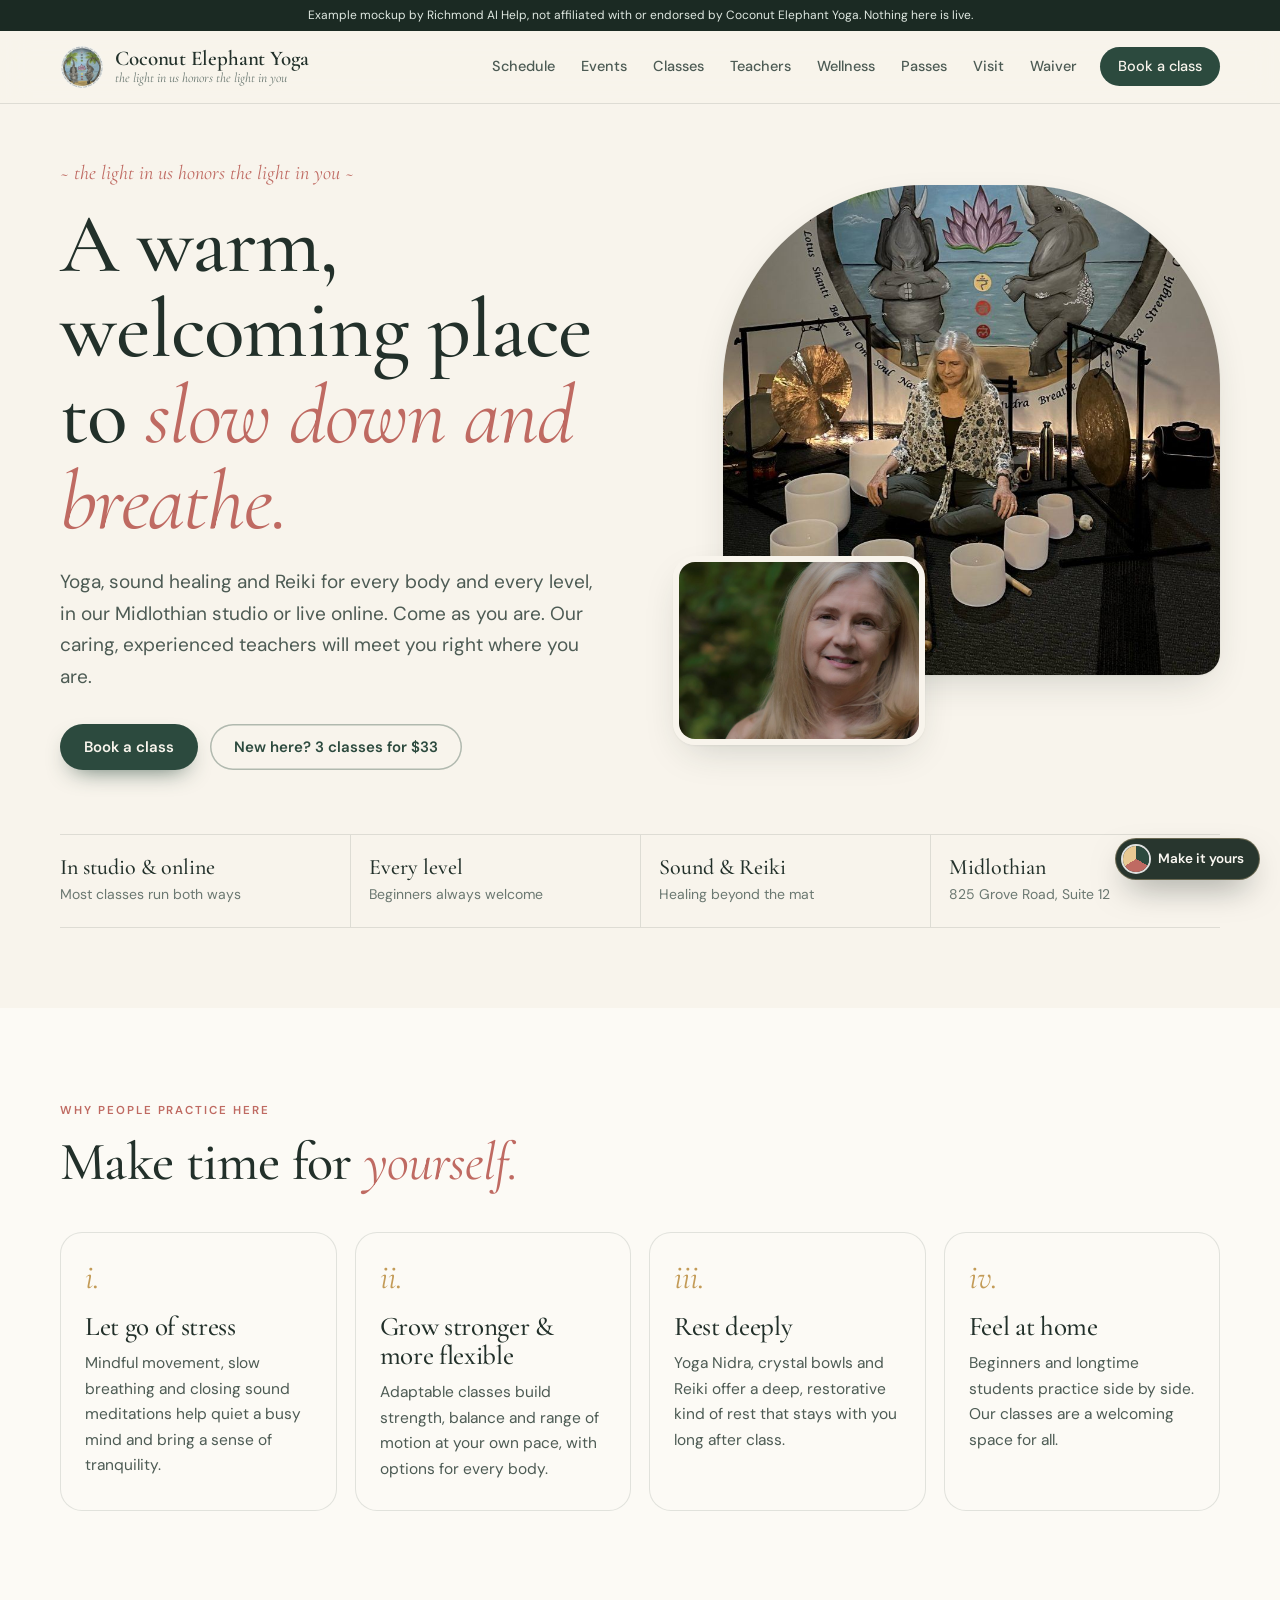
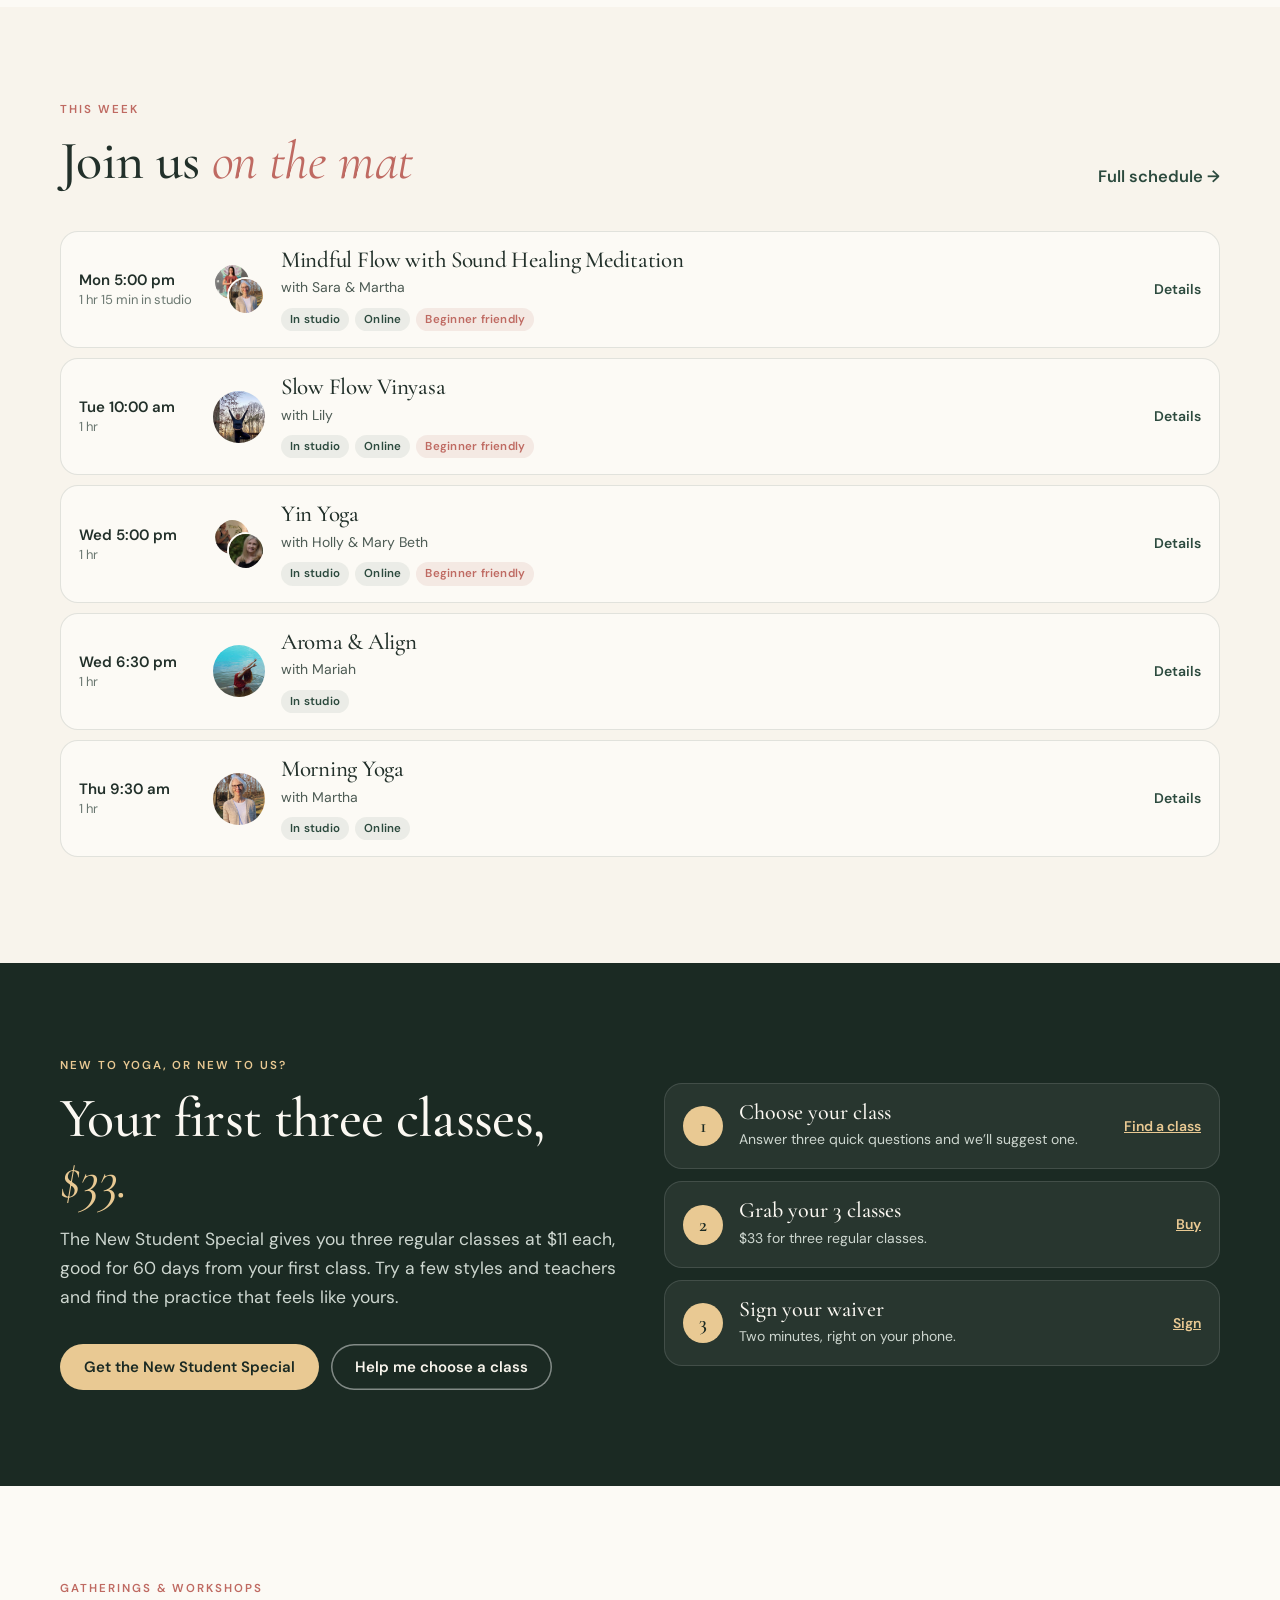
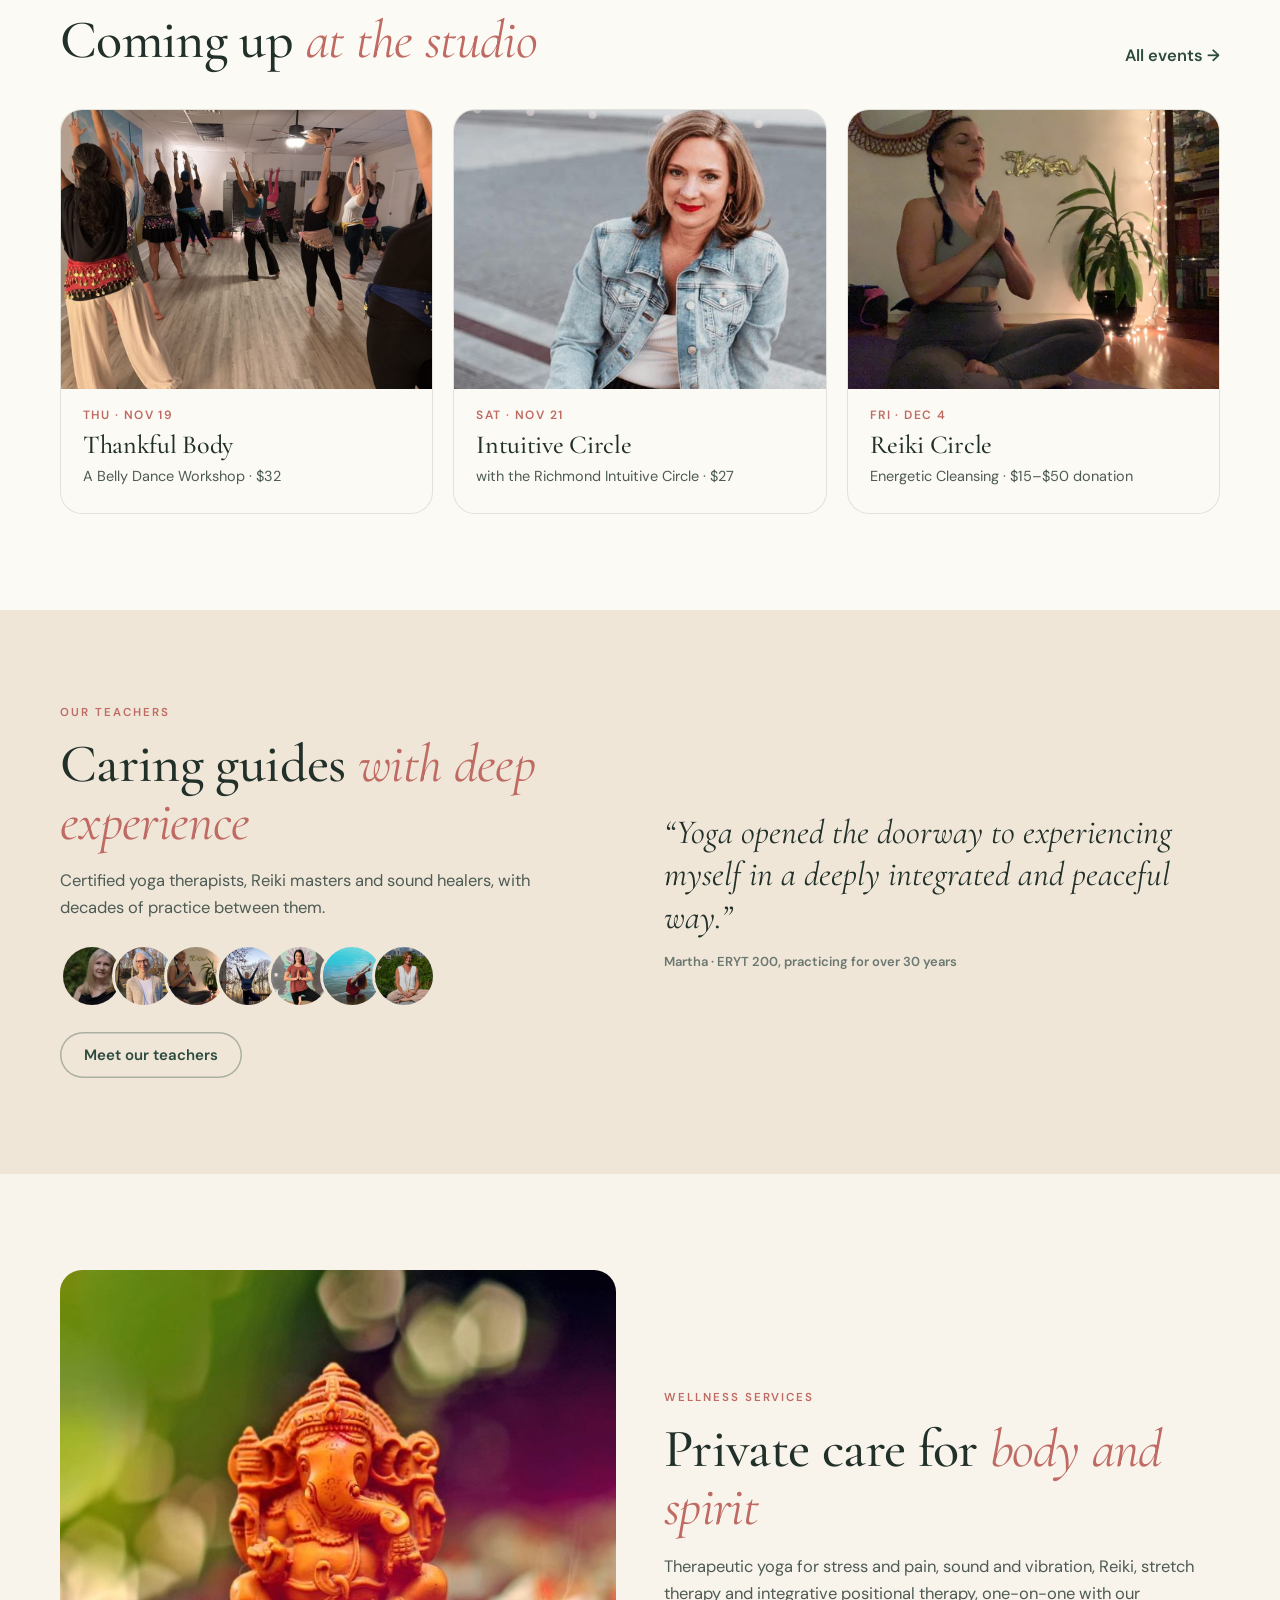
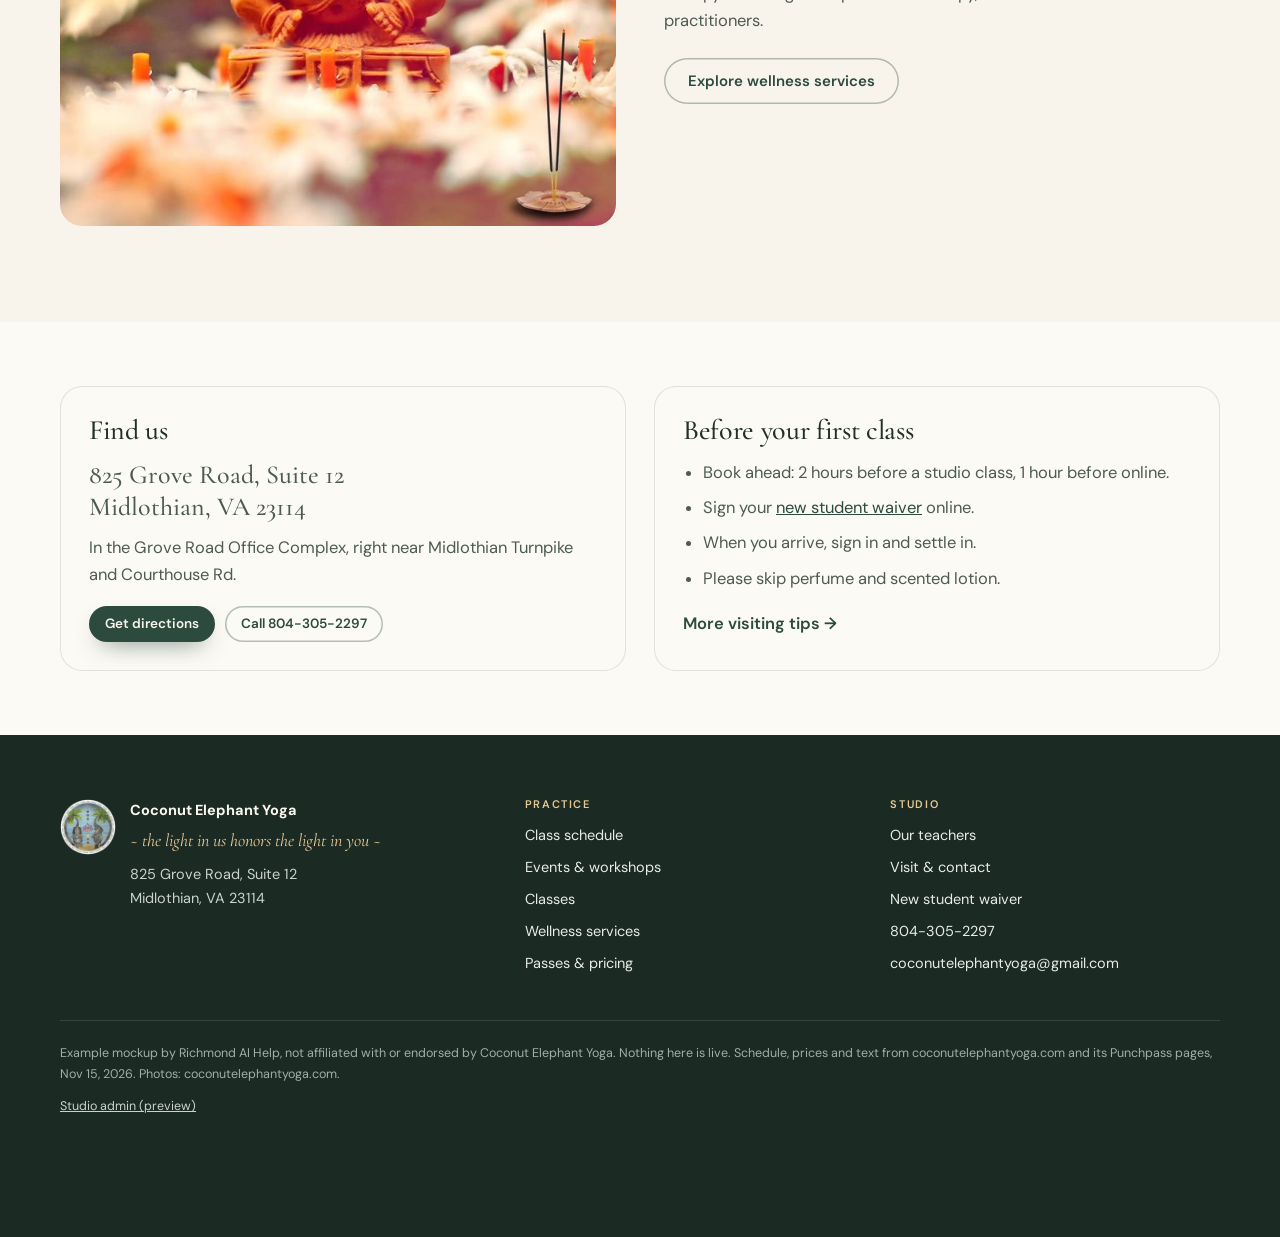
<file: index.html>
<!doctype html>
<html lang="en">
<head>
<meta charset="utf-8">
<script src="theme-boot.js"></script>
<meta name="viewport" content="width=device-width,initial-scale=1,viewport-fit=cover">
<meta name="robots" content="noindex,nofollow">
<meta name="theme-color" content="#f8f4ec">
<link rel="icon" href="img/logo.png">
<title>Coconut Elephant Yoga · Yoga, sound &amp; healing in Midlothian, VA</title>
<meta name="description" content="Yoga, sound healing and Reiki for every level in Midlothian, VA and online.">
<link rel="stylesheet" href="site.css">
<link rel="stylesheet" href="theme.css">
</head>
<body>
<p class="mock" role="note">Example mockup by Richmond AI Help, not affiliated with or endorsed by Coconut Elephant Yoga. Nothing here is live.</p>
<header class="hdr">
  <div class="wrap">
    <a class="brand" href="index.html"><img src="img/logo.png" alt="" width="44" height="44"><span><b>Coconut Elephant Yoga</b><i>the light in us honors the light in you</i></span></a>
    <a class="btn primary sm mbook" href="schedule.html">Book</a>
    <button class="menu-btn" type="button" aria-label="Menu" aria-expanded="false" aria-controls="hnav"><span></span></button>
    <nav class="hnav" id="hnav" aria-label="Main"><a href="schedule.html">Schedule</a><a href="events.html">Events</a><a href="classes.html">Classes</a><a href="teachers.html">Teachers</a><a href="wellness.html">Wellness</a><a href="passes.html">Passes</a><a href="visit.html">Visit</a><a href="waiver.html">Waiver</a><a class="btn" href="schedule.html">Book a class</a></nav>
  </div>
</header>
<main>

<section class="hero">
  <div class="wrap hero-in">
    <div class="rise">
      <p class="tagline">~ the light in us honors the light in you ~</p>
      <h1>A warm, welcoming place to <em>slow down and breathe.</em></h1>
      <p class="lede">Yoga, sound healing and Reiki for every body and every level, in our Midlothian studio or live online. Come as you are. Our caring, experienced teachers will meet you right where you are.</p>
      <div class="cta"><a class="btn primary" href="schedule.html">Book a class</a><a class="btn quiet" href="passes.html#new">New here? 3 classes for $33</a></div>
    </div>
    <div class="hero-art rise">
      <figure class="p1" style="margin:0"><img src="img/sound-bowls.jpg" alt="Mary Beth playing crystal singing bowls in the studio" width="1200" height="823"></figure>
      <figure class="p2" style="margin:0"><img src="img/ev-mb.jpg" alt="Mary Beth in the studio" width="1000" height="660" style="object-position:50% 25%"></figure>
    </div>
  </div>
  <div class="wrap hero-facts rise">
    <div><b>In studio &amp; online</b><span>Most classes run both ways</span></div>
    <div><b>Every level</b><span>Beginners always welcome</span></div>
    <div><b>Sound &amp; Reiki</b><span>Healing beyond the mat</span></div>
    <div><b>Midlothian</b><span>825 Grove Road, Suite 12</span></div>
  </div>
</section>

<section class="sec alt">
  <div class="wrap">
    <div class="sh"><div><p class="eyebrow">Why people practice here</p><h2>Make time for <em>yourself.</em></h2></div></div>
    <div class="ben">
      <article class="rise"><span class="n">i.</span><h3>Let go of stress</h3><p>Mindful movement, slow breathing and closing sound meditations help quiet a busy mind and bring a sense of tranquility.</p></article>
      <article class="rise"><span class="n">ii.</span><h3>Grow stronger &amp; more flexible</h3><p>Adaptable classes build strength, balance and range of motion at your own pace, with options for every body.</p></article>
      <article class="rise"><span class="n">iii.</span><h3>Rest deeply</h3><p>Yoga Nidra, crystal bowls and Reiki offer a deep, restorative kind of rest that stays with you long after class.</p></article>
      <article class="rise"><span class="n">iv.</span><h3>Feel at home</h3><p>Beginners and longtime students practice side by side. Our classes are a welcoming space for all.</p></article>
    </div>
  </div>
</section>

<section class="sec">
  <div class="wrap">
    <div class="sh"><div><p class="eyebrow">This week</p><h2>Join us <em>on the mat</em></h2></div><a class="more" href="schedule.html">Full schedule</a></div>
    <a class="crow" href="schedule.html#mf-mon"><span class="t">Mon 5:00 pm<small>1 hr 15 min in studio</small></span><span class="ph duo"><img src="img/t-sara.jpg" alt=""><img src="img/t-martha.jpg" alt=""></span><span><h3>Mindful Flow with Sound Healing Meditation</h3><p class="m">with Sara &amp; Martha</p><span class="chips"><span class="chip">In studio</span><span class="chip">Online</span><span class="chip on">Beginner friendly</span></span></span><span class="go">Details</span></a><a class="crow" href="schedule.html#sfv-tue"><span class="t">Tue 10:00 am<small>1 hr</small></span><span class="ph"><img src="img/t-lily.jpg" alt=""></span><span><h3>Slow Flow Vinyasa</h3><p class="m">with Lily</p><span class="chips"><span class="chip">In studio</span><span class="chip">Online</span><span class="chip on">Beginner friendly</span></span></span><span class="go">Details</span></a><a class="crow" href="schedule.html#yin-wed"><span class="t">Wed 5:00 pm<small>1 hr</small></span><span class="ph duo"><img src="img/t-holly.jpg" alt=""><img src="img/t-mb.jpg" alt=""></span><span><h3>Yin Yoga</h3><p class="m">with Holly &amp; Mary Beth</p><span class="chips"><span class="chip">In studio</span><span class="chip">Online</span><span class="chip on">Beginner friendly</span></span></span><span class="go">Details</span></a><a class="crow" href="schedule.html#aroma-wed"><span class="t">Wed 6:30 pm<small>1 hr</small></span><span class="ph"><img src="img/t-mariah.jpg" alt=""></span><span><h3>Aroma &amp; Align</h3><p class="m">with Mariah</p><span class="chips"><span class="chip">In studio</span></span></span><span class="go">Details</span></a><a class="crow" href="schedule.html#morning-thu"><span class="t">Thu 9:30 am<small>1 hr</small></span><span class="ph"><img src="img/t-martha.jpg" alt=""></span><span><h3>Morning Yoga</h3><p class="m">with Martha</p><span class="chips"><span class="chip">In studio</span><span class="chip">Online</span></span></span><span class="go">Details</span></a>
  </div>
</section>

<section class="sec deep">
  <div class="wrap newband">
    <div class="rise">
      <p class="eyebrow" style="color:var(--gold2)">New to yoga, or new to us?</p>
      <h2>Your first three classes, <em>$33.</em></h2>
      <p class="lede">The New Student Special gives you three regular classes at $11 each, good for 60 days from your first class. Try a few styles and teachers and find the practice that feels like yours.</p>
      <div class="cta"><a class="btn gold" href="https://coconutelephantyoga.punchpass.com/passes/49413" target="_blank" rel="noopener">Get the New Student Special</a><a class="btn ghost" href="schedule.html#finder">Help me choose a class</a></div>
    </div>
    <ol class="steps rise">
      <li><b>1</b><div><strong>Choose your class</strong><span>Answer three quick questions and we’ll suggest one.</span></div><a href="schedule.html#finder">Find a class</a></li>
      <li><b>2</b><div><strong>Grab your 3 classes</strong><span>$33 for three regular classes.</span></div><a href="https://coconutelephantyoga.punchpass.com/passes/49413" target="_blank" rel="noopener">Buy</a></li>
      <li><b>3</b><div><strong>Sign your waiver</strong><span>Two minutes, right on your phone.</span></div><a href="waiver.html">Sign</a></li>
    </ol>
  </div>
</section>

<section class="sec alt">
  <div class="wrap">
    <div class="sh"><div><p class="eyebrow">Gatherings &amp; workshops</p><h2>Coming up <em>at the studio</em></h2></div><a class="more" href="events.html">All events</a></div>
    <div class="egrid"><a class="ecard rise" href="events.html#belly"><div class="im"><img src="img/belly-dance.jpg" alt="" loading="lazy"></div><div class="tx"><p class="d">Thu · Nov 19</p><h3>Thankful Body</h3><p>A Belly Dance Workshop · $32</p></div></a><a class="ecard rise" href="events.html#intuitive"><div class="im"><img src="img/intuitive-circle.jpg" alt="" class="top" loading="lazy"></div><div class="tx"><p class="d">Sat · Nov 21</p><h3>Intuitive Circle</h3><p>with the Richmond Intuitive Circle · $27</p></div></a><a class="ecard rise" href="events.html#reiki"><div class="im"><img src="img/ev-holly.jpg" alt="" loading="lazy"></div><div class="tx"><p class="d">Fri · Dec 4</p><h3>Reiki Circle</h3><p>Energetic Cleansing · $15–$50 donation</p></div></a></div>
  </div>
</section>

<section class="sec sand">
  <div class="wrap tteaser">
    <div class="rise">
      <p class="eyebrow">Our teachers</p>
      <h2 style="font-size:clamp(34px,4.6vw,54px)">Caring guides <em>with deep experience</em></h2>
      <p style="color:var(--ink2);margin:16px 0 22px;max-width:480px">Certified yoga therapists, Reiki masters and sound healers, with decades of practice between them.</p>
      <div class="faces"><img src="img/t-mb.jpg" alt="Mary Beth" loading="lazy"><img src="img/t-martha.jpg" alt="Martha" loading="lazy"><img src="img/t-holly.jpg" alt="Holly" loading="lazy"><img src="img/t-lily.jpg" alt="Lily" loading="lazy"><img src="img/t-sara.jpg" alt="Sara" loading="lazy"><img src="img/t-mariah.jpg" alt="Mariah" loading="lazy"><img src="img/t-heather.jpg" alt="Heather" loading="lazy"></div>
      <p style="margin-top:24px"><a class="btn quiet" href="teachers.html">Meet our teachers</a></p>
    </div>
    <div class="rise"><blockquote>“Yoga opened the doorway to experiencing myself in a deeply integrated and peaceful way.”<cite>Martha · ERYT 200, practicing for over 30 years</cite></blockquote></div>
  </div>
</section>

<section class="sec">
  <div class="wrap split">
    <figure class="rise"><img src="img/yoga-nidra.jpg" alt="" loading="lazy" style="aspect-ratio:1/1"></figure>
    <div class="rise">
      <p class="eyebrow">Wellness services</p>
      <h2 style="font-size:clamp(34px,4.6vw,54px)">Private care for <em>body and spirit</em></h2>
      <p style="color:var(--ink2);margin:16px 0 24px">Therapeutic yoga for stress and pain, sound and vibration, Reiki, stretch therapy and integrative positional therapy, one-on-one with our practitioners.</p>
      <a class="btn quiet" href="wellness.html">Explore wellness services</a>
    </div>
  </div>
</section>

<section class="sec tight alt">
  <div class="wrap visit">
    <div class="vcard"><h3>Find us</h3><p class="addr">825 Grove Road, Suite 12<br>Midlothian, VA 23114</p><p>In the Grove Road Office Complex, right near Midlothian Turnpike and Courthouse Rd.</p><div class="acts"><a class="btn primary sm" href="https://www.google.com/maps/search/?api=1&query=825+Grove+Road+Suite+12+Midlothian+VA+23114" target="_blank" rel="noopener">Get directions</a><a class="btn quiet sm" href="tel:+18043052297">Call 804-305-2297</a></div></div>
    <div class="vcard"><h3>Before your first class</h3><ul><li>Book ahead: 2 hours before a studio class, 1 hour before online.</li><li>Sign your <a href="waiver.html">new student waiver</a> online.</li><li>When you arrive, sign in and settle in.</li><li>Please skip perfume and scented lotion.</li></ul><div class="acts"><a class="more" href="visit.html">More visiting tips</a></div></div>
  </div>
</section>

</main>
<footer class="foot">
  <div class="wrap">
    <div class="fb"><img src="img/logo.png" alt="" width="56" height="56"><div><b>Coconut Elephant Yoga</b><p class="tl">~ the light in us honors the light in you ~</p><p style="margin-top:10px">825 Grove Road, Suite 12<br>Midlothian, VA 23114</p></div></div>
    <div><h4>Practice</h4><ul><li><a href="schedule.html">Class schedule</a></li><li><a href="events.html">Events &amp; workshops</a></li><li><a href="classes.html">Classes</a></li><li><a href="wellness.html">Wellness services</a></li><li><a href="passes.html">Passes &amp; pricing</a></li></ul></div>
    <div><h4>Studio</h4><ul><li><a href="teachers.html">Our teachers</a></li><li><a href="visit.html">Visit &amp; contact</a></li><li><a href="waiver.html">New student waiver</a></li><li><a href="tel:+18043052297">804-305-2297</a></li><li><a href="mailto:coconutelephantyoga@gmail.com">coconutelephantyoga@gmail.com</a></li></ul></div>
    <div class="fine"><span>Example mockup by Richmond AI Help, not affiliated with or endorsed by Coconut Elephant Yoga. Nothing here is live. Schedule, prices and text from coconutelephantyoga.com and its Punchpass pages, Nov 15, 2026. Photos: coconutelephantyoga.com.</span><a href="admin.html">Studio admin (preview)</a></div>
  </div>
</footer>

<script src="site.js"></script>
<script src="theme.js"></script>
</body>
</html>
</file>
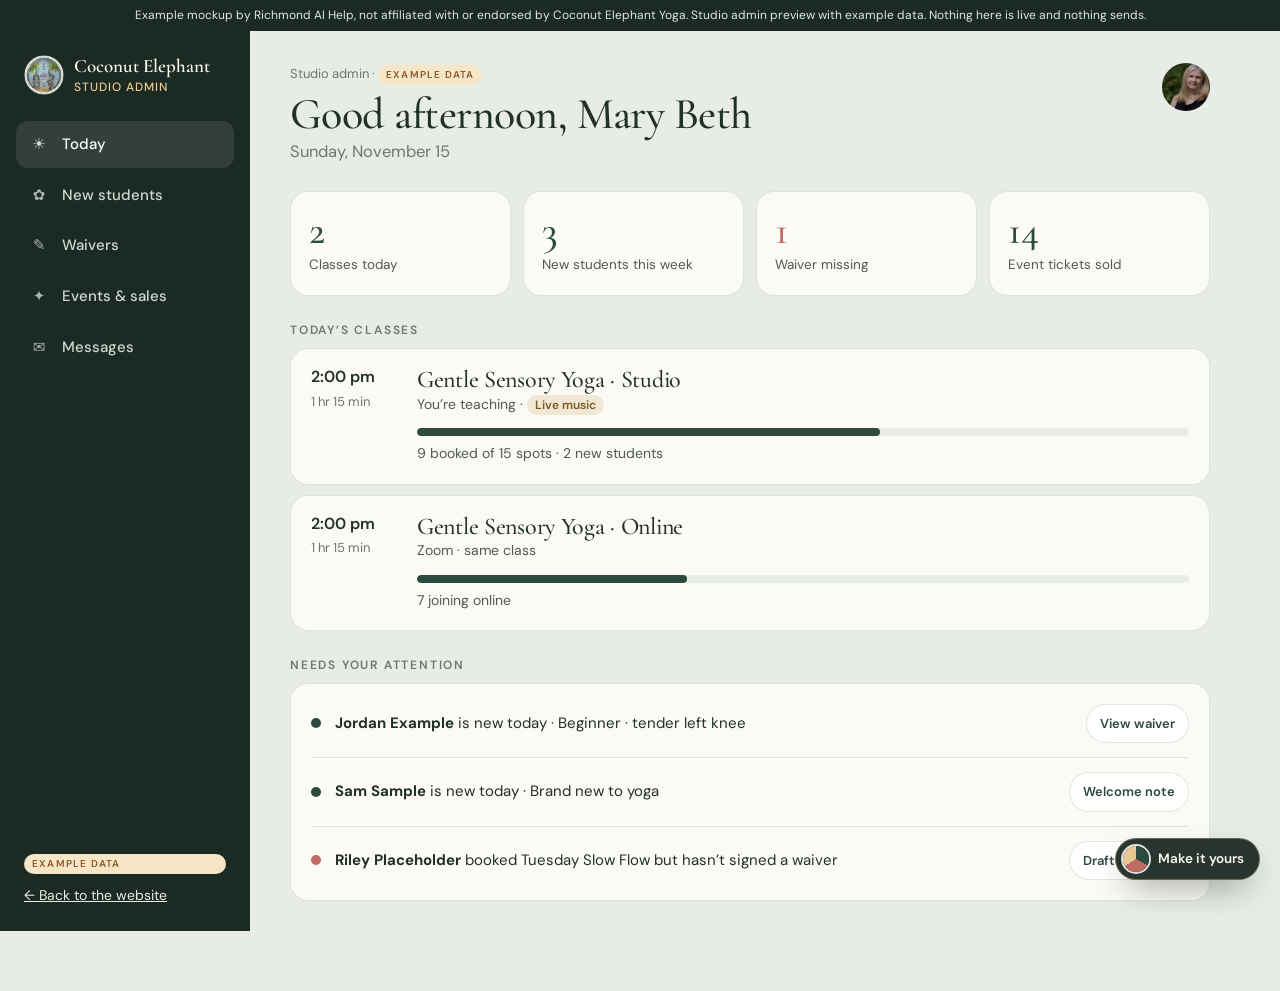
<file: admin.html>
<!doctype html>
<html lang="en">
<head>
<meta charset="utf-8">
<script src="theme-boot.js"></script>
<meta name="viewport" content="width=device-width,initial-scale=1,viewport-fit=cover">
<meta name="robots" content="noindex,nofollow">
<link rel="icon" href="img/logo.png">
<title>Studio admin (example data) · Coconut Elephant Yoga</title>
<link rel="stylesheet" href="site.css">
<link rel="stylesheet" href="admin.css">
<link rel="stylesheet" href="theme.css">
</head>
<body class="adm">
<p class="mock" role="note">Example mockup by Richmond AI Help, not affiliated with or endorsed by Coconut Elephant Yoga. Studio admin preview with example data. Nothing here is live and nothing sends.</p>
<div class="app">
  <aside class="side">
    <a class="sbrand" href="index.html"><img src="img/logo.png" alt="" width="40" height="40"><span><b>Coconut Elephant</b><i>Studio admin</i></span></a>
    <nav class="snav" role="tablist" aria-label="Admin sections">
      <button type="button" role="tab" data-tab="today" aria-selected="true"><span>☀</span>Today</button>
      <button type="button" role="tab" data-tab="students" aria-selected="false"><span>✿</span>New students</button>
      <button type="button" role="tab" data-tab="waivers" aria-selected="false"><span>✎</span>Waivers</button>
      <button type="button" role="tab" data-tab="events" aria-selected="false"><span>✦</span>Events &amp; sales</button>
      <button type="button" role="tab" data-tab="messages" aria-selected="false"><span>✉</span>Messages</button>
    </nav>
    <div class="sfoot"><span class="exdata">Example data</span><a href="index.html">← Back to the website</a></div>
  </aside>
  <main class="main">
    <header class="mtop">
      <div><p class="crumb">Studio admin · <span class="exdata">Example data</span></p><h1 id="mh">Good afternoon, Mary Beth</h1><p class="msub" id="ms">Sunday, November 15</p></div>
      <img class="me" src="img/t-mb.jpg" alt="Mary Beth" width="48" height="48">
    </header>

    <section data-pane="today">
      <div class="kpis">
        <div class="kpi"><b>2</b><span>Classes today</span></div>
        <div class="kpi"><b>3</b><span>New students this week</span></div>
        <div class="kpi warn"><b>1</b><span>Waiver missing</span></div>
        <div class="kpi"><b>14</b><span>Event tickets sold</span></div>
      </div>
      <h2 class="ph2">Today’s classes</h2>
      <div class="card cls">
        <div class="clt"><b>2:00 pm</b><span>1 hr 15 min</span></div>
        <div class="cli"><h3>Gentle Sensory Yoga · Studio</h3><p>You’re teaching · <span class="tag">Live music</span></p>
          <div class="bar"><i style="width:60%"></i></div><p class="sm">9 booked of 15 spots · 2 new students</p></div>
      </div>
      <div class="card cls">
        <div class="clt"><b>2:00 pm</b><span>1 hr 15 min</span></div>
        <div class="cli"><h3>Gentle Sensory Yoga · Online</h3><p>Zoom · same class</p>
          <div class="bar"><i style="width:35%"></i></div><p class="sm">7 joining online</p></div>
      </div>
      <h2 class="ph2">Needs your attention</h2>
      <div class="card list">
        <div class="li"><span class="dot new"></span><div><b>Jordan Example</b> is new today · Beginner · tender left knee</div><button type="button" class="mini" data-goto="waivers" data-w="0">View waiver</button></div>
        <div class="li"><span class="dot new"></span><div><b>Sam Sample</b> is new today · Brand new to yoga</div><button type="button" class="mini" data-goto="students">Welcome note</button></div>
        <div class="li"><span class="dot warn"></span><div><b>Riley Placeholder</b> booked Tuesday Slow Flow but hasn’t signed a waiver</div><button type="button" class="mini" data-goto="messages" data-msg="remind">Draft reminder</button></div>
      </div>
    </section>

    <section data-pane="students" hidden>
      <h2 class="ph2">New students</h2>
      <div class="card list" id="stu"></div>
      <div class="card draft" id="welcome" hidden>
        <p class="lab">Welcome note draft · <span class="exdata">Nothing sends</span></p>
        <textarea id="wtxt" rows="6"></textarea>
        <div class="row"><button type="button" class="btn primary sm" id="wcopy">Copy text</button><button type="button" class="btn quiet sm" id="wclose">Close</button><span class="ok" id="wok" hidden>Copied</span></div>
      </div>
    </section>

    <section data-pane="waivers" hidden>
      <h2 class="ph2">Signed waivers</h2>
      <div class="card list" id="wl"></div>
    </section>

    <section data-pane="events" hidden>
      <h2 class="ph2">Events &amp; ticket sales <span class="exdata">Example counts</span></h2>
      <div id="evs"></div>
    </section>

    <section data-pane="messages" hidden>
      <h2 class="ph2">Announcement or reminder</h2>
      <div class="card draft">
        <div class="seg2" id="tpl"><button type="button" data-t="announce" aria-pressed="true">Studio announcement</button><button type="button" data-t="remind" aria-pressed="false">Waiver reminder</button><button type="button" data-t="event" aria-pressed="false">Event promo</button></div>
        <label class="lab" for="to">To</label><input id="to" value="All students (example list)">
        <label class="lab" for="msg">Message</label><textarea id="msg" rows="7"></textarea>
        <div class="row"><button type="button" class="btn primary sm" disabled title="Example only">Send</button><span class="sm">Draft only · example data · nothing sends</span></div>
      </div>
    </section>
    <p class="backlink"><a href="index.html">← Back to the website</a></p>
  </main>
</div>
<div class="sheet" id="wsheet" hidden role="dialog" aria-modal="true" aria-labelledby="wsh"><div class="sheet-in" id="wsIn"></div></div>
<script src="admin.js"></script>
<script src="theme.js"></script>
</body>
</html>
</file>
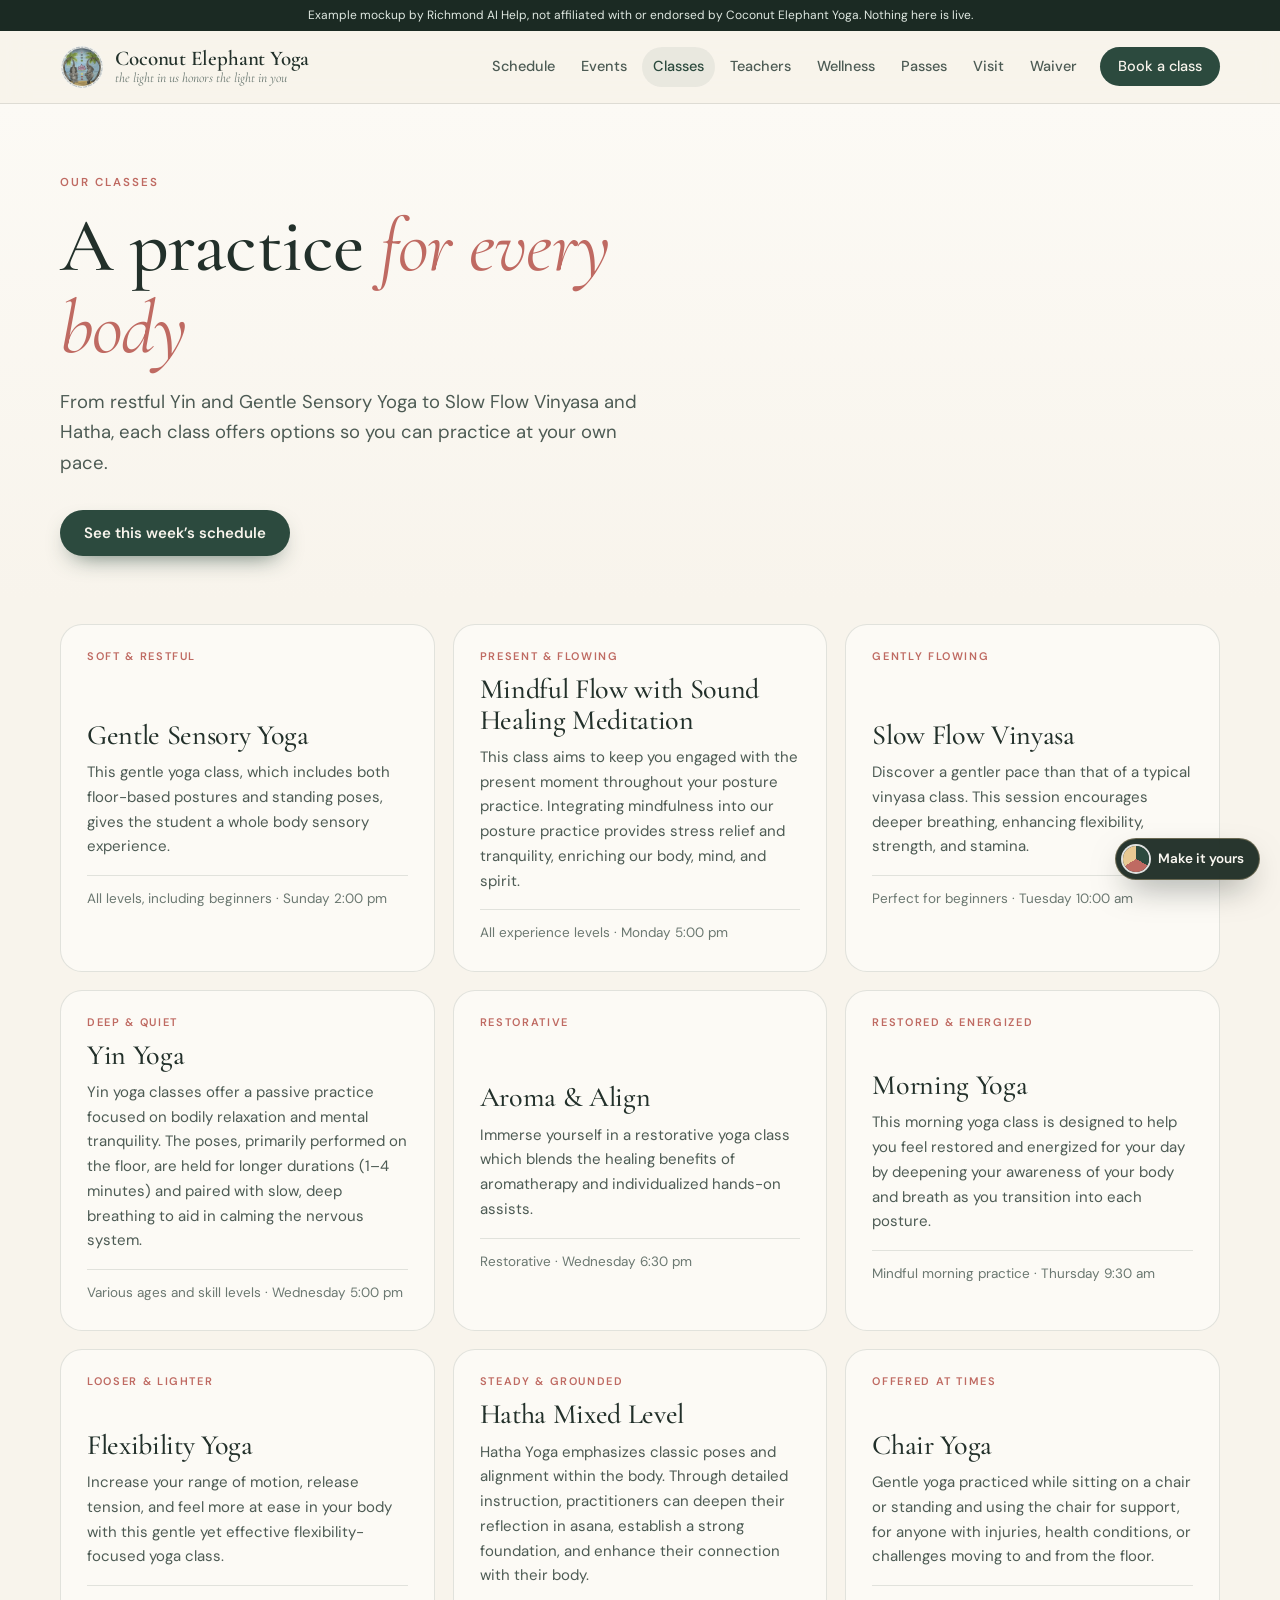
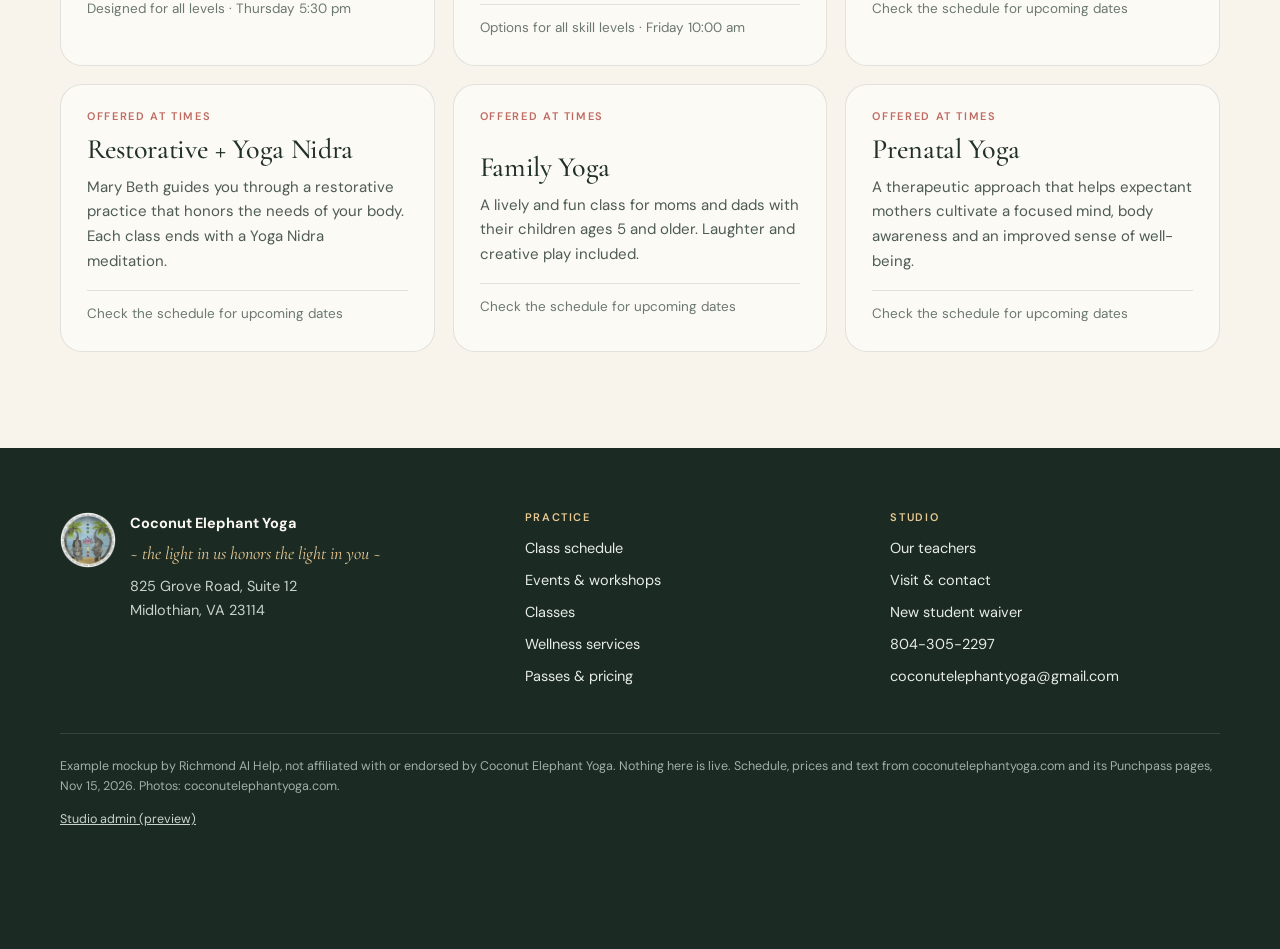
<file: classes.html>
<!doctype html>
<html lang="en">
<head>
<meta charset="utf-8">
<script src="theme-boot.js"></script>
<meta name="viewport" content="width=device-width,initial-scale=1,viewport-fit=cover">
<meta name="robots" content="noindex,nofollow">
<meta name="theme-color" content="#f8f4ec">
<link rel="icon" href="img/logo.png">
<title>Classes · Coconut Elephant Yoga</title>
<meta name="description" content="Yoga class styles at Coconut Elephant Yoga.">
<link rel="stylesheet" href="site.css">
<link rel="stylesheet" href="theme.css">
</head>
<body>
<p class="mock" role="note">Example mockup by Richmond AI Help, not affiliated with or endorsed by Coconut Elephant Yoga. Nothing here is live.</p>
<header class="hdr">
  <div class="wrap">
    <a class="brand" href="index.html"><img src="img/logo.png" alt="" width="44" height="44"><span><b>Coconut Elephant Yoga</b><i>the light in us honors the light in you</i></span></a>
    <a class="btn primary sm mbook" href="schedule.html">Book</a>
    <button class="menu-btn" type="button" aria-label="Menu" aria-expanded="false" aria-controls="hnav"><span></span></button>
    <nav class="hnav" id="hnav" aria-label="Main"><a href="schedule.html">Schedule</a><a href="events.html">Events</a><a href="classes.html" aria-current="page">Classes</a><a href="teachers.html">Teachers</a><a href="wellness.html">Wellness</a><a href="passes.html">Passes</a><a href="visit.html">Visit</a><a href="waiver.html">Waiver</a><a class="btn" href="schedule.html">Book a class</a></nav>
  </div>
</header>
<main>

<section class="phero"><div class="wrap"><p class="eyebrow">Our classes</p><h1>A practice <em>for every body</em></h1><p class="lede">From restful Yin and Gentle Sensory Yoga to Slow Flow Vinyasa and Hatha, each class offers options so you can practice at your own pace.</p><div class="cta"><a class="btn primary" href="schedule.html">See this week’s schedule</a></div></div></section>
<section class="sec" style="padding-top:24px"><div class="wrap"><div class="cgrid"><article class="ccard rise" id="gsy"><p class="k">Soft &amp; restful</p><h3>Gentle Sensory Yoga</h3><p>This gentle yoga class, which includes both floor-based postures and standing poses, gives the student a whole body sensory experience.</p><p class="when">All levels, including beginners · Sunday 2:00 pm</p></article><article class="ccard rise" id="mf"><p class="k">Present &amp; flowing</p><h3>Mindful Flow with Sound Healing Meditation</h3><p>This class aims to keep you engaged with the present moment throughout your posture practice. Integrating mindfulness into our posture practice provides stress relief and tranquility, enriching our body, mind, and spirit.</p><p class="when">All experience levels · Monday 5:00 pm</p></article><article class="ccard rise" id="sfv"><p class="k">Gently flowing</p><h3>Slow Flow Vinyasa</h3><p>Discover a gentler pace than that of a typical vinyasa class. This session encourages deeper breathing, enhancing flexibility, strength, and stamina.</p><p class="when">Perfect for beginners · Tuesday 10:00 am</p></article><article class="ccard rise" id="yin"><p class="k">Deep &amp; quiet</p><h3>Yin Yoga</h3><p>Yin yoga classes offer a passive practice focused on bodily relaxation and mental tranquility. The poses, primarily performed on the floor, are held for longer durations (1–4 minutes) and paired with slow, deep breathing to aid in calming the nervous system.</p><p class="when">Various ages and skill levels · Wednesday 5:00 pm</p></article><article class="ccard rise" id="aroma"><p class="k">Restorative</p><h3>Aroma &amp; Align</h3><p>Immerse yourself in a restorative yoga class which blends the healing benefits of aromatherapy and individualized hands-on assists.</p><p class="when">Restorative · Wednesday 6:30 pm</p></article><article class="ccard rise" id="morning"><p class="k">Restored &amp; energized</p><h3>Morning Yoga</h3><p>This morning yoga class is designed to help you feel restored and energized for your day by deepening your awareness of your body and breath as you transition into each posture.</p><p class="when">Mindful morning practice · Thursday 9:30 am</p></article><article class="ccard rise" id="flex"><p class="k">Looser &amp; lighter</p><h3>Flexibility Yoga</h3><p>Increase your range of motion, release tension, and feel more at ease in your body with this gentle yet effective flexibility-focused yoga class.</p><p class="when">Designed for all levels · Thursday 5:30 pm</p></article><article class="ccard rise" id="hatha"><p class="k">Steady &amp; grounded</p><h3>Hatha Mixed Level</h3><p>Hatha Yoga emphasizes classic poses and alignment within the body. Through detailed instruction, practitioners can deepen their reflection in asana, establish a strong foundation, and enhance their connection with their body.</p><p class="when">Options for all skill levels · Friday 10:00 am</p></article><article class="ccard rise"><p class="k">Offered at times</p><h3>Chair Yoga</h3><p>Gentle yoga practiced while sitting on a chair or standing and using the chair for support, for anyone with injuries, health conditions, or challenges moving to and from the floor.</p><p class="when">Check the schedule for upcoming dates</p></article><article class="ccard rise"><p class="k">Offered at times</p><h3>Restorative + Yoga Nidra</h3><p>Mary Beth guides you through a restorative practice that honors the needs of your body. Each class ends with a Yoga Nidra meditation.</p><p class="when">Check the schedule for upcoming dates</p></article><article class="ccard rise"><p class="k">Offered at times</p><h3>Family Yoga</h3><p>A lively and fun class for moms and dads with their children ages 5 and older. Laughter and creative play included.</p><p class="when">Check the schedule for upcoming dates</p></article><article class="ccard rise"><p class="k">Offered at times</p><h3>Prenatal Yoga</h3><p>A therapeutic approach that helps expectant mothers cultivate a focused mind, body awareness and an improved sense of well-being.</p><p class="when">Check the schedule for upcoming dates</p></article></div></div></section>

</main>
<footer class="foot">
  <div class="wrap">
    <div class="fb"><img src="img/logo.png" alt="" width="56" height="56"><div><b>Coconut Elephant Yoga</b><p class="tl">~ the light in us honors the light in you ~</p><p style="margin-top:10px">825 Grove Road, Suite 12<br>Midlothian, VA 23114</p></div></div>
    <div><h4>Practice</h4><ul><li><a href="schedule.html">Class schedule</a></li><li><a href="events.html">Events &amp; workshops</a></li><li><a href="classes.html">Classes</a></li><li><a href="wellness.html">Wellness services</a></li><li><a href="passes.html">Passes &amp; pricing</a></li></ul></div>
    <div><h4>Studio</h4><ul><li><a href="teachers.html">Our teachers</a></li><li><a href="visit.html">Visit &amp; contact</a></li><li><a href="waiver.html">New student waiver</a></li><li><a href="tel:+18043052297">804-305-2297</a></li><li><a href="mailto:coconutelephantyoga@gmail.com">coconutelephantyoga@gmail.com</a></li></ul></div>
    <div class="fine"><span>Example mockup by Richmond AI Help, not affiliated with or endorsed by Coconut Elephant Yoga. Nothing here is live. Schedule, prices and text from coconutelephantyoga.com and its Punchpass pages, Nov 15, 2026. Photos: coconutelephantyoga.com.</span><a href="admin.html">Studio admin (preview)</a></div>
  </div>
</footer>

<script src="site.js"></script>
<script src="theme.js"></script>
</body>
</html>
</file>
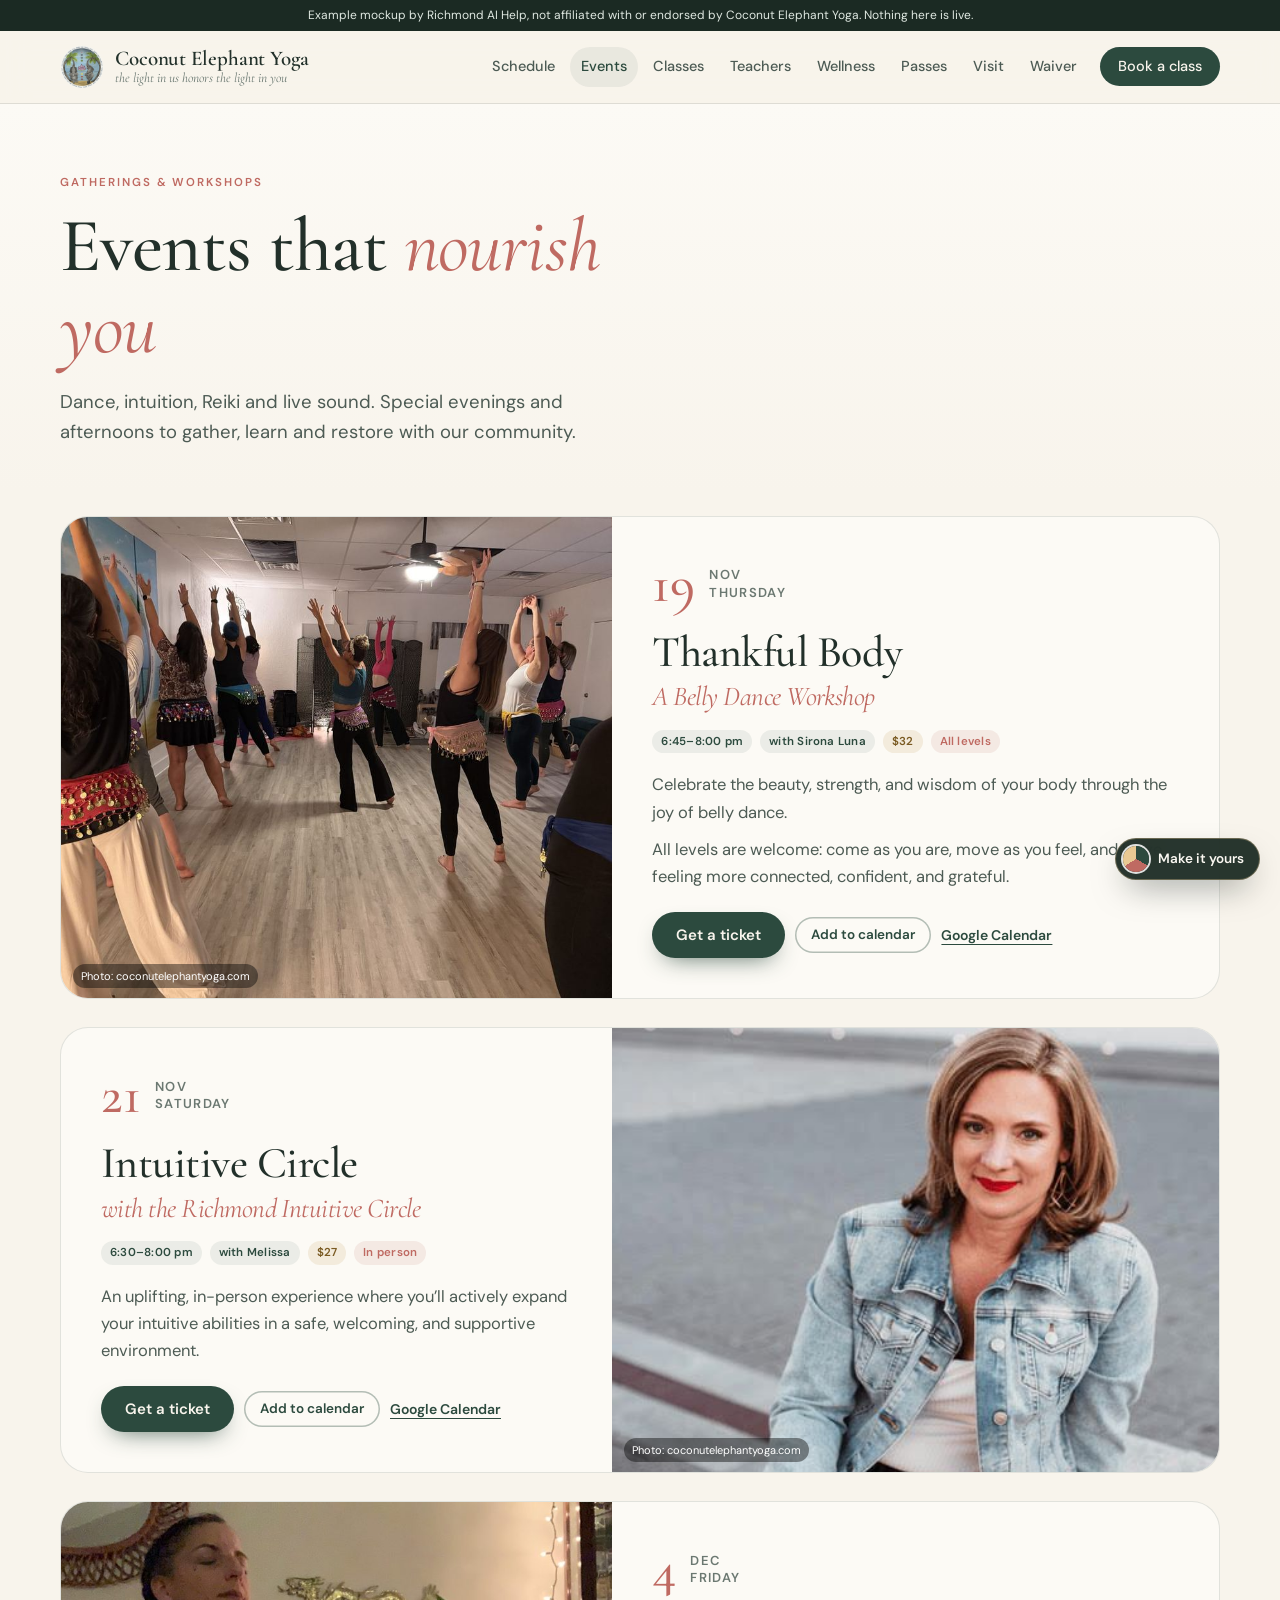
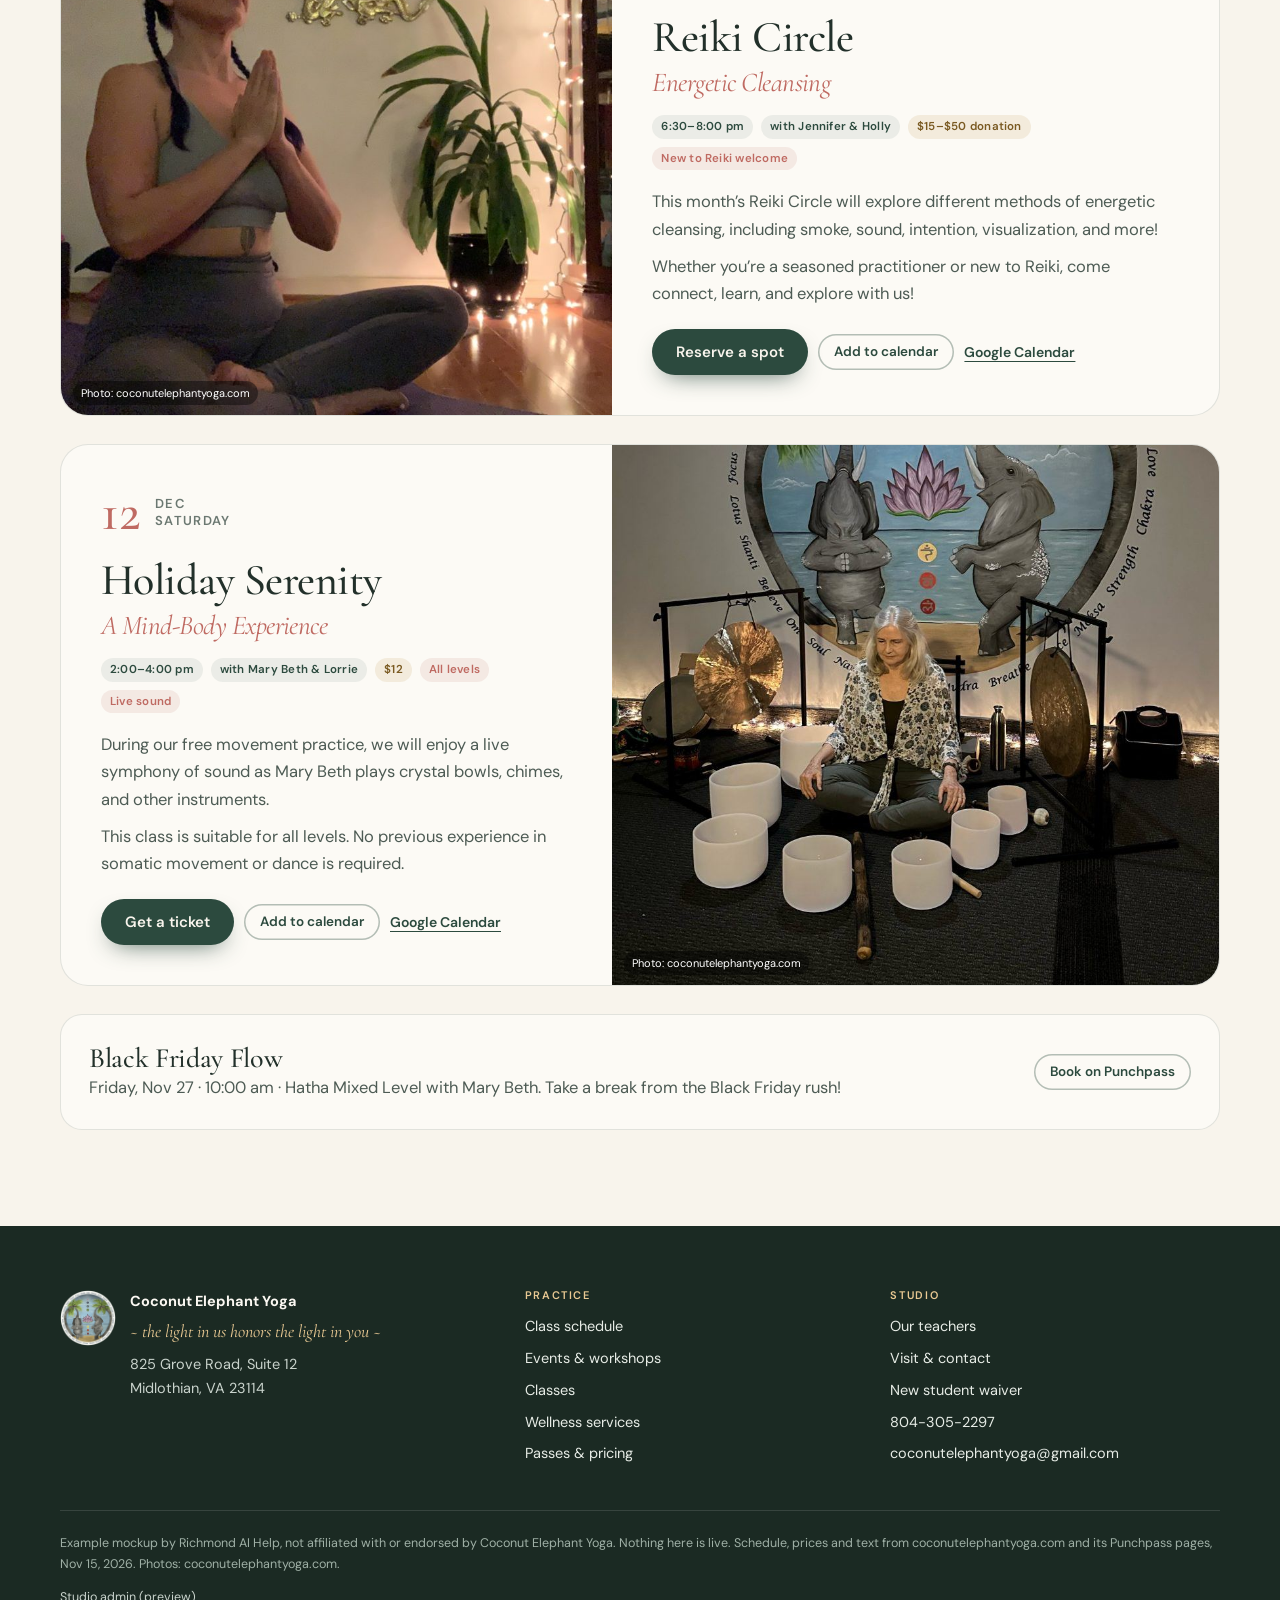
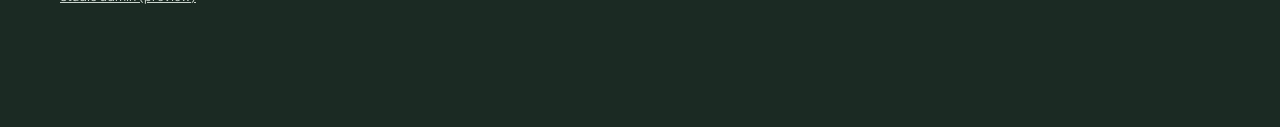
<file: events.html>
<!doctype html>
<html lang="en">
<head>
<meta charset="utf-8">
<script src="theme-boot.js"></script>
<meta name="viewport" content="width=device-width,initial-scale=1,viewport-fit=cover">
<meta name="robots" content="noindex,nofollow">
<meta name="theme-color" content="#f8f4ec">
<link rel="icon" href="img/logo.png">
<title>Events &amp; workshops · Coconut Elephant Yoga</title>
<meta name="description" content="Upcoming workshops, circles and sound experiences.">
<link rel="stylesheet" href="site.css">
<link rel="stylesheet" href="theme.css">
</head>
<body>
<p class="mock" role="note">Example mockup by Richmond AI Help, not affiliated with or endorsed by Coconut Elephant Yoga. Nothing here is live.</p>
<header class="hdr">
  <div class="wrap">
    <a class="brand" href="index.html"><img src="img/logo.png" alt="" width="44" height="44"><span><b>Coconut Elephant Yoga</b><i>the light in us honors the light in you</i></span></a>
    <a class="btn primary sm mbook" href="schedule.html">Book</a>
    <button class="menu-btn" type="button" aria-label="Menu" aria-expanded="false" aria-controls="hnav"><span></span></button>
    <nav class="hnav" id="hnav" aria-label="Main"><a href="schedule.html">Schedule</a><a href="events.html" aria-current="page">Events</a><a href="classes.html">Classes</a><a href="teachers.html">Teachers</a><a href="wellness.html">Wellness</a><a href="passes.html">Passes</a><a href="visit.html">Visit</a><a href="waiver.html">Waiver</a><a class="btn" href="schedule.html">Book a class</a></nav>
  </div>
</header>
<main>

<section class="phero"><div class="wrap"><p class="eyebrow">Gatherings &amp; workshops</p><h1>Events that <em>nourish you</em></h1><p class="lede">Dance, intuition, Reiki and live sound. Special evenings and afternoons to gather, learn and restore with our community.</p></div></section>
<section class="sec" style="padding-top:24px"><div class="wrap"><div class="evl"><article class="ev rise" id="belly"><figure class="ev-ph"><img src="img/belly-dance.jpg" alt="" loading="lazy"><figcaption>Photo: coconutelephantyoga.com</figcaption></figure><div class="ev-tx"><p class="ev-date"><b>19</b><span>Nov<br>Thursday</span></p><h2>Thankful Body<em>A Belly Dance Workshop</em></h2><div class="meta"><span class="chip">6:45–8:00 pm</span><span class="chip">with Sirona Luna</span><span class="chip gold">$32</span><span class="chip on">All levels</span></div><div class="desc"><p>Celebrate the beauty, strength, and wisdom of your body through the joy of belly dance.</p><p>All levels are welcome: come as you are, move as you feel, and leave feeling more connected, confident, and grateful.</p></div><div class="acts"><a class="btn primary" href="https://coconutelephantyoga.punchpass.com/classes/21199371" target="_blank" rel="noopener">Get a ticket</a><a class="btn quiet sm" href="#" data-ics="belly">Add to calendar</a><a class="lnk" href="https://calendar.google.com/calendar/render?action=TEMPLATE&amp;text=Thankful%20Body%20%C2%B7%20Coconut%20Elephant%20Yoga&amp;dates=20261119T184500/20261119T200000&amp;ctz=America/New_York&amp;location=825%20Grove%20Road%2C%20Suite%2012%2C%20Midlothian%2C%20VA%2023114&amp;details=With%20Sirona%20Luna.%20Tickets%3A%20https%3A//coconutelephantyoga.punchpass.com/classes/21199371" target="_blank" rel="noopener">Google Calendar</a></div></div></article><article class="ev rise" id="intuitive"><figure class="ev-ph"><img src="img/intuitive-circle.jpg" alt="" class="top" loading="lazy"><figcaption>Photo: coconutelephantyoga.com</figcaption></figure><div class="ev-tx"><p class="ev-date"><b>21</b><span>Nov<br>Saturday</span></p><h2>Intuitive Circle<em>with the Richmond Intuitive Circle</em></h2><div class="meta"><span class="chip">6:30–8:00 pm</span><span class="chip">with Melissa</span><span class="chip gold">$27</span><span class="chip on">In person</span></div><div class="desc"><p>An uplifting, in-person experience where you’ll actively expand your intuitive abilities in a safe, welcoming, and supportive environment.</p></div><div class="acts"><a class="btn primary" href="https://coconutelephantyoga.punchpass.com/classes/21199488" target="_blank" rel="noopener">Get a ticket</a><a class="btn quiet sm" href="#" data-ics="intuitive">Add to calendar</a><a class="lnk" href="https://calendar.google.com/calendar/render?action=TEMPLATE&amp;text=Intuitive%20Circle%20%C2%B7%20Coconut%20Elephant%20Yoga&amp;dates=20261121T183000/20261121T200000&amp;ctz=America/New_York&amp;location=825%20Grove%20Road%2C%20Suite%2012%2C%20Midlothian%2C%20VA%2023114&amp;details=With%20Melissa.%20Tickets%3A%20https%3A//coconutelephantyoga.punchpass.com/classes/21199488" target="_blank" rel="noopener">Google Calendar</a></div></div></article><article class="ev rise" id="reiki"><figure class="ev-ph"><img src="img/ev-holly.jpg" alt="" loading="lazy"><figcaption>Photo: coconutelephantyoga.com</figcaption></figure><div class="ev-tx"><p class="ev-date"><b>4</b><span>Dec<br>Friday</span></p><h2>Reiki Circle<em>Energetic Cleansing</em></h2><div class="meta"><span class="chip">6:30–8:00 pm</span><span class="chip">with Jennifer &amp; Holly</span><span class="chip gold">$15–$50 donation</span><span class="chip on">New to Reiki welcome</span></div><div class="desc"><p>This month’s Reiki Circle will explore different methods of energetic cleansing, including smoke, sound, intention, visualization, and more!</p><p>Whether you’re a seasoned practitioner or new to Reiki, come connect, learn, and explore with us!</p></div><div class="acts"><a class="btn primary" href="https://coconutelephantyoga.punchpass.com/classes/21199122" target="_blank" rel="noopener">Reserve a spot</a><a class="btn quiet sm" href="#" data-ics="reiki">Add to calendar</a><a class="lnk" href="https://calendar.google.com/calendar/render?action=TEMPLATE&amp;text=Reiki%20Circle%20%C2%B7%20Coconut%20Elephant%20Yoga&amp;dates=20261204T183000/20261204T200000&amp;ctz=America/New_York&amp;location=825%20Grove%20Road%2C%20Suite%2012%2C%20Midlothian%2C%20VA%2023114&amp;details=With%20Jennifer%20%26%20Holly.%20Tickets%3A%20https%3A//coconutelephantyoga.punchpass.com/classes/21199122" target="_blank" rel="noopener">Google Calendar</a></div></div></article><article class="ev rise" id="holiday"><figure class="ev-ph"><img src="img/sound-bowls.jpg" alt="" loading="lazy"><figcaption>Photo: coconutelephantyoga.com</figcaption></figure><div class="ev-tx"><p class="ev-date"><b>12</b><span>Dec<br>Saturday</span></p><h2>Holiday Serenity<em>A Mind-Body Experience</em></h2><div class="meta"><span class="chip">2:00–4:00 pm</span><span class="chip">with Mary Beth &amp; Lorrie</span><span class="chip gold">$12</span><span class="chip on">All levels</span><span class="chip on">Live sound</span></div><div class="desc"><p>During our free movement practice, we will enjoy a live symphony of sound as Mary Beth plays crystal bowls, chimes, and other instruments.</p><p>This class is suitable for all levels. No previous experience in somatic movement or dance is required.</p></div><div class="acts"><a class="btn primary" href="https://coconutelephantyoga.punchpass.com/classes/21199116" target="_blank" rel="noopener">Get a ticket</a><a class="btn quiet sm" href="#" data-ics="holiday">Add to calendar</a><a class="lnk" href="https://calendar.google.com/calendar/render?action=TEMPLATE&amp;text=Holiday%20Serenity%20%C2%B7%20Coconut%20Elephant%20Yoga&amp;dates=20261212T140000/20261212T160000&amp;ctz=America/New_York&amp;location=825%20Grove%20Road%2C%20Suite%2012%2C%20Midlothian%2C%20VA%2023114&amp;details=With%20Mary%20Beth%20%26%20Lorrie.%20Tickets%3A%20https%3A//coconutelephantyoga.punchpass.com/classes/21199116" target="_blank" rel="noopener">Google Calendar</a></div></div></article></div>
<div class="vcard" style="margin-top:28px;display:flex;flex-wrap:wrap;gap:16px;justify-content:space-between;align-items:center"><div><h3 style="margin:0">Black Friday Flow</h3><p>Friday, Nov 27 · 10:00 am · Hatha Mixed Level with Mary Beth. Take a break from the Black Friday rush!</p></div><a class="btn quiet sm" href="https://coconutelephantyoga.punchpass.com/classes" target="_blank" rel="noopener">Book on Punchpass</a></div>
</div></section>

</main>
<footer class="foot">
  <div class="wrap">
    <div class="fb"><img src="img/logo.png" alt="" width="56" height="56"><div><b>Coconut Elephant Yoga</b><p class="tl">~ the light in us honors the light in you ~</p><p style="margin-top:10px">825 Grove Road, Suite 12<br>Midlothian, VA 23114</p></div></div>
    <div><h4>Practice</h4><ul><li><a href="schedule.html">Class schedule</a></li><li><a href="events.html">Events &amp; workshops</a></li><li><a href="classes.html">Classes</a></li><li><a href="wellness.html">Wellness services</a></li><li><a href="passes.html">Passes &amp; pricing</a></li></ul></div>
    <div><h4>Studio</h4><ul><li><a href="teachers.html">Our teachers</a></li><li><a href="visit.html">Visit &amp; contact</a></li><li><a href="waiver.html">New student waiver</a></li><li><a href="tel:+18043052297">804-305-2297</a></li><li><a href="mailto:coconutelephantyoga@gmail.com">coconutelephantyoga@gmail.com</a></li></ul></div>
    <div class="fine"><span>Example mockup by Richmond AI Help, not affiliated with or endorsed by Coconut Elephant Yoga. Nothing here is live. Schedule, prices and text from coconutelephantyoga.com and its Punchpass pages, Nov 15, 2026. Photos: coconutelephantyoga.com.</span><a href="admin.html">Studio admin (preview)</a></div>
  </div>
</footer>
<script>window.EVENTS=[{"id": "belly", "d": [2026, 11, 19, 18, 45], "min": 75, "title": "Thankful Body", "sub": "A Belly Dance Workshop", "who": "Sirona Luna", "url": "https://coconutelephantyoga.punchpass.com/classes/21199371"}, {"id": "intuitive", "d": [2026, 11, 21, 18, 30], "min": 90, "title": "Intuitive Circle", "sub": "with the Richmond Intuitive Circle", "who": "Melissa", "url": "https://coconutelephantyoga.punchpass.com/classes/21199488"}, {"id": "reiki", "d": [2026, 12, 4, 18, 30], "min": 90, "title": "Reiki Circle", "sub": "Energetic Cleansing", "who": "Jennifer & Holly", "url": "https://coconutelephantyoga.punchpass.com/classes/21199122"}, {"id": "holiday", "d": [2026, 12, 12, 14, 0], "min": 120, "title": "Holiday Serenity", "sub": "A Mind-Body Experience", "who": "Mary Beth & Lorrie", "url": "https://coconutelephantyoga.punchpass.com/classes/21199116"}];</script>
<script src="site.js"></script>
<script src="theme.js"></script>
</body>
</html>
</file>
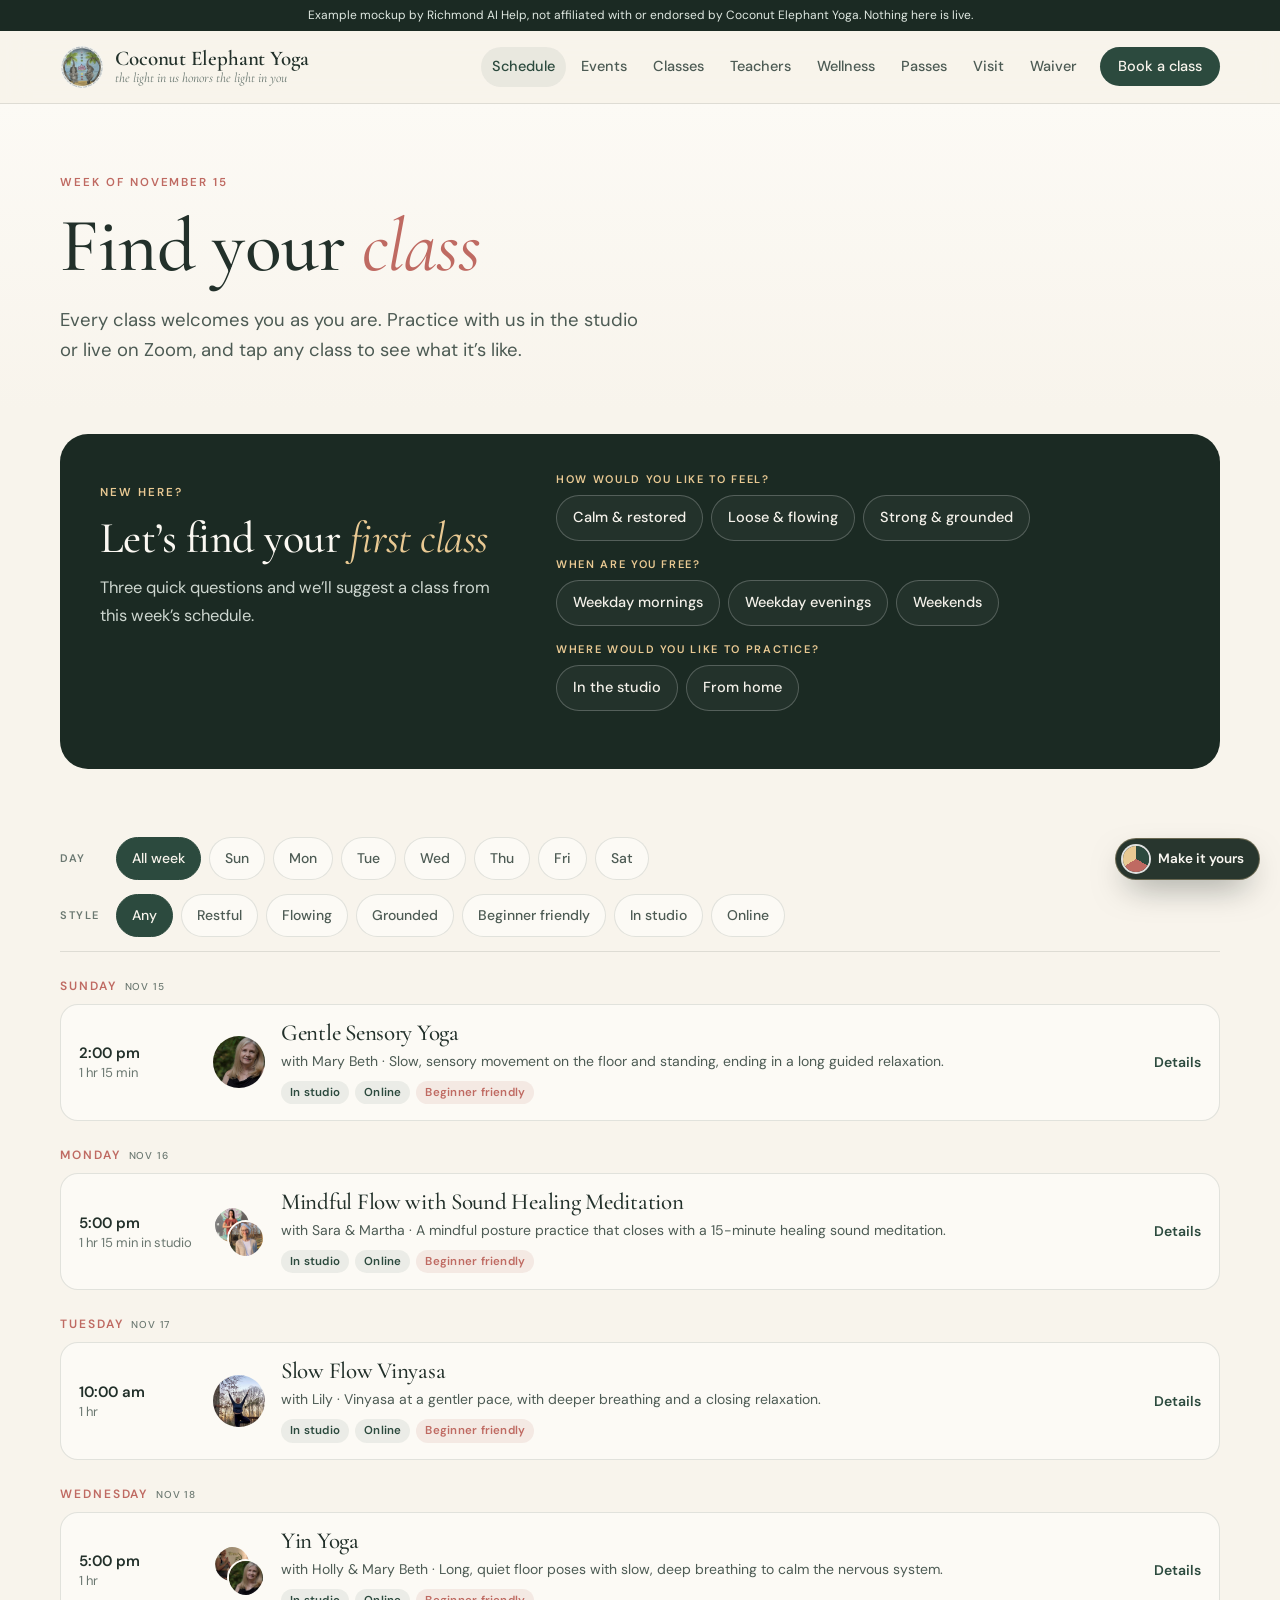
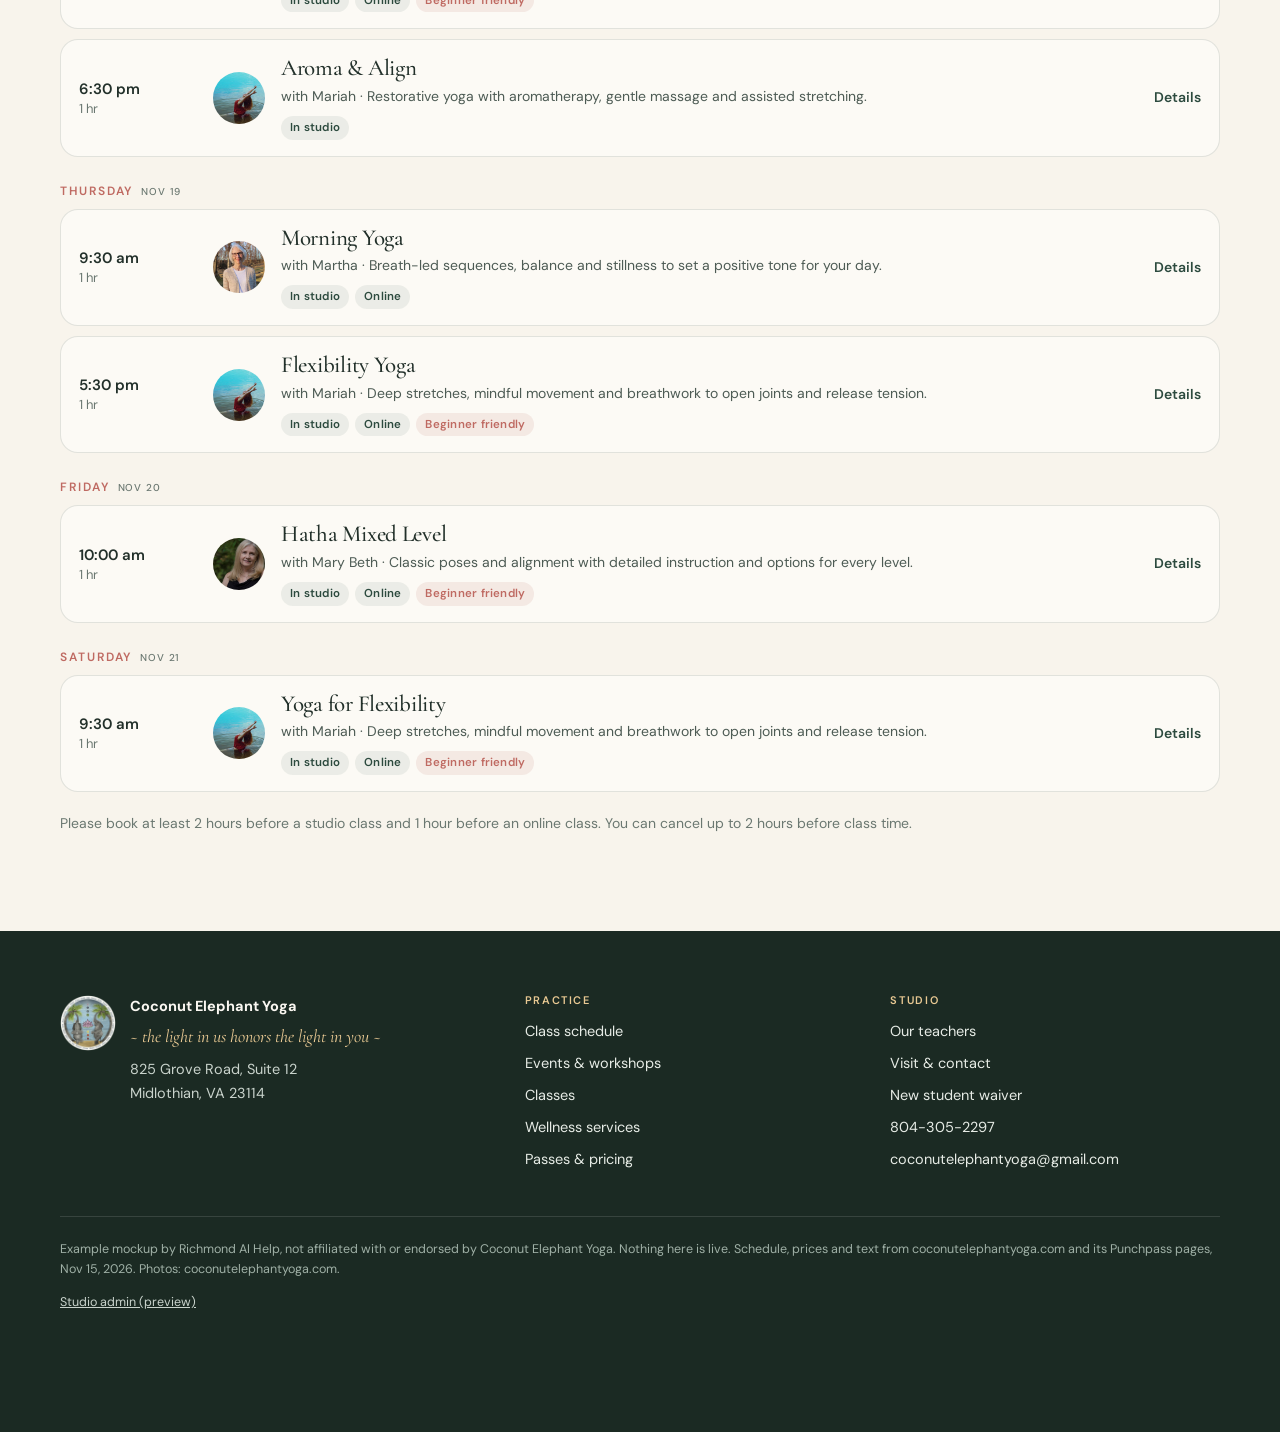
<file: first-visit.html>
<!doctype html><html lang="en"><head><meta charset="utf-8"><meta name="robots" content="noindex"><meta http-equiv="refresh" content="0; url=schedule.html#finder"><title>Coconut Elephant Yoga</title><script>var m={"waiver": "waiver.html", "events": "events.html", "first": "schedule.html#finder", "welcome": "index.html"},h=location.hash.slice(1);location.replace(m[h]||"schedule.html#finder");</script></head><body><p><a href="schedule.html#finder">Continue to Coconut Elephant Yoga</a></p></body></html>
</file>
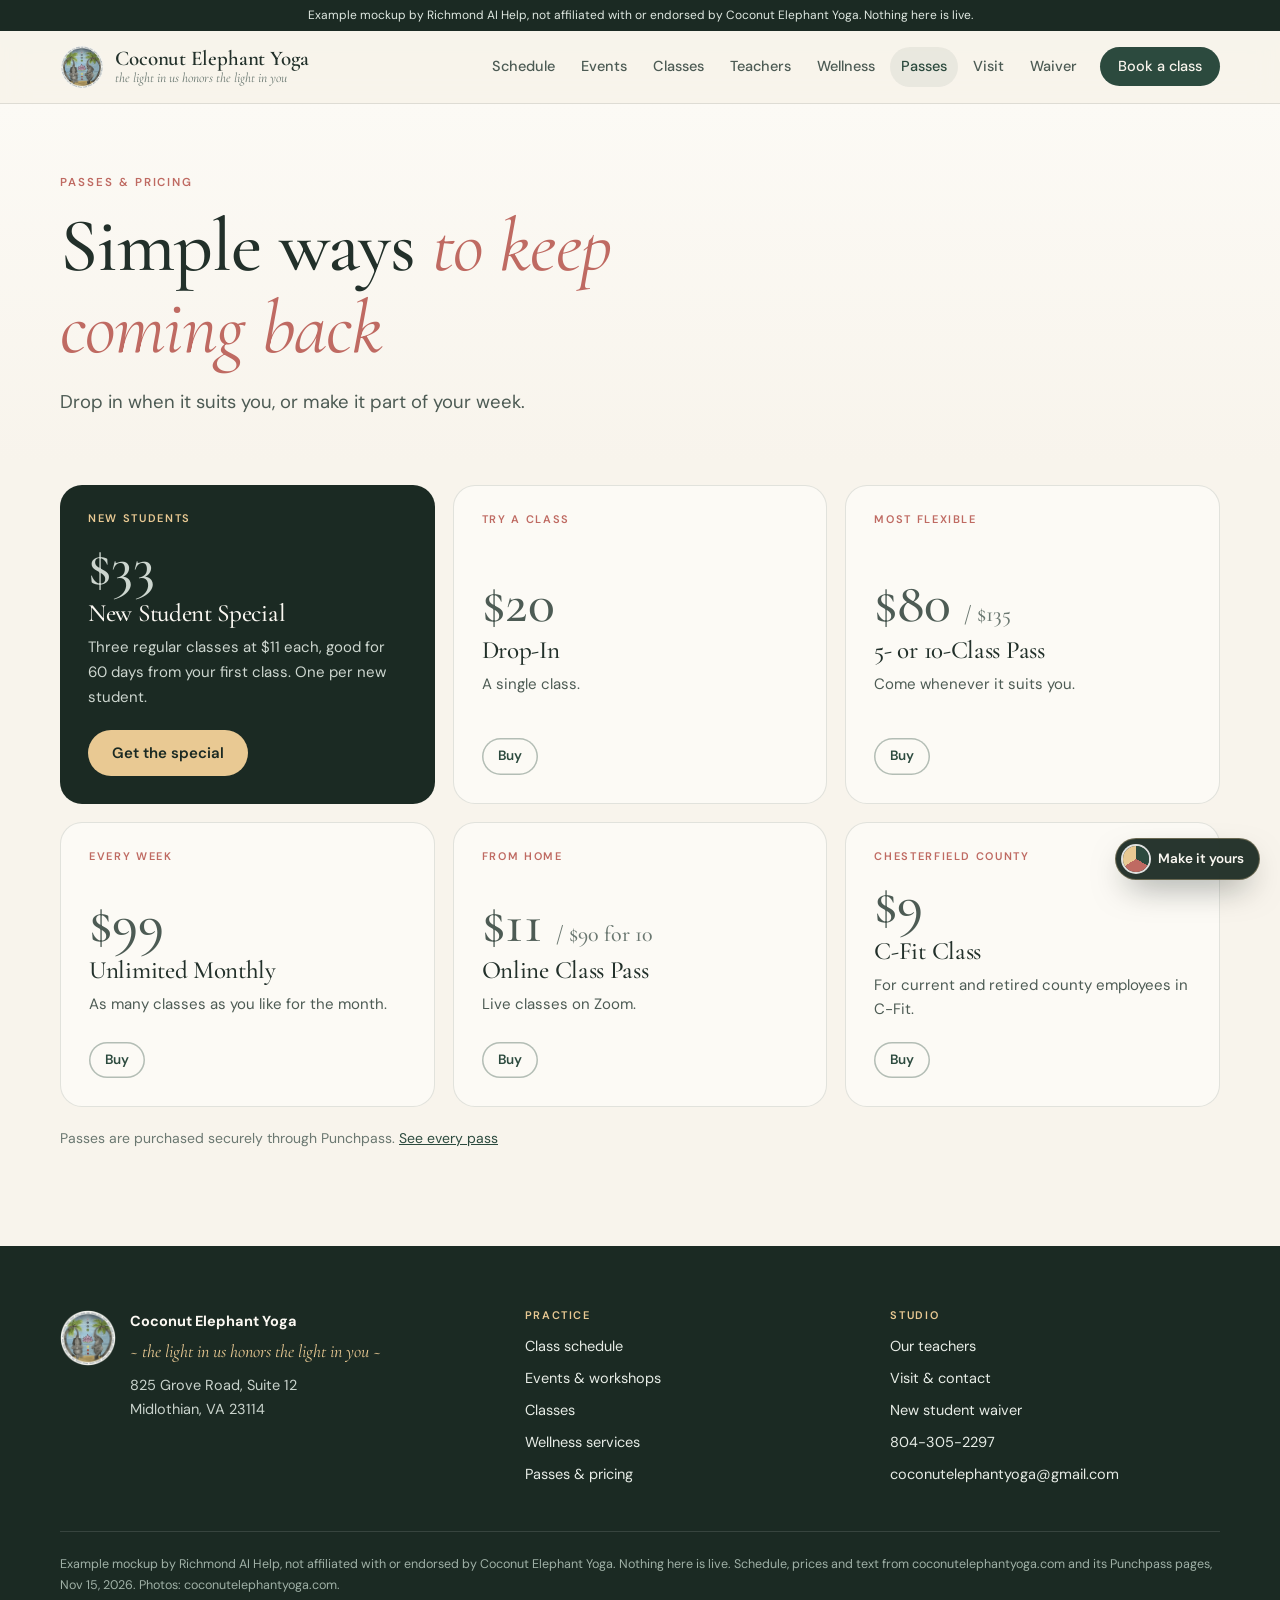
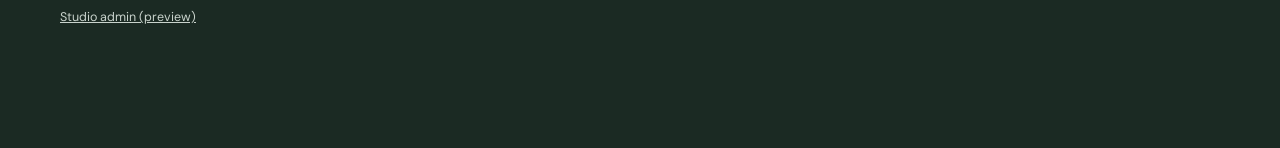
<file: passes.html>
<!doctype html>
<html lang="en">
<head>
<meta charset="utf-8">
<script src="theme-boot.js"></script>
<meta name="viewport" content="width=device-width,initial-scale=1,viewport-fit=cover">
<meta name="robots" content="noindex,nofollow">
<meta name="theme-color" content="#f8f4ec">
<link rel="icon" href="img/logo.png">
<title>Passes &amp; pricing · Coconut Elephant Yoga</title>
<meta name="description" content="Class passes and the New Student Special.">
<link rel="stylesheet" href="site.css">
<link rel="stylesheet" href="theme.css">
</head>
<body>
<p class="mock" role="note">Example mockup by Richmond AI Help, not affiliated with or endorsed by Coconut Elephant Yoga. Nothing here is live.</p>
<header class="hdr">
  <div class="wrap">
    <a class="brand" href="index.html"><img src="img/logo.png" alt="" width="44" height="44"><span><b>Coconut Elephant Yoga</b><i>the light in us honors the light in you</i></span></a>
    <a class="btn primary sm mbook" href="schedule.html">Book</a>
    <button class="menu-btn" type="button" aria-label="Menu" aria-expanded="false" aria-controls="hnav"><span></span></button>
    <nav class="hnav" id="hnav" aria-label="Main"><a href="schedule.html">Schedule</a><a href="events.html">Events</a><a href="classes.html">Classes</a><a href="teachers.html">Teachers</a><a href="wellness.html">Wellness</a><a href="passes.html" aria-current="page">Passes</a><a href="visit.html">Visit</a><a href="waiver.html">Waiver</a><a class="btn" href="schedule.html">Book a class</a></nav>
  </div>
</header>
<main>

<section class="phero"><div class="wrap"><p class="eyebrow">Passes &amp; pricing</p><h1>Simple ways <em>to keep coming back</em></h1><p class="lede">Drop in when it suits you, or make it part of your week.</p></div></section>
<section class="sec" style="padding-top:24px"><div class="wrap">
<div class="pgrid">
<article class="pcard feat rise" id="new"><p class="k">New students</p><p class="pr">$33</p><h3>New Student Special</h3><p>Three regular classes at $11 each, good for 60 days from your first class. One per new student.</p><a class="btn gold" href="https://coconutelephantyoga.punchpass.com/passes/49413" target="_blank" rel="noopener">Get the special</a></article>
<article class="pcard rise"><p class="k">Try a class</p><p class="pr">$20</p><h3>Drop-In</h3><p>A single class.</p><a class="btn quiet sm" href="https://coconutelephantyoga.punchpass.com/passes" target="_blank" rel="noopener">Buy</a></article>
<article class="pcard rise"><p class="k">Most flexible</p><p class="pr">$80 <small>/ $135</small></p><h3>5- or 10-Class Pass</h3><p>Come whenever it suits you.</p><a class="btn quiet sm" href="https://coconutelephantyoga.punchpass.com/passes" target="_blank" rel="noopener">Buy</a></article>
<article class="pcard rise"><p class="k">Every week</p><p class="pr">$99</p><h3>Unlimited Monthly</h3><p>As many classes as you like for the month.</p><a class="btn quiet sm" href="https://coconutelephantyoga.punchpass.com/passes" target="_blank" rel="noopener">Buy</a></article>
<article class="pcard rise"><p class="k">From home</p><p class="pr">$11 <small>/ $90 for 10</small></p><h3>Online Class Pass</h3><p>Live classes on Zoom.</p><a class="btn quiet sm" href="https://coconutelephantyoga.punchpass.com/passes" target="_blank" rel="noopener">Buy</a></article>
<article class="pcard rise"><p class="k">Chesterfield County</p><p class="pr">$9</p><h3>C-Fit Class</h3><p>For current and retired county employees in C-Fit.</p><a class="btn quiet sm" href="https://coconutelephantyoga.punchpass.com/passes" target="_blank" rel="noopener">Buy</a></article>
</div>
<p class="note">Passes are purchased securely through Punchpass. <a href="https://coconutelephantyoga.punchpass.com/passes" target="_blank" rel="noopener">See every pass</a></p>
</div></section>

</main>
<footer class="foot">
  <div class="wrap">
    <div class="fb"><img src="img/logo.png" alt="" width="56" height="56"><div><b>Coconut Elephant Yoga</b><p class="tl">~ the light in us honors the light in you ~</p><p style="margin-top:10px">825 Grove Road, Suite 12<br>Midlothian, VA 23114</p></div></div>
    <div><h4>Practice</h4><ul><li><a href="schedule.html">Class schedule</a></li><li><a href="events.html">Events &amp; workshops</a></li><li><a href="classes.html">Classes</a></li><li><a href="wellness.html">Wellness services</a></li><li><a href="passes.html">Passes &amp; pricing</a></li></ul></div>
    <div><h4>Studio</h4><ul><li><a href="teachers.html">Our teachers</a></li><li><a href="visit.html">Visit &amp; contact</a></li><li><a href="waiver.html">New student waiver</a></li><li><a href="tel:+18043052297">804-305-2297</a></li><li><a href="mailto:coconutelephantyoga@gmail.com">coconutelephantyoga@gmail.com</a></li></ul></div>
    <div class="fine"><span>Example mockup by Richmond AI Help, not affiliated with or endorsed by Coconut Elephant Yoga. Nothing here is live. Schedule, prices and text from coconutelephantyoga.com and its Punchpass pages, Nov 15, 2026. Photos: coconutelephantyoga.com.</span><a href="admin.html">Studio admin (preview)</a></div>
  </div>
</footer>

<script src="site.js"></script>
<script src="theme.js"></script>
</body>
</html>
</file>
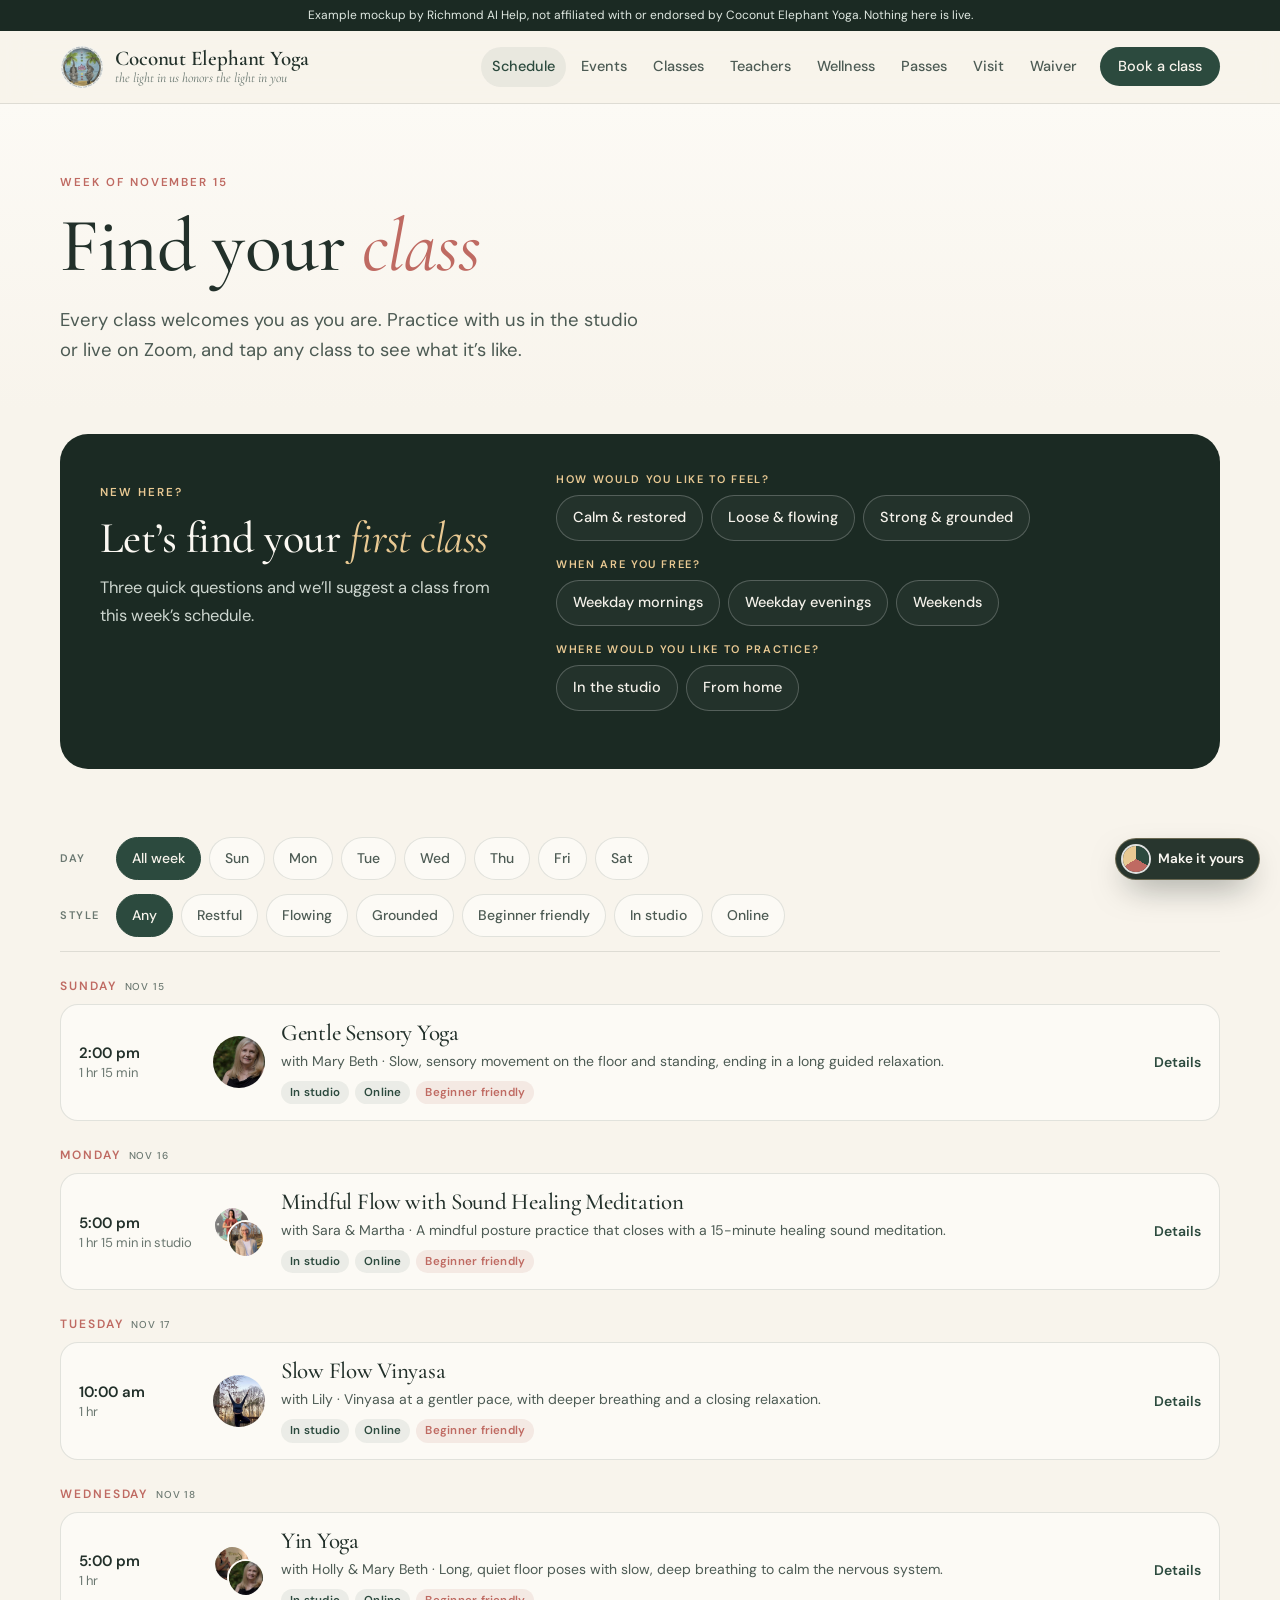
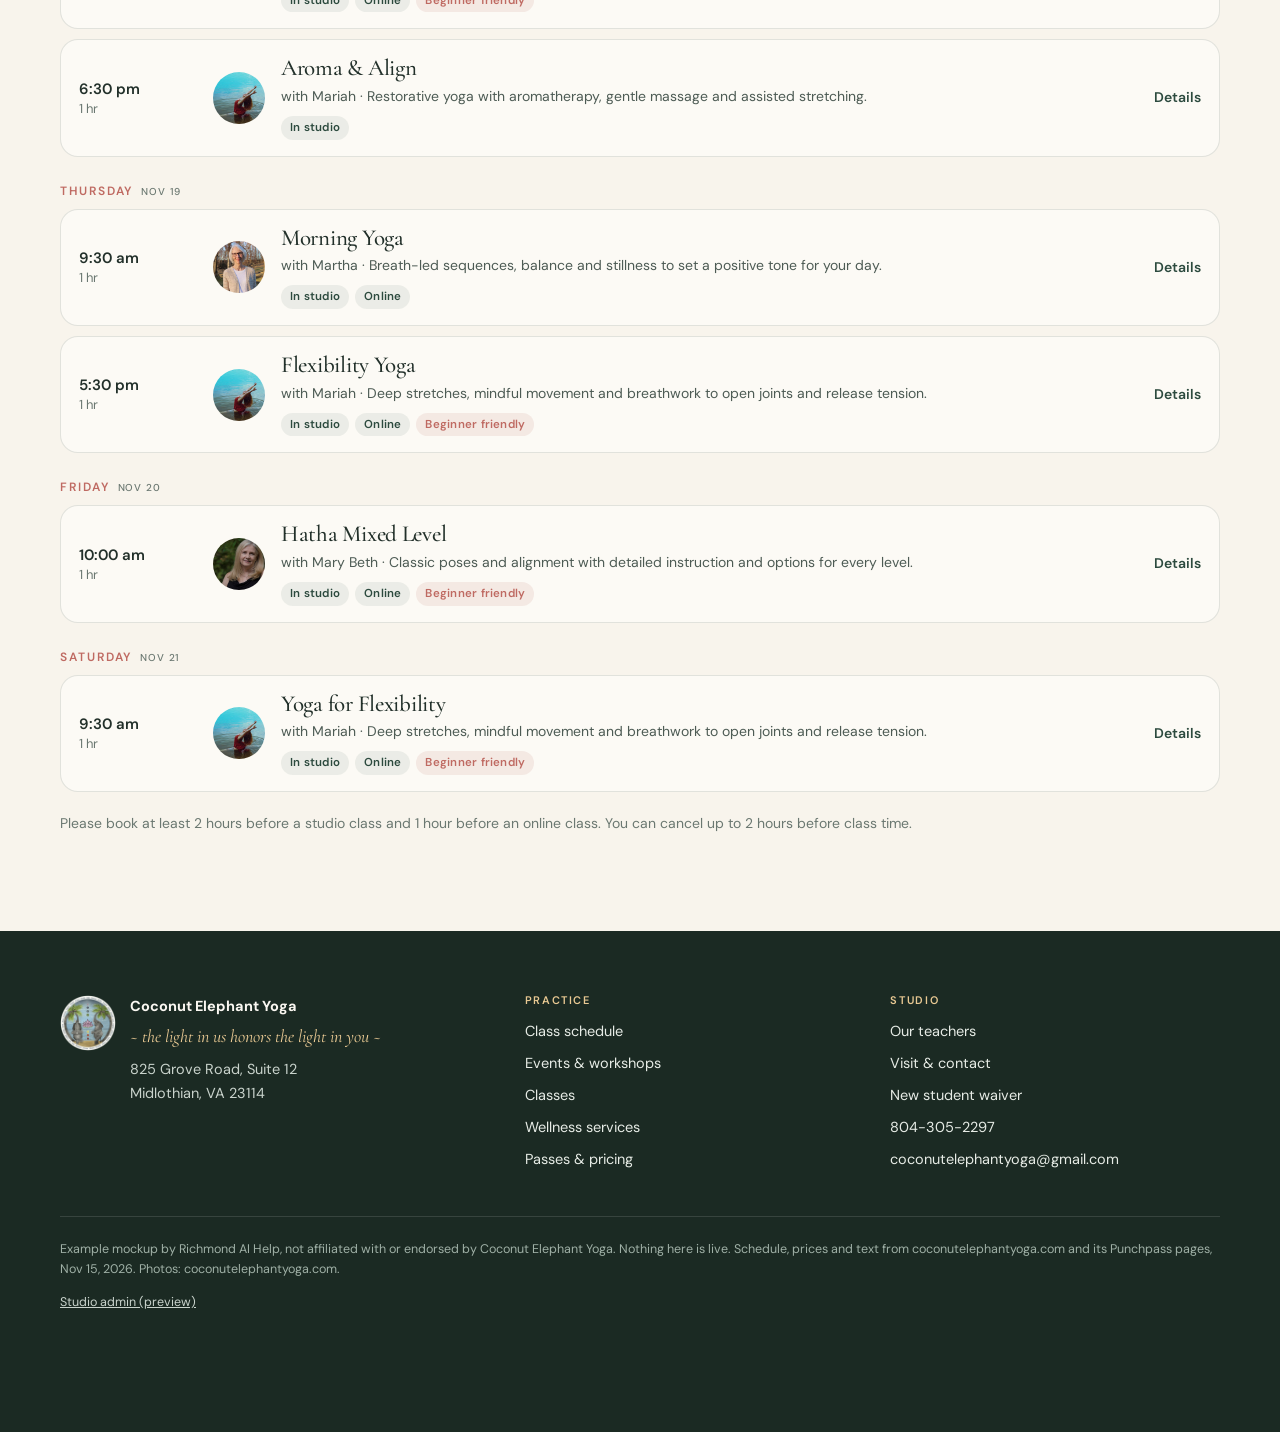
<file: schedule.html>
<!doctype html>
<html lang="en">
<head>
<meta charset="utf-8">
<script src="theme-boot.js"></script>
<meta name="viewport" content="width=device-width,initial-scale=1,viewport-fit=cover">
<meta name="robots" content="noindex,nofollow">
<meta name="theme-color" content="#f8f4ec">
<link rel="icon" href="img/logo.png">
<title>Class schedule · Coconut Elephant Yoga</title>
<meta name="description" content="This week&#x27;s yoga classes in Midlothian and online.">
<link rel="stylesheet" href="site.css">
<link rel="stylesheet" href="theme.css">
</head>
<body>
<p class="mock" role="note">Example mockup by Richmond AI Help, not affiliated with or endorsed by Coconut Elephant Yoga. Nothing here is live.</p>
<header class="hdr">
  <div class="wrap">
    <a class="brand" href="index.html"><img src="img/logo.png" alt="" width="44" height="44"><span><b>Coconut Elephant Yoga</b><i>the light in us honors the light in you</i></span></a>
    <a class="btn primary sm mbook" href="schedule.html">Book</a>
    <button class="menu-btn" type="button" aria-label="Menu" aria-expanded="false" aria-controls="hnav"><span></span></button>
    <nav class="hnav" id="hnav" aria-label="Main"><a href="schedule.html" aria-current="page">Schedule</a><a href="events.html">Events</a><a href="classes.html">Classes</a><a href="teachers.html">Teachers</a><a href="wellness.html">Wellness</a><a href="passes.html">Passes</a><a href="visit.html">Visit</a><a href="waiver.html">Waiver</a><a class="btn" href="schedule.html">Book a class</a></nav>
  </div>
</header>
<main>

<section class="phero"><div class="wrap"><p class="eyebrow">Week of November 15</p><h1>Find your <em>class</em></h1><p class="lede">Every class welcomes you as you are. Practice with us in the studio or live on Zoom, and tap any class to see what it’s like.</p></div></section>
<section class="sec" style="padding-top:24px">
  <div class="wrap">
    <div class="finder" id="finder">
      <div class="intro"><p class="eyebrow" style="color:var(--gold2)">New here?</p><h2>Let’s find your <em>first class</em></h2><p>Three quick questions and we’ll suggest a class from this week’s schedule.</p></div>
      <div>
        <div class="fq" data-q="feel"><p>How would you like to feel?</p><div class="opts"><button type="button" data-v="soft">Calm &amp; restored</button><button type="button" data-v="flow">Loose &amp; flowing</button><button type="button" data-v="steady">Strong &amp; grounded</button></div></div>
        <div class="fq" data-q="when"><p>When are you free?</p><div class="opts"><button type="button" data-v="am">Weekday mornings</button><button type="button" data-v="pm">Weekday evenings</button><button type="button" data-v="wk">Weekends</button></div></div>
        <div class="fq" data-q="where"><p>Where would you like to practice?</p><div class="opts"><button type="button" data-v="studio">In the studio</button><button type="button" data-v="online">From home</button></div></div>
      </div>
      <div class="fres" id="fres" hidden aria-live="polite"></div>
    </div>
    <div class="filters" id="filters">
      <div class="frow" data-f="day"><span class="lab">Day</span><button type="button" data-v="all" aria-pressed="true">All week</button><button type="button" data-v="Sun" aria-pressed="false">Sun</button><button type="button" data-v="Mon" aria-pressed="false">Mon</button><button type="button" data-v="Tue" aria-pressed="false">Tue</button><button type="button" data-v="Wed" aria-pressed="false">Wed</button><button type="button" data-v="Thu" aria-pressed="false">Thu</button><button type="button" data-v="Fri" aria-pressed="false">Fri</button><button type="button" data-v="Sat" aria-pressed="false">Sat</button></div>
      <div class="frow" data-f="x"><span class="lab">Style</span><button type="button" data-v="all" aria-pressed="true">Any</button><button type="button" data-v="soft" aria-pressed="false">Restful</button><button type="button" data-v="flow" aria-pressed="false">Flowing</button><button type="button" data-v="steady" aria-pressed="false">Grounded</button><button type="button" data-v="beg" aria-pressed="false">Beginner friendly</button><button type="button" data-v="studio" aria-pressed="false">In studio</button><button type="button" data-v="online" aria-pressed="false">Online</button></div>
    </div>
    <div id="list"></div>
    <p class="note">Please book at least 2 hours before a studio class and 1 hour before an online class. You can cancel up to 2 hours before class time.</p>
  </div>
</section>
<div class="sheet" id="sheet" hidden role="dialog" aria-modal="true" aria-labelledby="shH"><div class="sheet-in" id="sheetIn"></div></div>

</main>
<footer class="foot">
  <div class="wrap">
    <div class="fb"><img src="img/logo.png" alt="" width="56" height="56"><div><b>Coconut Elephant Yoga</b><p class="tl">~ the light in us honors the light in you ~</p><p style="margin-top:10px">825 Grove Road, Suite 12<br>Midlothian, VA 23114</p></div></div>
    <div><h4>Practice</h4><ul><li><a href="schedule.html">Class schedule</a></li><li><a href="events.html">Events &amp; workshops</a></li><li><a href="classes.html">Classes</a></li><li><a href="wellness.html">Wellness services</a></li><li><a href="passes.html">Passes &amp; pricing</a></li></ul></div>
    <div><h4>Studio</h4><ul><li><a href="teachers.html">Our teachers</a></li><li><a href="visit.html">Visit &amp; contact</a></li><li><a href="waiver.html">New student waiver</a></li><li><a href="tel:+18043052297">804-305-2297</a></li><li><a href="mailto:coconutelephantyoga@gmail.com">coconutelephantyoga@gmail.com</a></li></ul></div>
    <div class="fine"><span>Example mockup by Richmond AI Help, not affiliated with or endorsed by Coconut Elephant Yoga. Nothing here is live. Schedule, prices and text from coconutelephantyoga.com and its Punchpass pages, Nov 15, 2026. Photos: coconutelephantyoga.com.</span><a href="admin.html">Studio admin (preview)</a></div>
  </div>
</footer>
<script>window.SCHED=[{"day": "Sun", "full": "Sunday", "date": "Nov 15", "t": "2:00 pm", "h": 14, "id": "gsy", "n": "Gentle Sensory Yoga", "feel": "soft", "k": "Soft & restful", "lvl": "All levels, including beginners", "beg": true, "short": "Slow, sensory movement on the floor and standing, ending in a long guided relaxation.", "desc": ["This gentle yoga class, which includes both floor-based postures and standing poses, gives the student a whole body sensory experience.", "Class ends with an extended guided systematic relaxation to align yourself with the inner wisdom of deep relaxation and to bring balance to the senses."], "who": [{"n": "Mary Beth", "img": "img/t-mb.jpg", "bio": "My interest in yoga began when I needed to find a balance between my inner and outer world experience. I started practicing yoga once a week and found great comfort in it.", "c": "E-RYT 500, C-IAYT, CYT \u00b7 Owner"}], "len": "1 hr 15 min", "studio": "https://coconutelephantyoga.punchpass.com/classes/20001293", "online": "https://coconutelephantyoga.punchpass.com/classes/20001294"}, {"day": "Mon", "full": "Monday", "date": "Nov 16", "t": "5:00 pm", "h": 17, "id": "mf", "n": "Mindful Flow with Sound Healing Meditation", "feel": "flow", "k": "Present & flowing", "lvl": "All experience levels", "beg": true, "short": "A mindful posture practice that closes with a 15-minute healing sound meditation.", "desc": ["This class aims to keep you engaged with the present moment throughout your posture practice. Integrating mindfulness into our posture practice provides stress relief and tranquility, enriching our body, mind, and spirit.", "The class concludes with a 15-minute Healing Sound Meditation, where sacred instruments help dissolve energetic blockages, fostering ease and harmony within the body and mind."], "who": [{"n": "Sara", "img": "img/t-sara.jpg", "bio": "In my classes, I combine creative sequencing, a spirit of playfulness, and a dose of inspiration to help you deepen your practice.", "c": "RYT 200"}, {"n": "Martha", "img": "img/t-martha.jpg", "bio": "Yoga opened the doorway to experiencing myself in a deeply integrated and peaceful way. For over 30 years, the practice has continued to unfold with growing richness.", "c": "ERYT 200 \u00b7 Certified Health and Wellbeing Coach"}], "len": "1 hr 15 min in studio \u00b7 1 hr online", "studio": "https://coconutelephantyoga.punchpass.com/classes/20003639", "online": "https://coconutelephantyoga.punchpass.com/classes/21241634"}, {"day": "Tue", "full": "Tuesday", "date": "Nov 17", "t": "10:00 am", "h": 10, "id": "sfv", "n": "Slow Flow Vinyasa", "feel": "flow", "k": "Gently flowing", "lvl": "Perfect for beginners", "beg": true, "short": "Vinyasa at a gentler pace, with deeper breathing and a closing relaxation.", "desc": ["Discover a gentler pace than that of a typical vinyasa class. This session encourages deeper breathing, enhancing flexibility, strength, and stamina.", "Enjoy a variety of poses, each adaptable to suit your unique requirements. Conclude with a methodical relaxation."], "who": [{"n": "Lily", "img": "img/t-lily.jpg", "bio": "I aim to help others experience greater peace, ease, resilience, and joy every day. I believe that people need other people, and I strive to make my classes a welcoming space for all.", "c": "RYT 200"}], "len": "1 hr", "studio": "https://coconutelephantyoga.punchpass.com/classes/20009258", "online": "https://coconutelephantyoga.punchpass.com/classes/20009261"}, {"day": "Wed", "full": "Wednesday", "date": "Nov 18", "t": "5:00 pm", "h": 17, "id": "yin", "n": "Yin Yoga", "feel": "soft", "k": "Deep & quiet", "lvl": "Various ages and skill levels", "beg": true, "short": "Long, quiet floor poses with slow, deep breathing to calm the nervous system.", "desc": ["Yin yoga classes offer a passive practice focused on bodily relaxation and mental tranquility. The poses, primarily performed on the floor, are held for longer durations (1\u20134 minutes) and paired with slow, deep breathing to aid in calming the nervous system.", "It\u2019s a meditative, gentle, and reflective practice accessible to various ages and skill levels."], "who": [{"n": "Holly", "img": "img/t-holly.jpg", "bio": "I\u2019ve practiced yoga for over 20 years. I enjoy teaching beginners and exploring yogic philosophy, physics, frequencies, and languages.", "c": "RYT 200 \u00b7 Reiki Level 1 & 2 \u00b7 Sound Healing Practitioner"}, {"n": "Mary Beth", "img": "img/t-mb.jpg", "bio": "My interest in yoga began when I needed to find a balance between my inner and outer world experience. I started practicing yoga once a week and found great comfort in it.", "c": "E-RYT 500, C-IAYT, CYT \u00b7 Owner"}], "len": "1 hr", "studio": "https://coconutelephantyoga.punchpass.com/classes/20014182", "online": "https://coconutelephantyoga.punchpass.com/classes/20014183"}, {"day": "Wed", "full": "Wednesday", "date": "Nov 18", "t": "6:30 pm", "h": 18, "id": "aroma", "n": "Aroma & Align", "feel": "soft", "k": "Restorative", "lvl": "Restorative", "beg": false, "short": "Restorative yoga with aromatherapy, gentle massage and assisted stretching.", "desc": ["Immerse yourself in a restorative yoga class which blends the healing benefits of aromatherapy and individualized hands-on assists.", "Gentle massage and assisted stretching encourage deeper relaxation, improved alignment, and a greater sense of ease, leaving you grounded, restored, and refreshed. All hands-on adjustments are provided with your consent and comforts in mind."], "who": [{"n": "Mariah", "img": "img/t-mariah.jpg", "bio": "Every day is only the beginning and a fresh start to make a difference in the world.", "c": "RYT 200"}], "len": "1 hr", "studio": "https://coconutelephantyoga.punchpass.com/classes/20303030", "online": null}, {"day": "Thu", "full": "Thursday", "date": "Nov 19", "t": "9:30 am", "h": 9, "id": "morning", "n": "Morning Yoga", "feel": "steady", "k": "Restored & energized", "lvl": "Mindful morning practice", "beg": false, "short": "Breath-led sequences, balance and stillness to set a positive tone for your day.", "desc": ["This morning yoga class is designed to help you feel restored and energized for your day by deepening your awareness of your body and breath as you transition into each posture.", "Each session offers a variety of sequences, breath practices, opportunities to challenge your balance, and moments to find stillness in your heart, body, and mind."], "who": [{"n": "Martha", "img": "img/t-martha.jpg", "bio": "Yoga opened the doorway to experiencing myself in a deeply integrated and peaceful way. For over 30 years, the practice has continued to unfold with growing richness.", "c": "ERYT 200 \u00b7 Certified Health and Wellbeing Coach"}], "len": "1 hr", "studio": "https://coconutelephantyoga.punchpass.com/classes/20018872", "online": "https://coconutelephantyoga.punchpass.com/classes/20018882"}, {"day": "Thu", "full": "Thursday", "date": "Nov 19", "t": "5:30 pm", "h": 17, "id": "flex", "n": "Flexibility Yoga", "feel": "flow", "k": "Looser & lighter", "lvl": "Designed for all levels", "beg": true, "short": "Deep stretches, mindful movement and breathwork to open joints and release tension.", "desc": ["Increase your range of motion, release tension, and feel more at ease in your body with this gentle yet effective flexibility-focused yoga class.", "Whether you\u2019re looking to complement your athletic routine, ease stiffness from desk work, or simply move with greater freedom, you\u2019ll leave feeling looser, lighter, and more balanced."], "who": [{"n": "Mariah", "img": "img/t-mariah.jpg", "bio": "Every day is only the beginning and a fresh start to make a difference in the world.", "c": "RYT 200"}], "len": "1 hr", "studio": "https://coconutelephantyoga.punchpass.com/classes", "online": "https://coconutelephantyoga.punchpass.com/classes"}, {"day": "Fri", "full": "Friday", "date": "Nov 20", "t": "10:00 am", "h": 10, "id": "hatha", "n": "Hatha Mixed Level", "feel": "steady", "k": "Steady & grounded", "lvl": "Options for all skill levels", "beg": true, "short": "Classic poses and alignment with detailed instruction and options for every level.", "desc": ["Hatha Yoga emphasizes classic poses and alignment within the body. Through detailed instruction, practitioners can deepen their reflection in asana, establish a strong foundation, and enhance their connection with their body.", "We offer options for all skill levels, allowing you to stay at your current level or advance further."], "who": [{"n": "Mary Beth", "img": "img/t-mb.jpg", "bio": "My interest in yoga began when I needed to find a balance between my inner and outer world experience. I started practicing yoga once a week and found great comfort in it.", "c": "E-RYT 500, C-IAYT, CYT \u00b7 Owner"}], "len": "1 hr", "studio": "https://coconutelephantyoga.punchpass.com/classes/20020676", "online": "https://coconutelephantyoga.punchpass.com/classes/20020677"}, {"day": "Sat", "full": "Saturday", "date": "Nov 21", "t": "9:30 am", "h": 9, "id": "yff", "n": "Yoga for Flexibility", "feel": "flow", "k": "Looser & lighter", "lvl": "All levels \u00b7 no experience needed", "beg": true, "short": "Deep stretches, mindful movement and breathwork to open joints and release tension.", "desc": ["Increase your range of motion, release tension, and feel more at ease in your body with this gentle yet effective flexibility-focused yoga class.", "All levels welcome. No prior yoga experience required."], "who": [{"n": "Mariah", "img": "img/t-mariah.jpg", "bio": "Every day is only the beginning and a fresh start to make a difference in the world.", "c": "RYT 200"}], "len": "1 hr", "studio": "https://coconutelephantyoga.punchpass.com/classes/20024286", "online": "https://coconutelephantyoga.punchpass.com/classes/20024287"}];</script>
<script src="site.js"></script>
<script src="theme.js"></script>
</body>
</html>
</file>
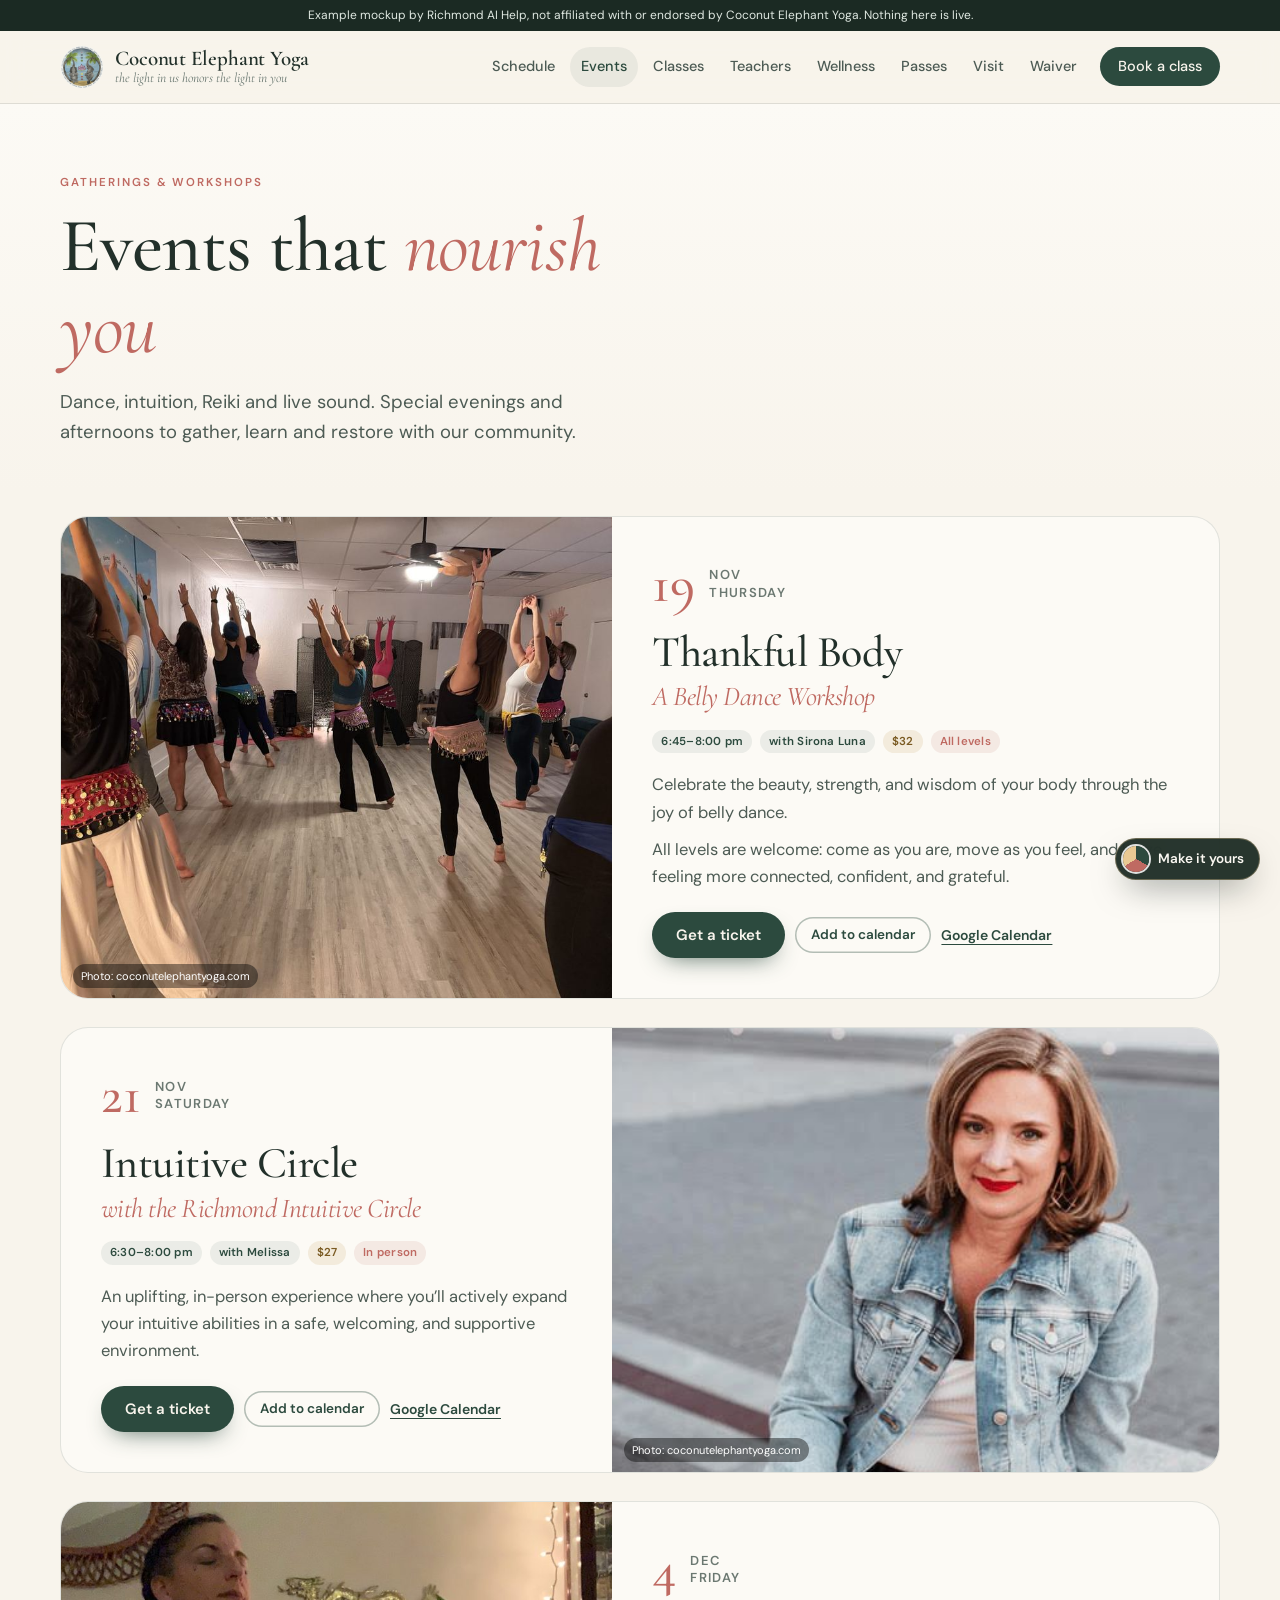
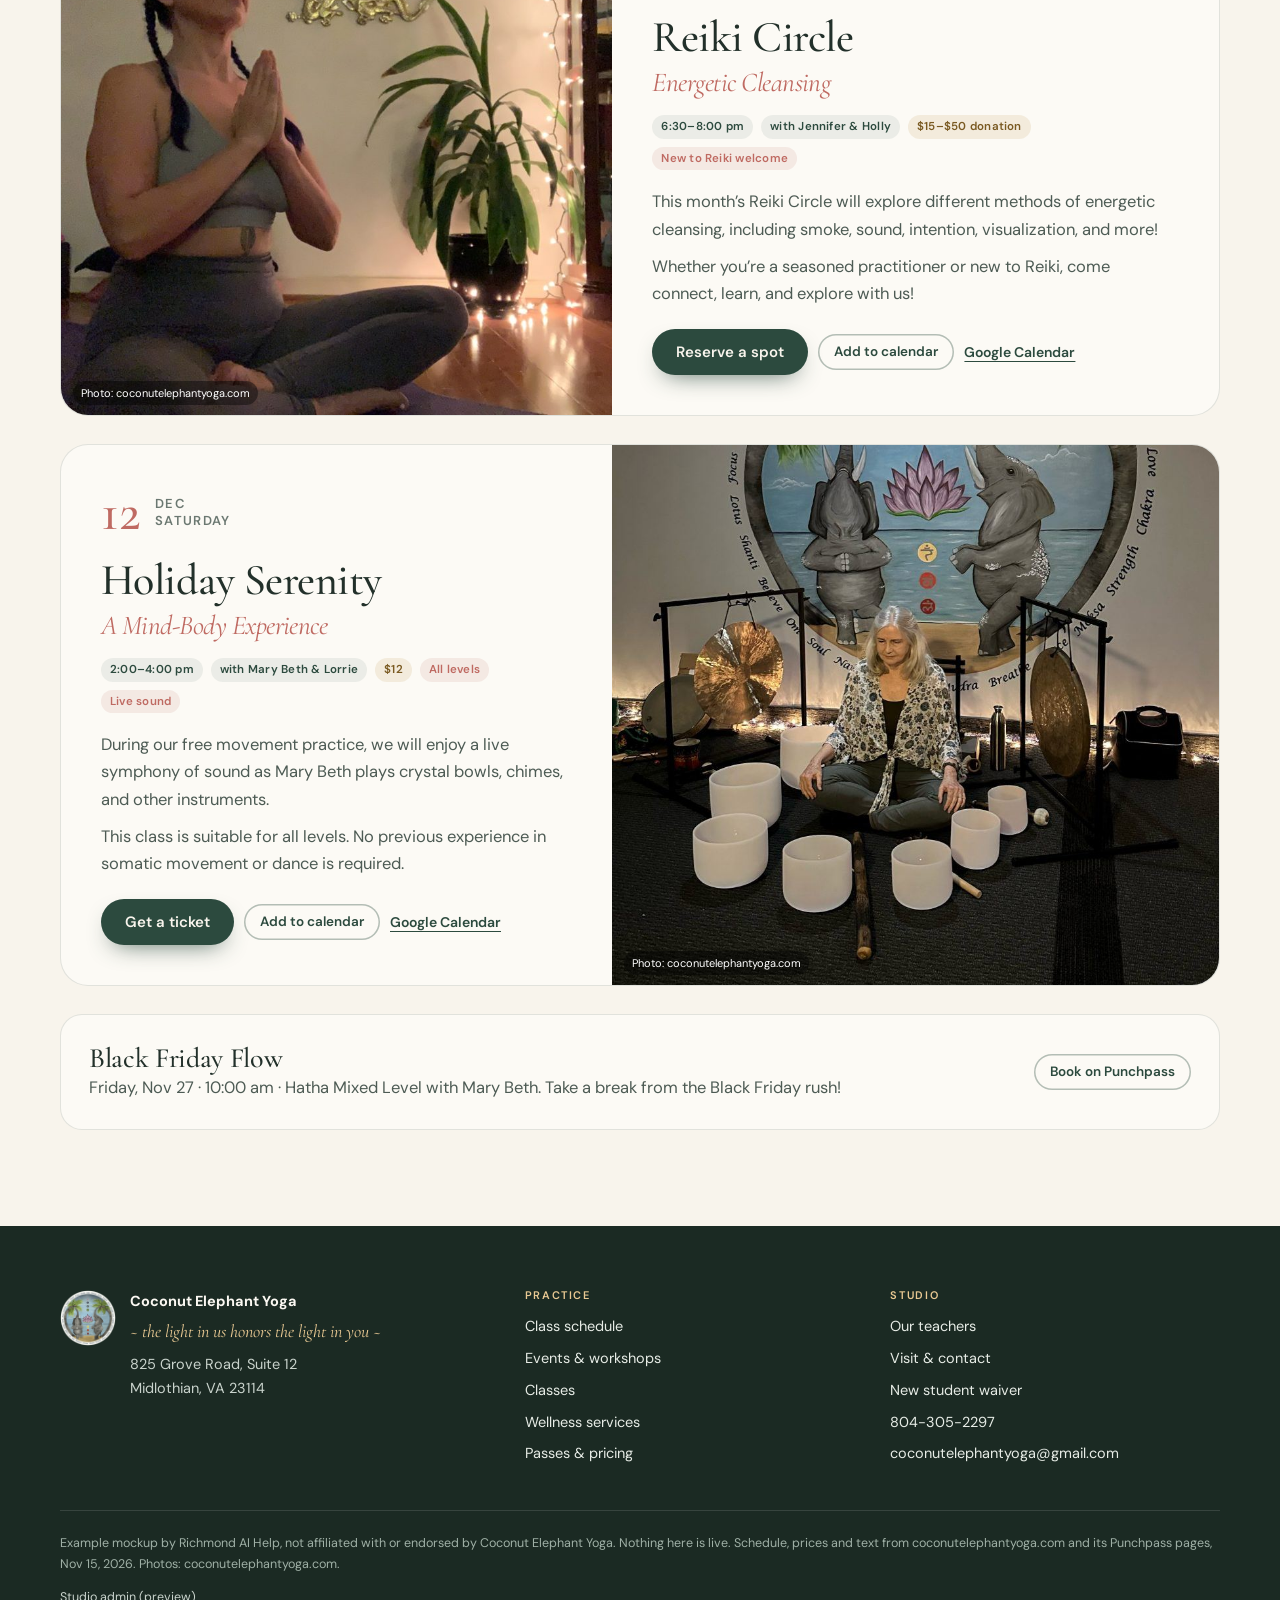
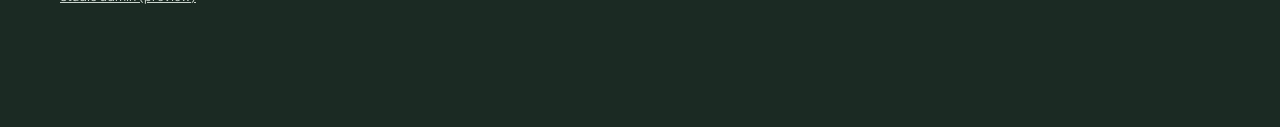
<file: season.html>
<!doctype html><html lang="en"><head><meta charset="utf-8"><meta name="robots" content="noindex"><meta http-equiv="refresh" content="0; url=events.html"><title>Coconut Elephant Yoga</title><script>var m={"belly": "events.html#belly", "intuitive": "events.html#intuitive", "reiki": "events.html#reiki", "holiday": "events.html#holiday"},h=location.hash.slice(1);location.replace(m[h]||"events.html");</script></head><body><p><a href="events.html">Continue to Coconut Elephant Yoga</a></p></body></html>
</file>
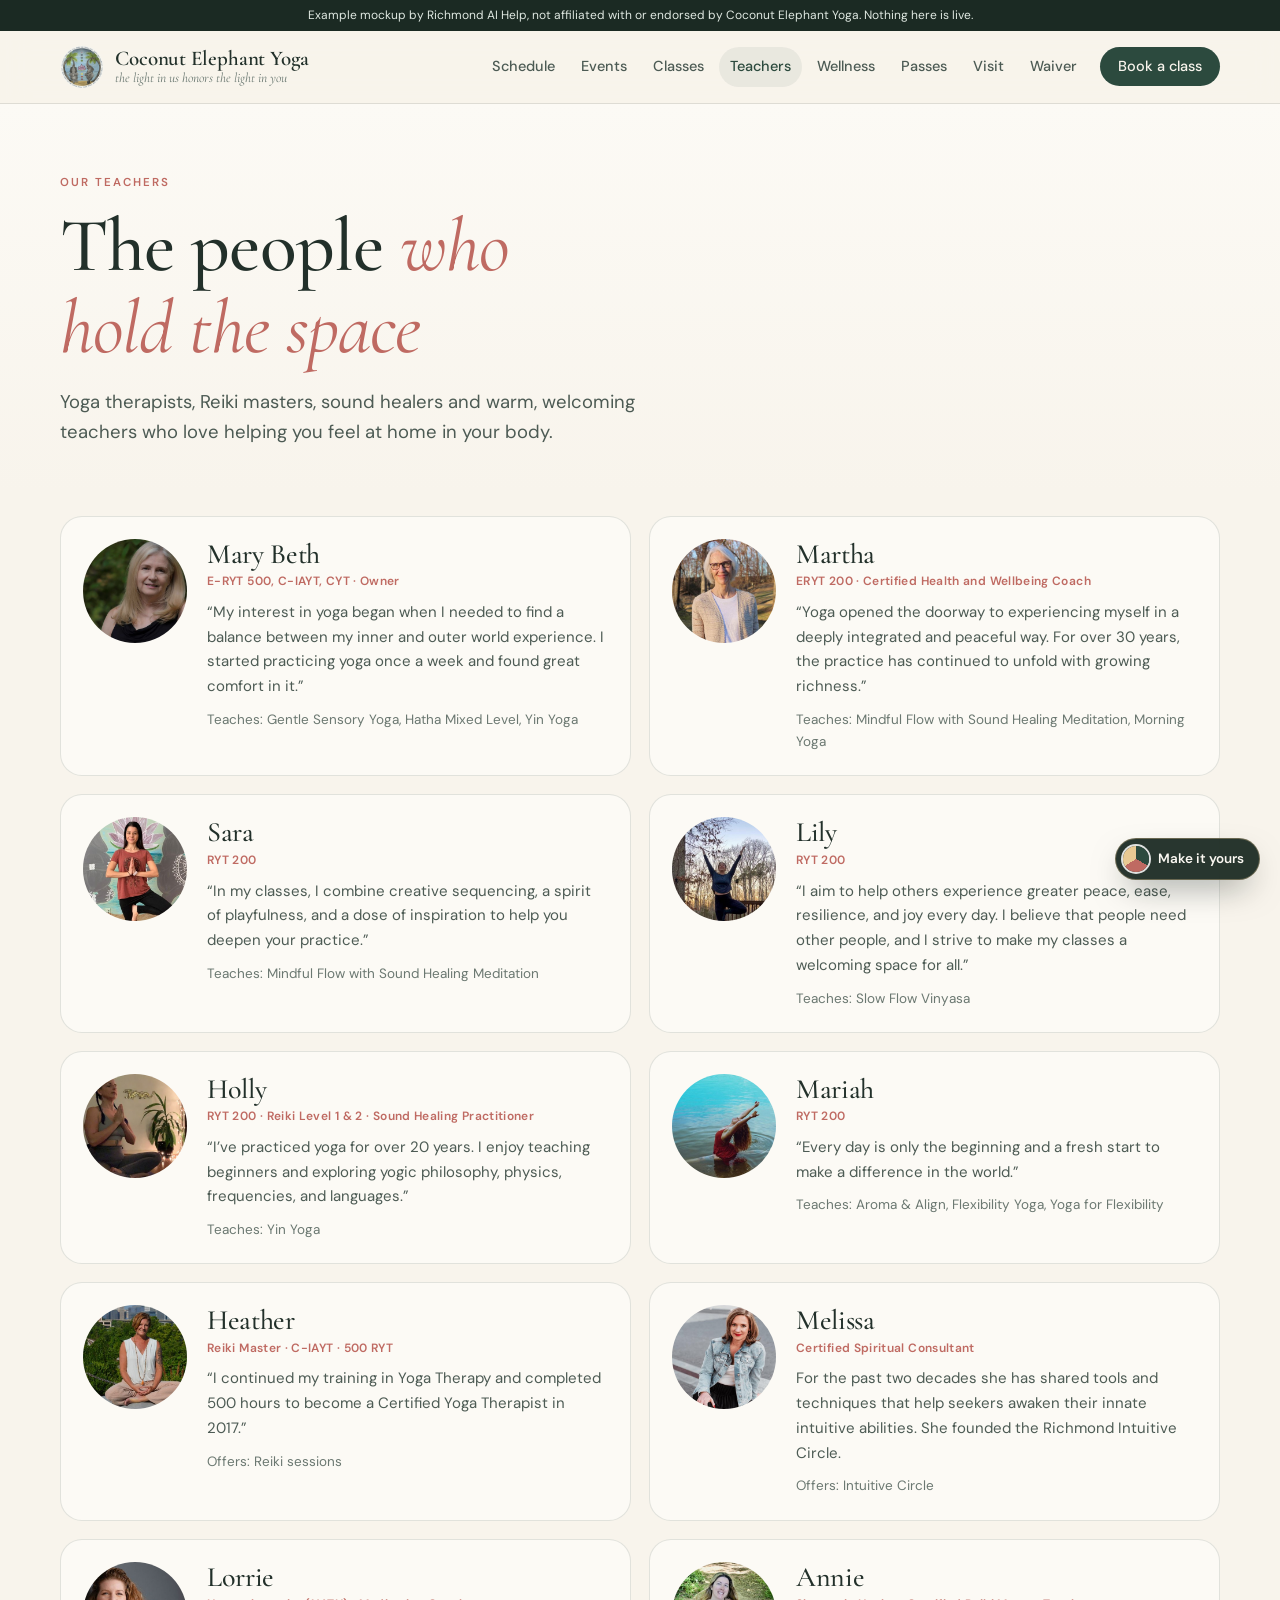
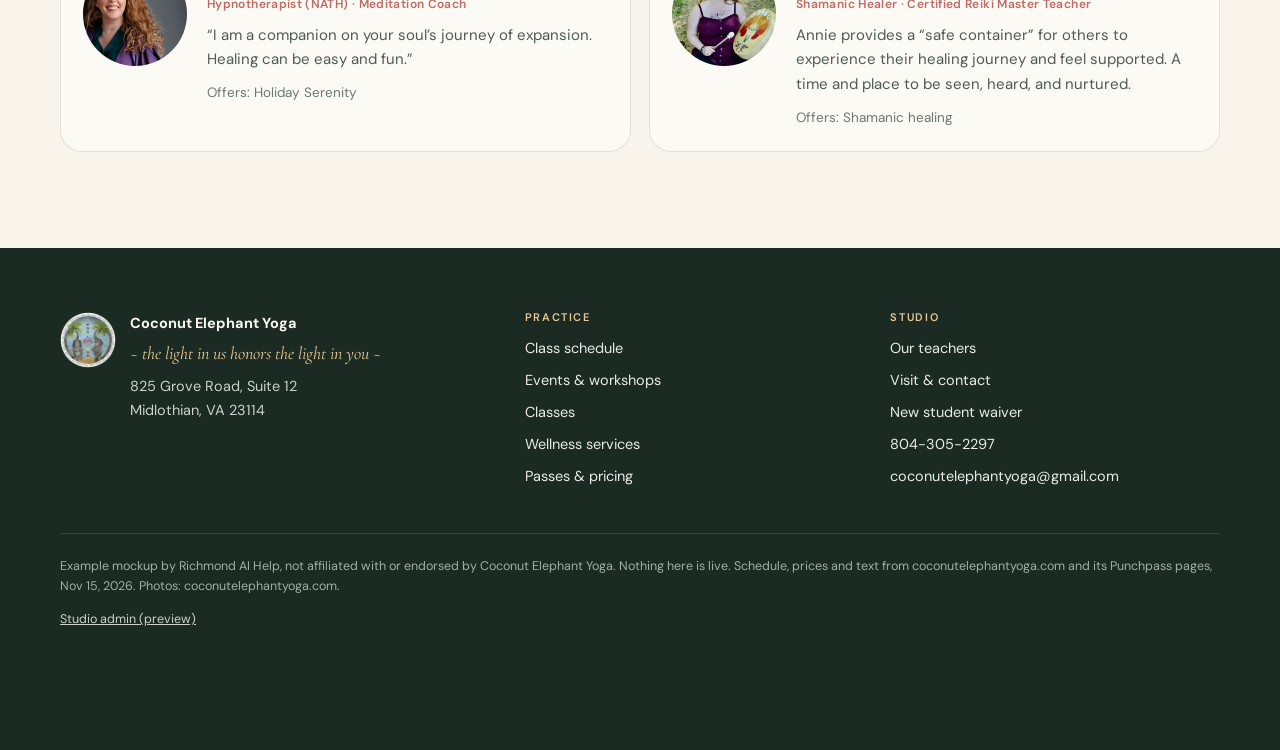
<file: teachers.html>
<!doctype html>
<html lang="en">
<head>
<meta charset="utf-8">
<script src="theme-boot.js"></script>
<meta name="viewport" content="width=device-width,initial-scale=1,viewport-fit=cover">
<meta name="robots" content="noindex,nofollow">
<meta name="theme-color" content="#f8f4ec">
<link rel="icon" href="img/logo.png">
<title>Our teachers · Coconut Elephant Yoga</title>
<meta name="description" content="Meet the teachers at Coconut Elephant Yoga.">
<link rel="stylesheet" href="site.css">
<link rel="stylesheet" href="theme.css">
</head>
<body>
<p class="mock" role="note">Example mockup by Richmond AI Help, not affiliated with or endorsed by Coconut Elephant Yoga. Nothing here is live.</p>
<header class="hdr">
  <div class="wrap">
    <a class="brand" href="index.html"><img src="img/logo.png" alt="" width="44" height="44"><span><b>Coconut Elephant Yoga</b><i>the light in us honors the light in you</i></span></a>
    <a class="btn primary sm mbook" href="schedule.html">Book</a>
    <button class="menu-btn" type="button" aria-label="Menu" aria-expanded="false" aria-controls="hnav"><span></span></button>
    <nav class="hnav" id="hnav" aria-label="Main"><a href="schedule.html">Schedule</a><a href="events.html">Events</a><a href="classes.html">Classes</a><a href="teachers.html" aria-current="page">Teachers</a><a href="wellness.html">Wellness</a><a href="passes.html">Passes</a><a href="visit.html">Visit</a><a href="waiver.html">Waiver</a><a class="btn" href="schedule.html">Book a class</a></nav>
  </div>
</header>
<main>

<section class="phero"><div class="wrap"><p class="eyebrow">Our teachers</p><h1>The people <em>who hold the space</em></h1><p class="lede">Yoga therapists, Reiki masters, sound healers and warm, welcoming teachers who love helping you feel at home in your body.</p></div></section>
<section class="sec" style="padding-top:24px"><div class="wrap"><div class="tgrid"><article class="tcard rise"><img src="img/t-mb.jpg" alt="Mary Beth" loading="lazy"><div><h3>Mary Beth</h3><p class="cr">E-RYT 500, C-IAYT, CYT · Owner</p><p class="bio">“My interest in yoga began when I needed to find a balance between my inner and outer world experience. I started practicing yoga once a week and found great comfort in it.”</p><p class="teaches">Teaches: Gentle Sensory Yoga, Hatha Mixed Level, Yin Yoga</p></div></article><article class="tcard rise"><img src="img/t-martha.jpg" alt="Martha" loading="lazy"><div><h3>Martha</h3><p class="cr">ERYT 200 · Certified Health and Wellbeing Coach</p><p class="bio">“Yoga opened the doorway to experiencing myself in a deeply integrated and peaceful way. For over 30 years, the practice has continued to unfold with growing richness.”</p><p class="teaches">Teaches: Mindful Flow with Sound Healing Meditation, Morning Yoga</p></div></article><article class="tcard rise"><img src="img/t-sara.jpg" alt="Sara" loading="lazy"><div><h3>Sara</h3><p class="cr">RYT 200</p><p class="bio">“In my classes, I combine creative sequencing, a spirit of playfulness, and a dose of inspiration to help you deepen your practice.”</p><p class="teaches">Teaches: Mindful Flow with Sound Healing Meditation</p></div></article><article class="tcard rise"><img src="img/t-lily.jpg" alt="Lily" loading="lazy"><div><h3>Lily</h3><p class="cr">RYT 200</p><p class="bio">“I aim to help others experience greater peace, ease, resilience, and joy every day. I believe that people need other people, and I strive to make my classes a welcoming space for all.”</p><p class="teaches">Teaches: Slow Flow Vinyasa</p></div></article><article class="tcard rise"><img src="img/t-holly.jpg" alt="Holly" loading="lazy"><div><h3>Holly</h3><p class="cr">RYT 200 · Reiki Level 1 &amp; 2 · Sound Healing Practitioner</p><p class="bio">“I’ve practiced yoga for over 20 years. I enjoy teaching beginners and exploring yogic philosophy, physics, frequencies, and languages.”</p><p class="teaches">Teaches: Yin Yoga</p></div></article><article class="tcard rise"><img src="img/t-mariah.jpg" alt="Mariah" loading="lazy"><div><h3>Mariah</h3><p class="cr">RYT 200</p><p class="bio">“Every day is only the beginning and a fresh start to make a difference in the world.”</p><p class="teaches">Teaches: Aroma & Align, Flexibility Yoga, Yoga for Flexibility</p></div></article><article class="tcard rise"><img src="img/t-heather.jpg" alt="Heather" loading="lazy"><div><h3>Heather</h3><p class="cr">Reiki Master · C-IAYT · 500 RYT</p><p class="bio">“I continued my training in Yoga Therapy and completed 500 hours to become a Certified Yoga Therapist in 2017.”</p><p class="teaches">Offers: Reiki sessions</p></div></article><article class="tcard rise"><img src="img/t-melissa.jpg" alt="Melissa" loading="lazy"><div><h3>Melissa</h3><p class="cr">Certified Spiritual Consultant</p><p class="bio">For the past two decades she has shared tools and techniques that help seekers awaken their innate intuitive abilities. She founded the Richmond Intuitive Circle.</p><p class="teaches">Offers: Intuitive Circle</p></div></article><article class="tcard rise"><img src="img/t-lorrie.jpg" alt="Lorrie" loading="lazy"><div><h3>Lorrie</h3><p class="cr">Hypnotherapist (NATH) · Meditation Coach</p><p class="bio">“I am a companion on your soul’s journey of expansion. Healing can be easy and fun.”</p><p class="teaches">Offers: Holiday Serenity</p></div></article><article class="tcard rise"><img src="img/t-annie.jpg" alt="Annie" loading="lazy"><div><h3>Annie</h3><p class="cr">Shamanic Healer · Certified Reiki Master Teacher</p><p class="bio">Annie provides a “safe container” for others to experience their healing journey and feel supported. A time and place to be seen, heard, and nurtured.</p><p class="teaches">Offers: Shamanic healing</p></div></article></div></div></section>

</main>
<footer class="foot">
  <div class="wrap">
    <div class="fb"><img src="img/logo.png" alt="" width="56" height="56"><div><b>Coconut Elephant Yoga</b><p class="tl">~ the light in us honors the light in you ~</p><p style="margin-top:10px">825 Grove Road, Suite 12<br>Midlothian, VA 23114</p></div></div>
    <div><h4>Practice</h4><ul><li><a href="schedule.html">Class schedule</a></li><li><a href="events.html">Events &amp; workshops</a></li><li><a href="classes.html">Classes</a></li><li><a href="wellness.html">Wellness services</a></li><li><a href="passes.html">Passes &amp; pricing</a></li></ul></div>
    <div><h4>Studio</h4><ul><li><a href="teachers.html">Our teachers</a></li><li><a href="visit.html">Visit &amp; contact</a></li><li><a href="waiver.html">New student waiver</a></li><li><a href="tel:+18043052297">804-305-2297</a></li><li><a href="mailto:coconutelephantyoga@gmail.com">coconutelephantyoga@gmail.com</a></li></ul></div>
    <div class="fine"><span>Example mockup by Richmond AI Help, not affiliated with or endorsed by Coconut Elephant Yoga. Nothing here is live. Schedule, prices and text from coconutelephantyoga.com and its Punchpass pages, Nov 15, 2026. Photos: coconutelephantyoga.com.</span><a href="admin.html">Studio admin (preview)</a></div>
  </div>
</footer>

<script src="site.js"></script>
<script src="theme.js"></script>
</body>
</html>
</file>
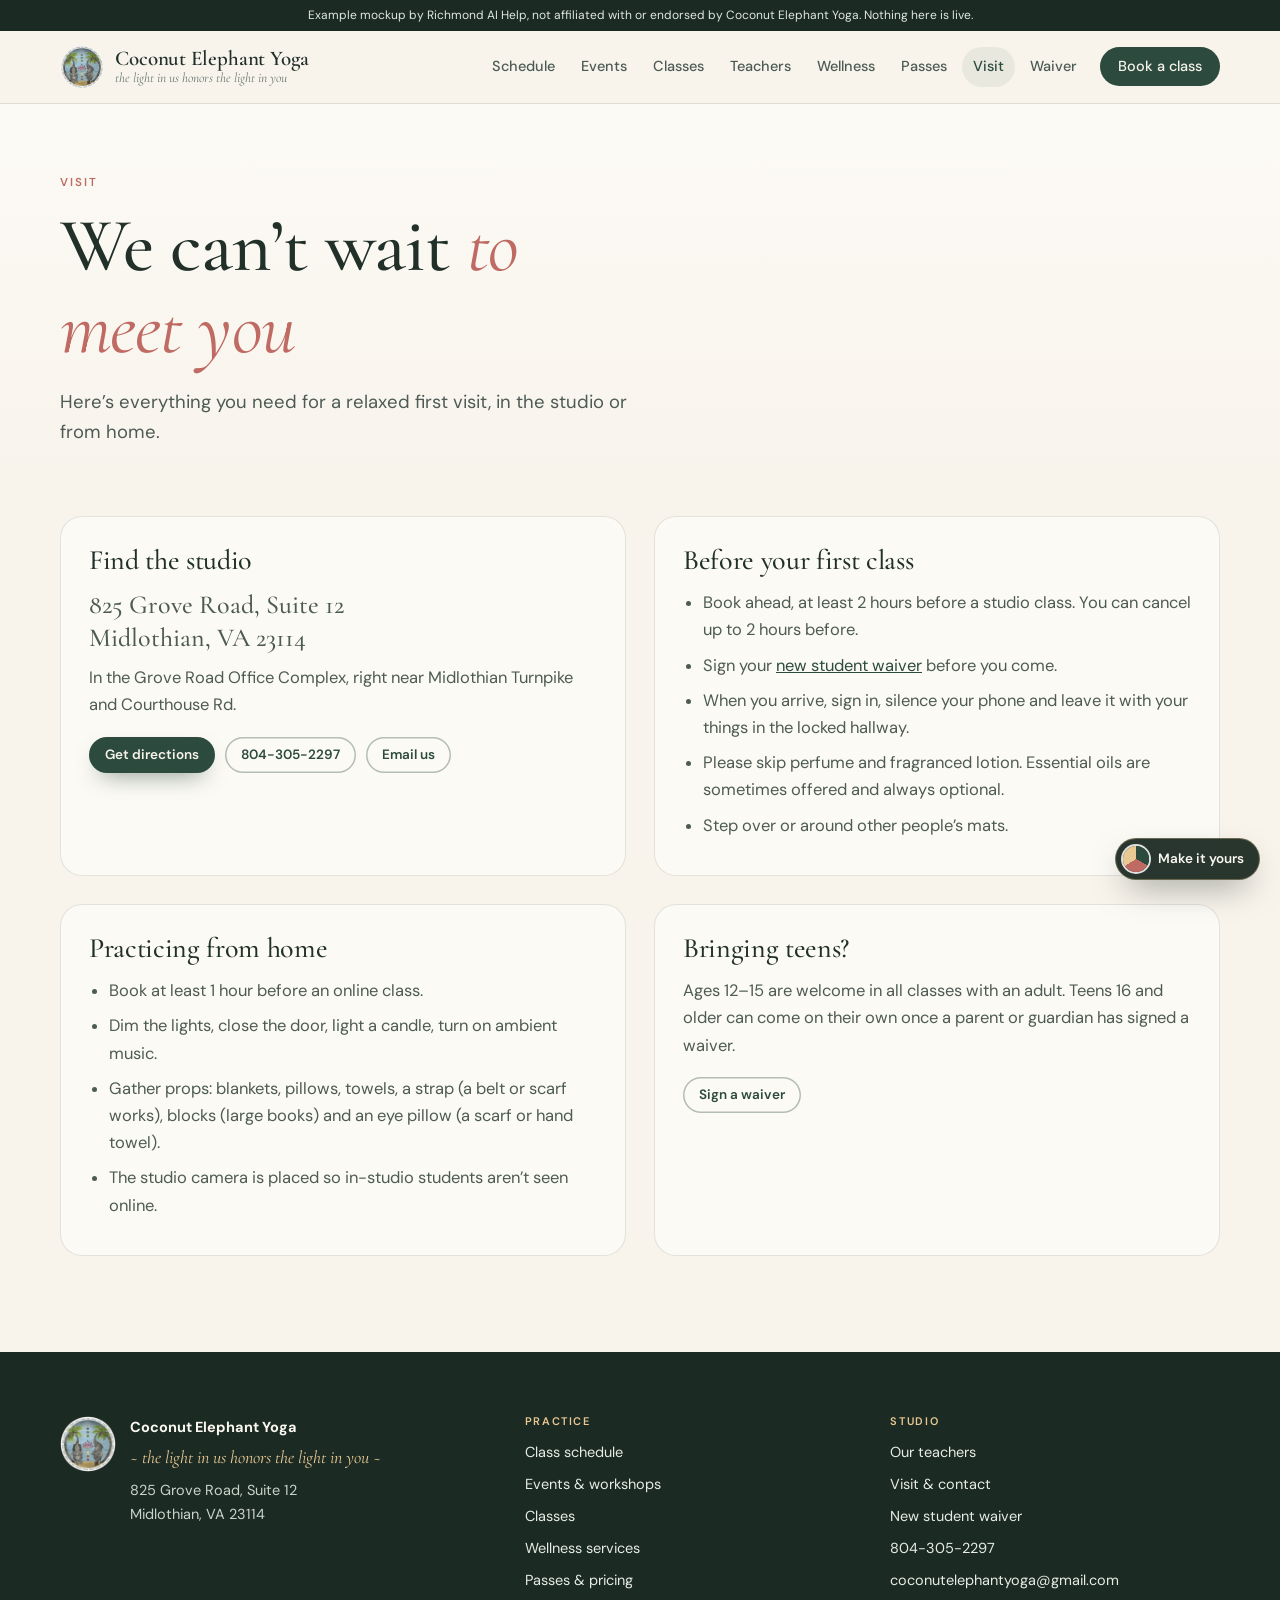
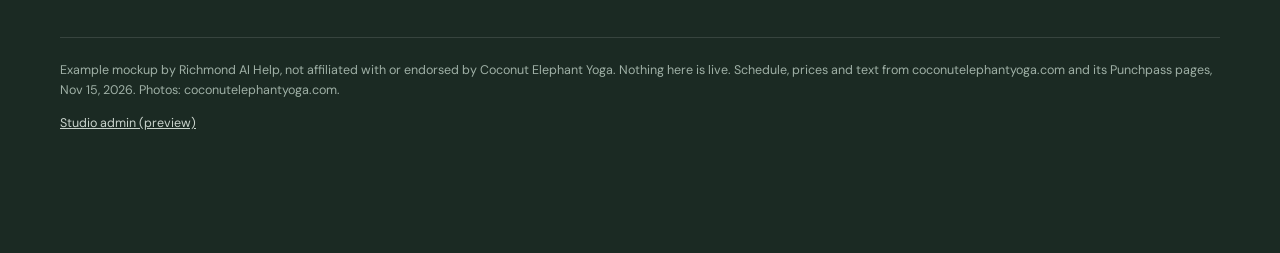
<file: visit.html>
<!doctype html>
<html lang="en">
<head>
<meta charset="utf-8">
<script src="theme-boot.js"></script>
<meta name="viewport" content="width=device-width,initial-scale=1,viewport-fit=cover">
<meta name="robots" content="noindex,nofollow">
<meta name="theme-color" content="#f8f4ec">
<link rel="icon" href="img/logo.png">
<title>Visit · Coconut Elephant Yoga</title>
<meta name="description" content="Directions and tips for your first class.">
<link rel="stylesheet" href="site.css">
<link rel="stylesheet" href="theme.css">
</head>
<body>
<p class="mock" role="note">Example mockup by Richmond AI Help, not affiliated with or endorsed by Coconut Elephant Yoga. Nothing here is live.</p>
<header class="hdr">
  <div class="wrap">
    <a class="brand" href="index.html"><img src="img/logo.png" alt="" width="44" height="44"><span><b>Coconut Elephant Yoga</b><i>the light in us honors the light in you</i></span></a>
    <a class="btn primary sm mbook" href="schedule.html">Book</a>
    <button class="menu-btn" type="button" aria-label="Menu" aria-expanded="false" aria-controls="hnav"><span></span></button>
    <nav class="hnav" id="hnav" aria-label="Main"><a href="schedule.html">Schedule</a><a href="events.html">Events</a><a href="classes.html">Classes</a><a href="teachers.html">Teachers</a><a href="wellness.html">Wellness</a><a href="passes.html">Passes</a><a href="visit.html" aria-current="page">Visit</a><a href="waiver.html">Waiver</a><a class="btn" href="schedule.html">Book a class</a></nav>
  </div>
</header>
<main>

<section class="phero"><div class="wrap"><p class="eyebrow">Visit</p><h1>We can’t wait <em>to meet you</em></h1><p class="lede">Here’s everything you need for a relaxed first visit, in the studio or from home.</p></div></section>
<section class="sec" style="padding-top:24px"><div class="wrap visit">
<div class="vcard rise"><h3>Find the studio</h3><p class="addr">825 Grove Road, Suite 12<br>Midlothian, VA 23114</p><p>In the Grove Road Office Complex, right near Midlothian Turnpike and Courthouse Rd.</p><div class="acts"><a class="btn primary sm" href="https://www.google.com/maps/search/?api=1&query=825+Grove+Road+Suite+12+Midlothian+VA+23114" target="_blank" rel="noopener">Get directions</a><a class="btn quiet sm" href="tel:+18043052297">804-305-2297</a><a class="btn quiet sm" href="mailto:coconutelephantyoga@gmail.com">Email us</a></div></div>
<div class="vcard rise"><h3>Before your first class</h3><ul><li>Book ahead, at least 2 hours before a studio class. You can cancel up to 2 hours before.</li><li>Sign your <a href="waiver.html">new student waiver</a> before you come.</li><li>When you arrive, sign in, silence your phone and leave it with your things in the locked hallway.</li><li>Please skip perfume and fragranced lotion. Essential oils are sometimes offered and always optional.</li><li>Step over or around other people’s mats.</li></ul></div>
<div class="vcard rise"><h3>Practicing from home</h3><ul><li>Book at least 1 hour before an online class.</li><li>Dim the lights, close the door, light a candle, turn on ambient music.</li><li>Gather props: blankets, pillows, towels, a strap (a belt or scarf works), blocks (large books) and an eye pillow (a scarf or hand towel).</li><li>The studio camera is placed so in-studio students aren’t seen online.</li></ul></div>
<div class="vcard rise"><h3>Bringing teens?</h3><p>Ages 12–15 are welcome in all classes with an adult. Teens 16 and older can come on their own once a parent or guardian has signed a waiver.</p><div class="acts"><a class="btn quiet sm" href="waiver.html">Sign a waiver</a></div></div>
</div></section>

</main>
<footer class="foot">
  <div class="wrap">
    <div class="fb"><img src="img/logo.png" alt="" width="56" height="56"><div><b>Coconut Elephant Yoga</b><p class="tl">~ the light in us honors the light in you ~</p><p style="margin-top:10px">825 Grove Road, Suite 12<br>Midlothian, VA 23114</p></div></div>
    <div><h4>Practice</h4><ul><li><a href="schedule.html">Class schedule</a></li><li><a href="events.html">Events &amp; workshops</a></li><li><a href="classes.html">Classes</a></li><li><a href="wellness.html">Wellness services</a></li><li><a href="passes.html">Passes &amp; pricing</a></li></ul></div>
    <div><h4>Studio</h4><ul><li><a href="teachers.html">Our teachers</a></li><li><a href="visit.html">Visit &amp; contact</a></li><li><a href="waiver.html">New student waiver</a></li><li><a href="tel:+18043052297">804-305-2297</a></li><li><a href="mailto:coconutelephantyoga@gmail.com">coconutelephantyoga@gmail.com</a></li></ul></div>
    <div class="fine"><span>Example mockup by Richmond AI Help, not affiliated with or endorsed by Coconut Elephant Yoga. Nothing here is live. Schedule, prices and text from coconutelephantyoga.com and its Punchpass pages, Nov 15, 2026. Photos: coconutelephantyoga.com.</span><a href="admin.html">Studio admin (preview)</a></div>
  </div>
</footer>

<script src="site.js"></script>
<script src="theme.js"></script>
</body>
</html>
</file>
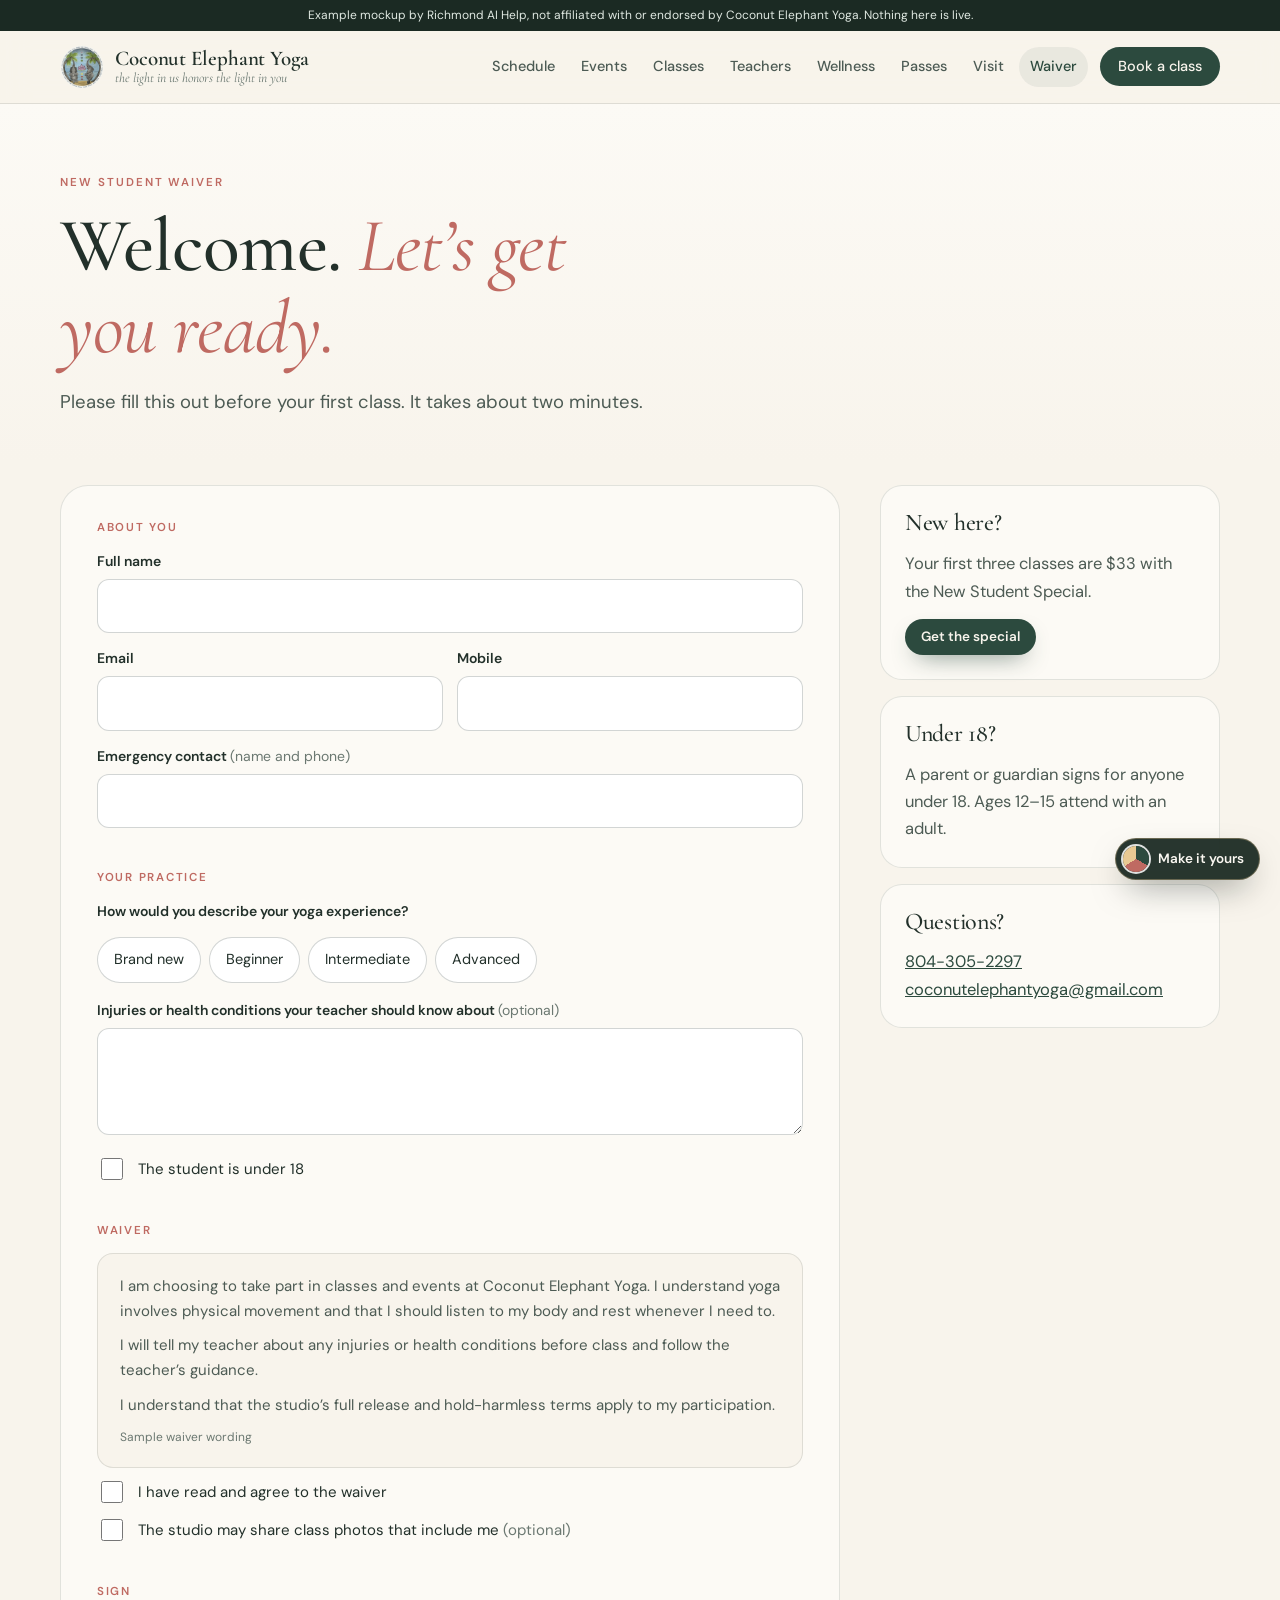
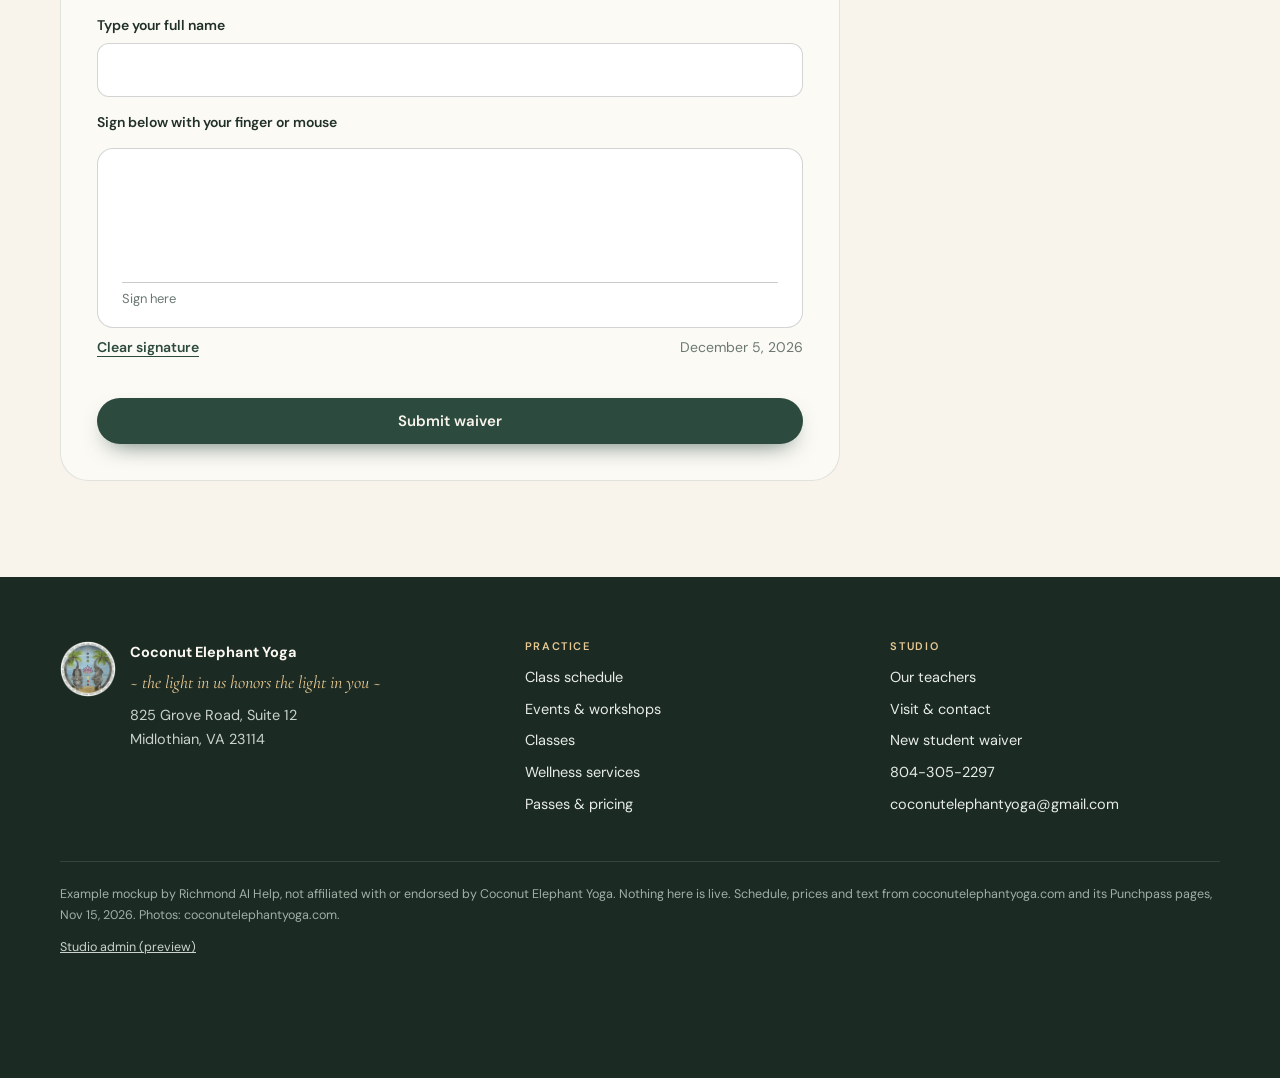
<file: waiver.html>
<!doctype html>
<html lang="en">
<head>
<meta charset="utf-8">
<script src="theme-boot.js"></script>
<meta name="viewport" content="width=device-width,initial-scale=1,viewport-fit=cover">
<meta name="robots" content="noindex,nofollow">
<meta name="theme-color" content="#f8f4ec">
<link rel="icon" href="img/logo.png">
<title>New student waiver · Coconut Elephant Yoga</title>
<meta name="description" content="Sign your new student waiver online.">
<link rel="stylesheet" href="site.css">
<link rel="stylesheet" href="theme.css">
</head>
<body>
<p class="mock" role="note">Example mockup by Richmond AI Help, not affiliated with or endorsed by Coconut Elephant Yoga. Nothing here is live.</p>
<header class="hdr">
  <div class="wrap">
    <a class="brand" href="index.html"><img src="img/logo.png" alt="" width="44" height="44"><span><b>Coconut Elephant Yoga</b><i>the light in us honors the light in you</i></span></a>
    <a class="btn primary sm mbook" href="schedule.html">Book</a>
    <button class="menu-btn" type="button" aria-label="Menu" aria-expanded="false" aria-controls="hnav"><span></span></button>
    <nav class="hnav" id="hnav" aria-label="Main"><a href="schedule.html">Schedule</a><a href="events.html">Events</a><a href="classes.html">Classes</a><a href="teachers.html">Teachers</a><a href="wellness.html">Wellness</a><a href="passes.html">Passes</a><a href="visit.html">Visit</a><a href="waiver.html" aria-current="page">Waiver</a><a class="btn" href="schedule.html">Book a class</a></nav>
  </div>
</header>
<main>

<section class="phero"><div class="wrap"><p class="eyebrow">New student waiver</p><h1>Welcome. <em>Let’s get you ready.</em></h1><p class="lede">Please fill this out before your first class. It takes about two minutes.</p></div></section>
<section class="sec" style="padding-top:24px"><div class="wrap wv">
<div class="wform" id="wform">
<form id="wvf" novalidate>
<fieldset><legend>About you</legend>
<label class="fld" data-req><span>Full name</span><input id="wName" autocomplete="name" required></label>
<div class="two"><label class="fld" data-req><span>Email</span><input id="wEmail" type="email" autocomplete="email" required></label><label class="fld" data-req><span>Mobile</span><input id="wPhone" type="tel" inputmode="tel" autocomplete="tel" required></label></div>
<label class="fld" data-req><span>Emergency contact <i>(name and phone)</i></span><input id="wEmer" required></label>
</fieldset>
<fieldset><legend>Your practice</legend>
<p class="fld"><span>How would you describe your yoga experience?</span></p>
<div class="seg" id="wLevel"><label><input type="radio" name="lvl" value="Brand new"><span>Brand new</span></label><label><input type="radio" name="lvl" value="Beginner"><span>Beginner</span></label><label><input type="radio" name="lvl" value="Intermediate"><span>Intermediate</span></label><label><input type="radio" name="lvl" value="Advanced"><span>Advanced</span></label></div>
<label class="fld" style="margin-top:16px"><span>Injuries or health conditions your teacher should know about <i>(optional)</i></span><textarea id="wInj" rows="3"></textarea></label>
<label class="chk"><input type="checkbox" id="wMinor"><span>The student is under 18</span></label>
<label class="fld" id="wGuardWrap" hidden data-req><span>Parent or guardian full name</span><input id="wGuard"></label>
</fieldset>
<fieldset><legend>Waiver</legend>
<div class="legal" tabindex="0"><p>I am choosing to take part in classes and events at Coconut Elephant Yoga. I understand yoga involves physical movement and that I should listen to my body and rest whenever I need to.</p><p>I will tell my teacher about any injuries or health conditions before class and follow the teacher’s guidance.</p><p>I understand that the studio’s full release and hold-harmless terms apply to my participation.</p><p class="fn">Sample waiver wording</p></div>
<label class="chk"><input type="checkbox" id="wAgree"><span>I have read and agree to the waiver</span></label>
<label class="chk"><input type="checkbox" id="wPhoto"><span>The studio may share class photos that include me <i style="color:var(--ink3);font-style:normal">(optional)</i></span></label>
</fieldset>
<fieldset><legend>Sign</legend>
<label class="fld" data-req><span id="sigLab">Type your full name</span><input id="wTyped" autocomplete="name"></label>
<p class="fld"><span>Sign below with your finger or mouse</span></p>
<div class="sig"><canvas id="sig" aria-label="Signature pad"></canvas><span class="line"></span><span class="hint" id="sigHint">Sign here</span></div>
<div class="sigbar"><button type="button" class="lnk" id="sigClear">Clear signature</button><span id="sigDate"></span></div>
</fieldset>
<p class="err" id="wErr" hidden></p>
<button type="submit" class="btn primary full" style="margin-top:8px">Submit waiver</button>
</form>
<div class="done" id="wDone" hidden tabindex="-1">
<div class="seal"><svg viewBox="0 0 48 48" aria-hidden="true"><path d="M13 25l7 7 15-16"/></svg></div>
<h2>You’re all set.</h2>
<p class="l" id="doneP">See you on the mat.</p>
<dl class="sum" id="doneSum"></dl>
<div class="acts"><a class="btn primary" href="schedule.html">Book your first class</a><button type="button" class="btn quiet" onclick="window.print()">Save a copy (PDF)</button></div>
<p style="margin-top:18px"><button type="button" class="lnk" id="wAgain">Fill out another waiver</button></p>
</div>
</div>
<aside class="wside">
<div class="vcard"><h3>New here?</h3><p style="margin:8px 0 14px">Your first three classes are $33 with the New Student Special.</p><a class="btn primary sm" href="https://coconutelephantyoga.punchpass.com/passes/49413" target="_blank" rel="noopener">Get the special</a></div>
<div class="vcard"><h3>Under 18?</h3><p style="margin-top:8px">A parent or guardian signs for anyone under 18. Ages 12–15 attend with an adult.</p></div>
<div class="vcard"><h3>Questions?</h3><p style="margin-top:8px"><a href="tel:+18043052297">804-305-2297</a><br><a href="mailto:coconutelephantyoga@gmail.com">coconutelephantyoga@gmail.com</a></p></div>
</aside>
</div></section>

</main>
<footer class="foot">
  <div class="wrap">
    <div class="fb"><img src="img/logo.png" alt="" width="56" height="56"><div><b>Coconut Elephant Yoga</b><p class="tl">~ the light in us honors the light in you ~</p><p style="margin-top:10px">825 Grove Road, Suite 12<br>Midlothian, VA 23114</p></div></div>
    <div><h4>Practice</h4><ul><li><a href="schedule.html">Class schedule</a></li><li><a href="events.html">Events &amp; workshops</a></li><li><a href="classes.html">Classes</a></li><li><a href="wellness.html">Wellness services</a></li><li><a href="passes.html">Passes &amp; pricing</a></li></ul></div>
    <div><h4>Studio</h4><ul><li><a href="teachers.html">Our teachers</a></li><li><a href="visit.html">Visit &amp; contact</a></li><li><a href="waiver.html">New student waiver</a></li><li><a href="tel:+18043052297">804-305-2297</a></li><li><a href="mailto:coconutelephantyoga@gmail.com">coconutelephantyoga@gmail.com</a></li></ul></div>
    <div class="fine"><span>Example mockup by Richmond AI Help, not affiliated with or endorsed by Coconut Elephant Yoga. Nothing here is live. Schedule, prices and text from coconutelephantyoga.com and its Punchpass pages, Nov 15, 2026. Photos: coconutelephantyoga.com.</span><a href="admin.html">Studio admin (preview)</a></div>
  </div>
</footer>

<script src="site.js"></script>
<script src="theme.js"></script>
</body>
</html>
</file>
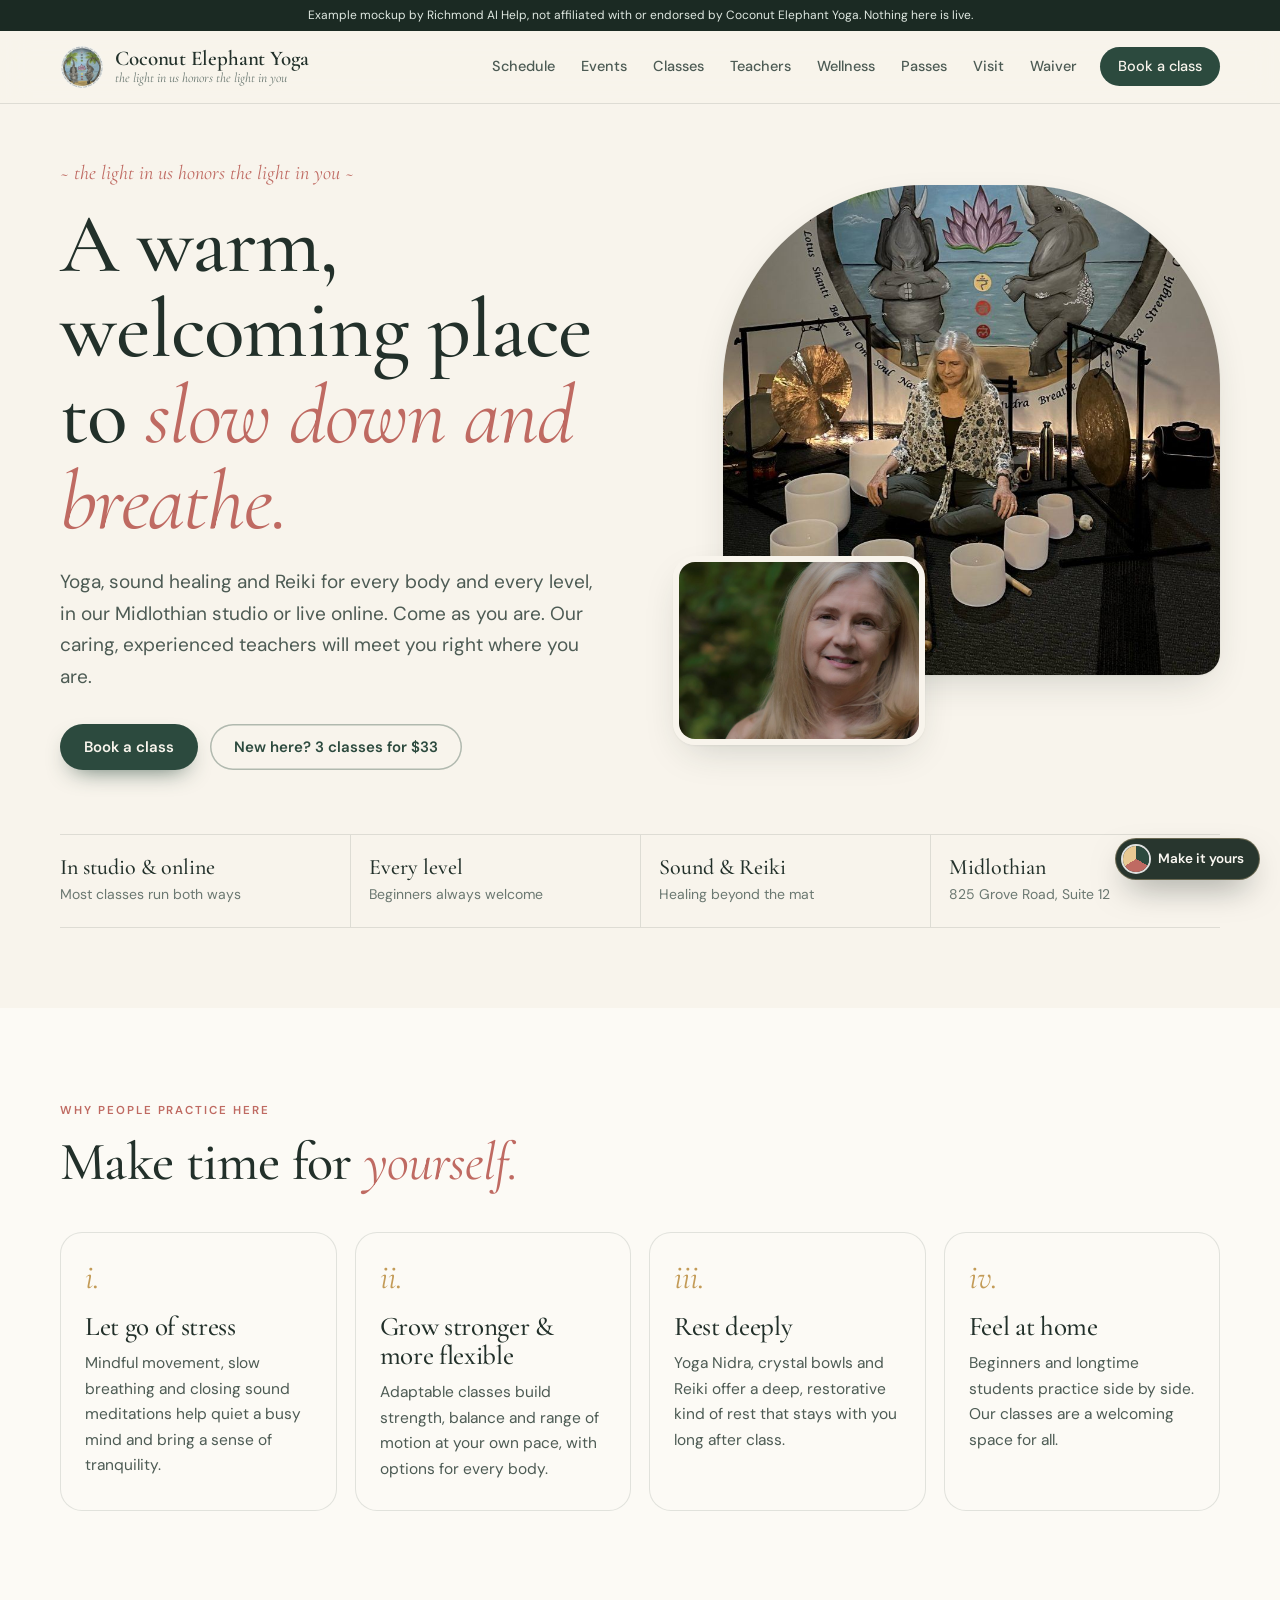
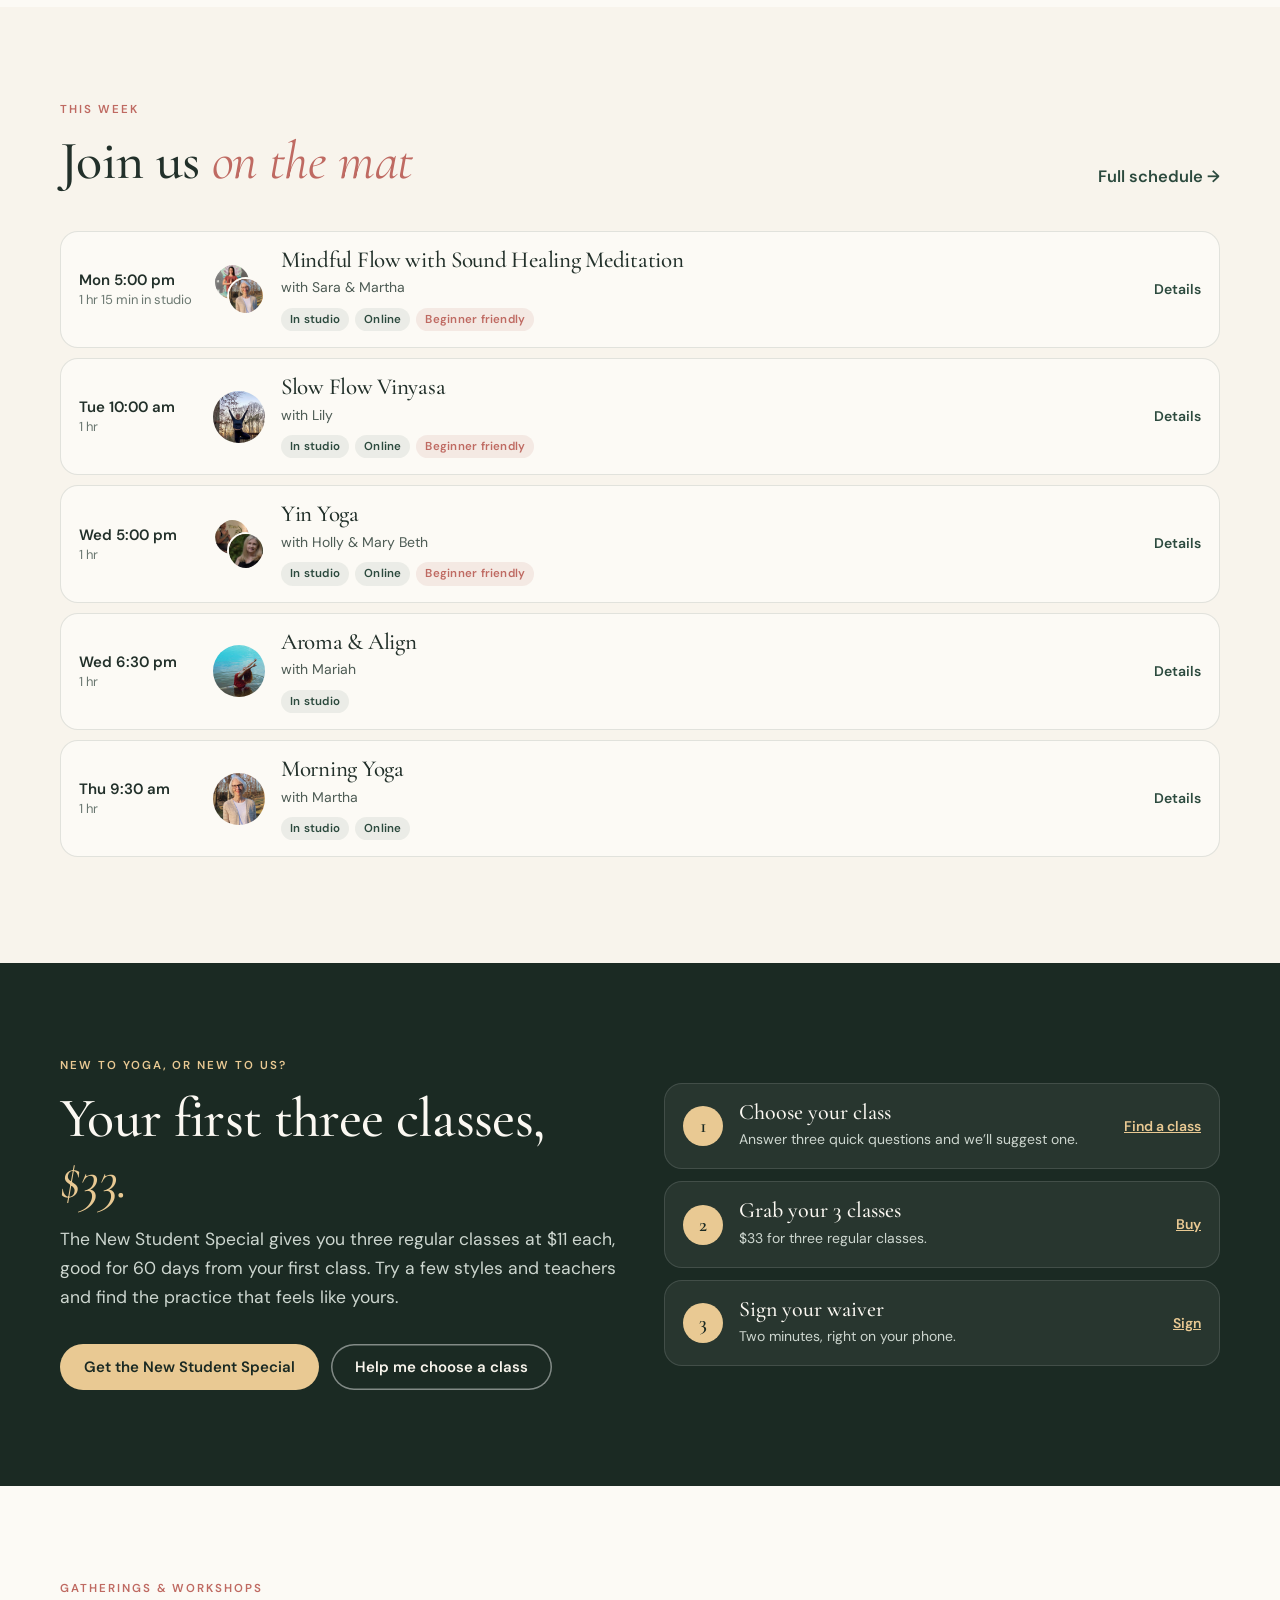
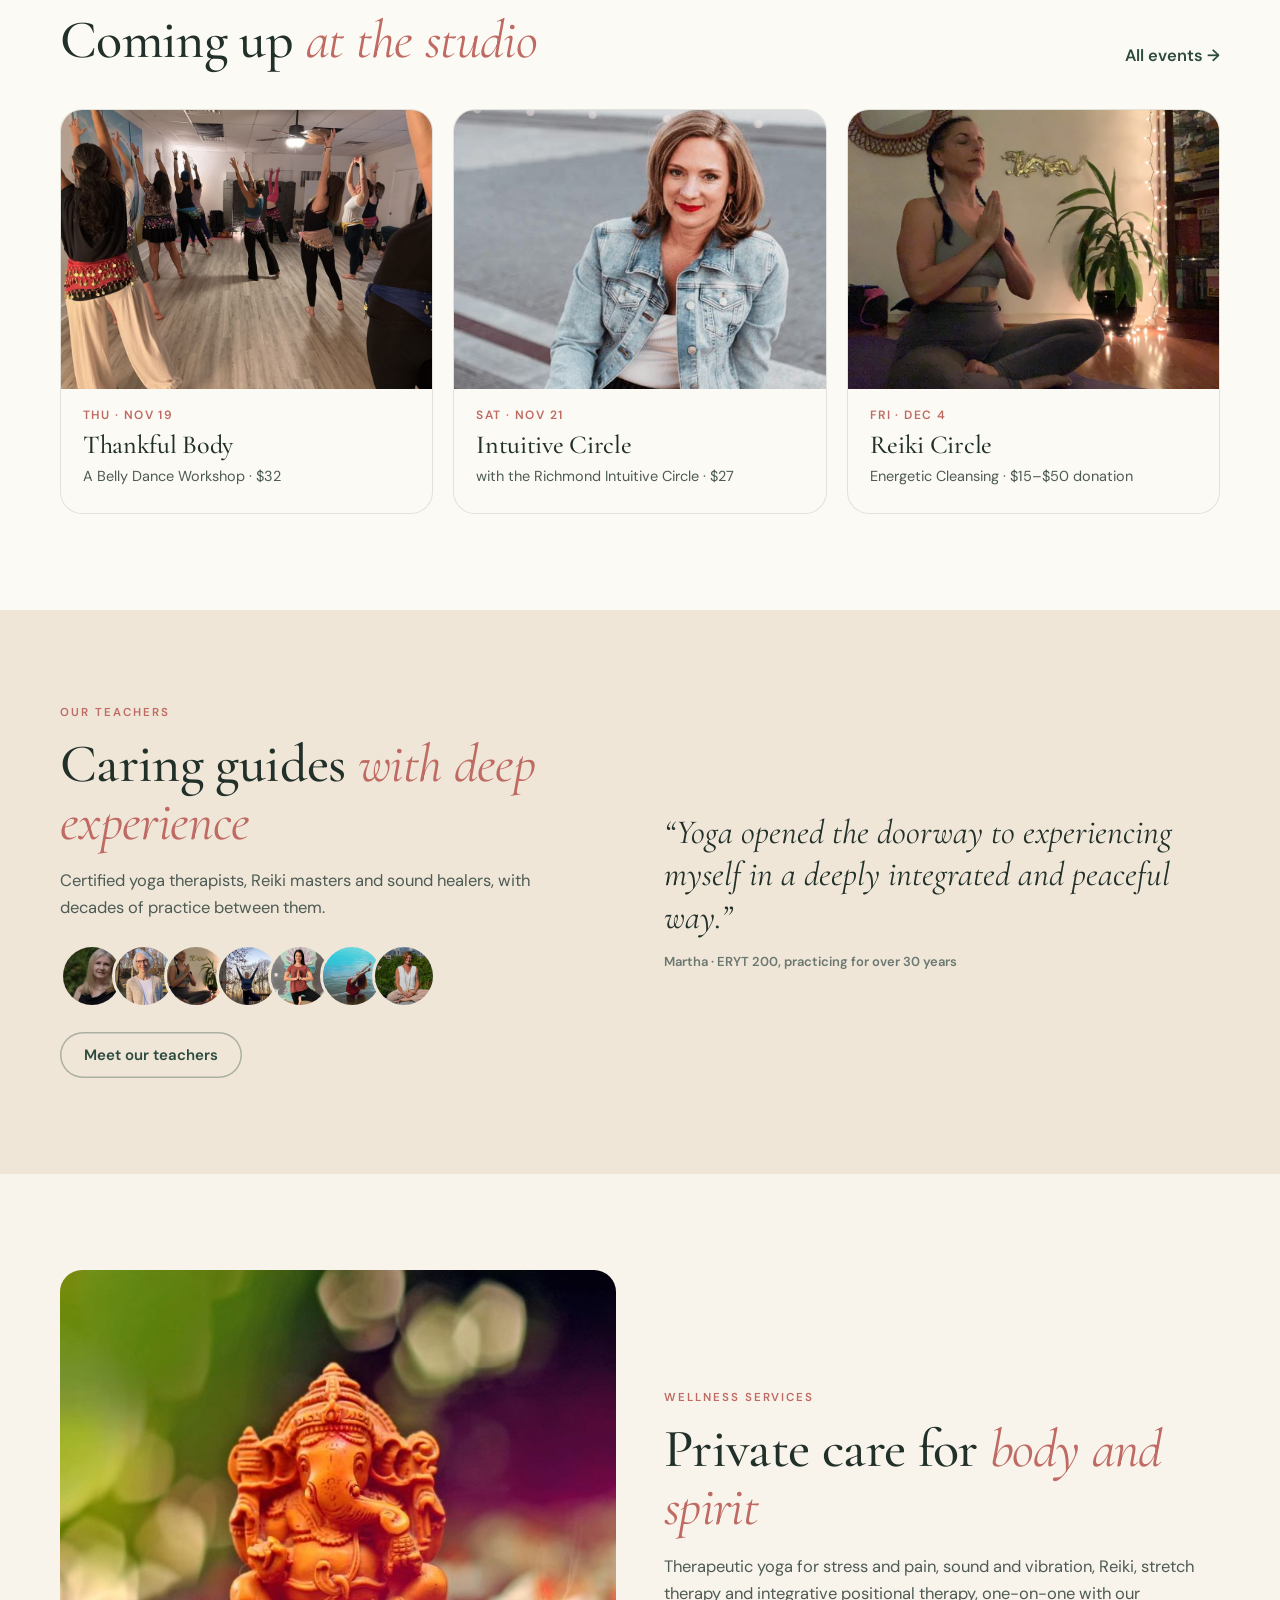
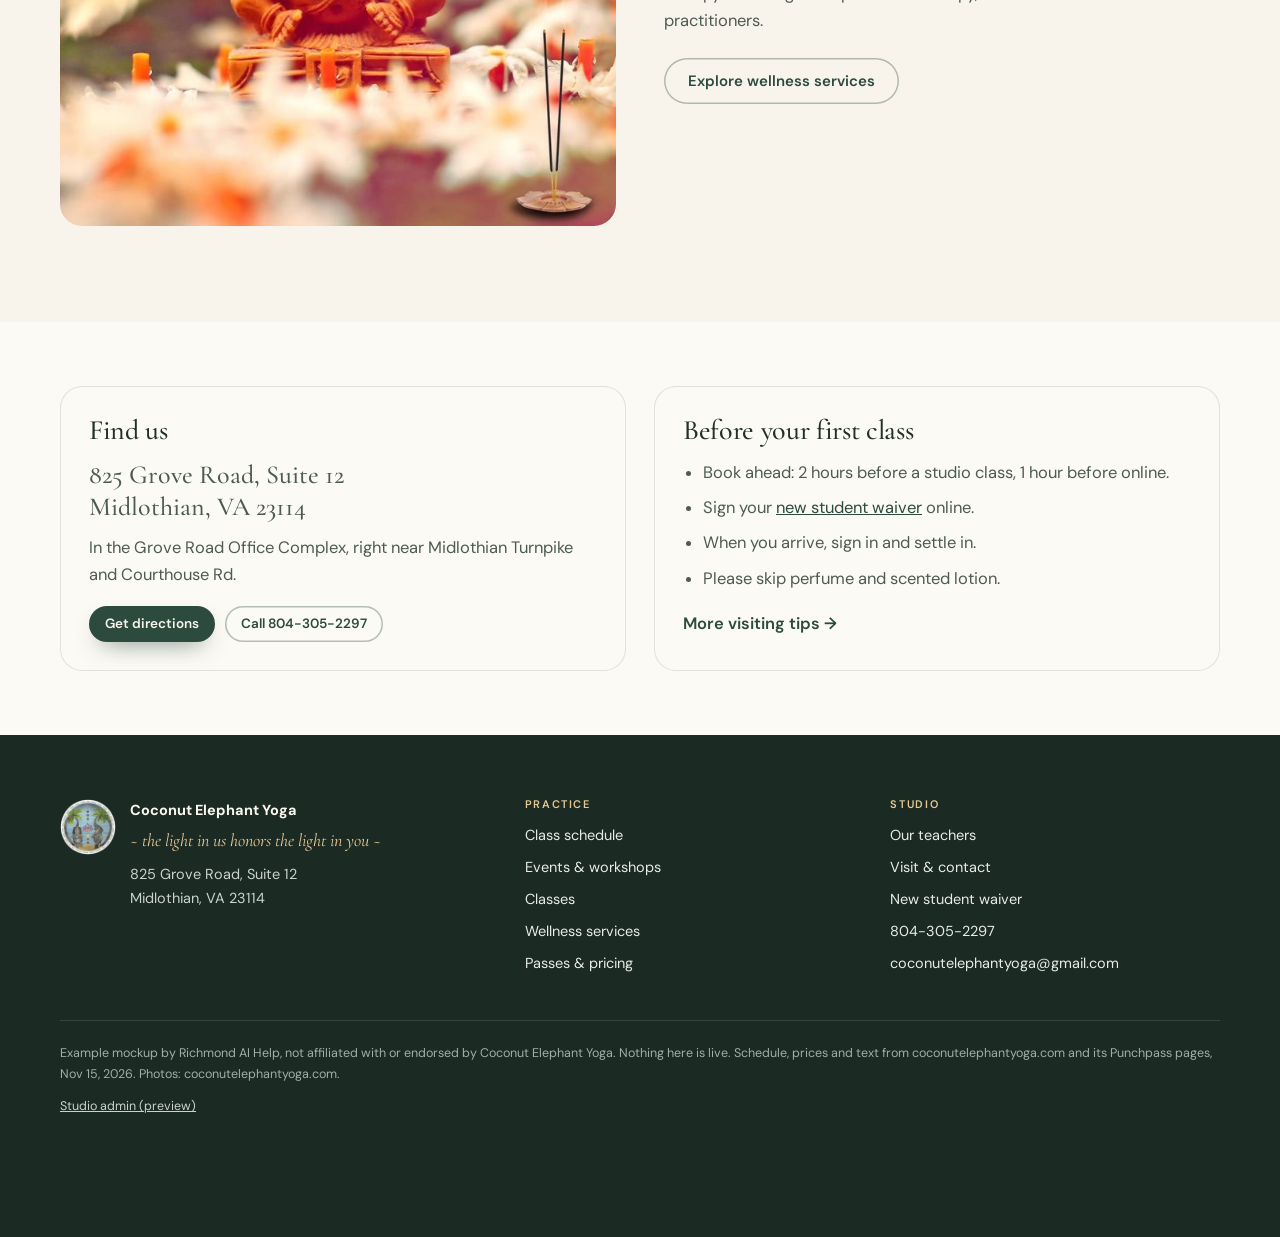
<file: website.html>
<!doctype html><html lang="en"><head><meta charset="utf-8"><meta name="robots" content="noindex"><meta http-equiv="refresh" content="0; url=index.html"><title>Coconut Elephant Yoga</title><script>var m={"schedule": "schedule.html", "classes": "classes.html", "teachers": "teachers.html", "services": "wellness.html", "passes": "passes.html", "visit": "visit.html", "events": "events.html"},h=location.hash.slice(1);location.replace(m[h]||"index.html");</script></head><body><p><a href="index.html">Continue to Coconut Elephant Yoga</a></p></body></html>
</file>
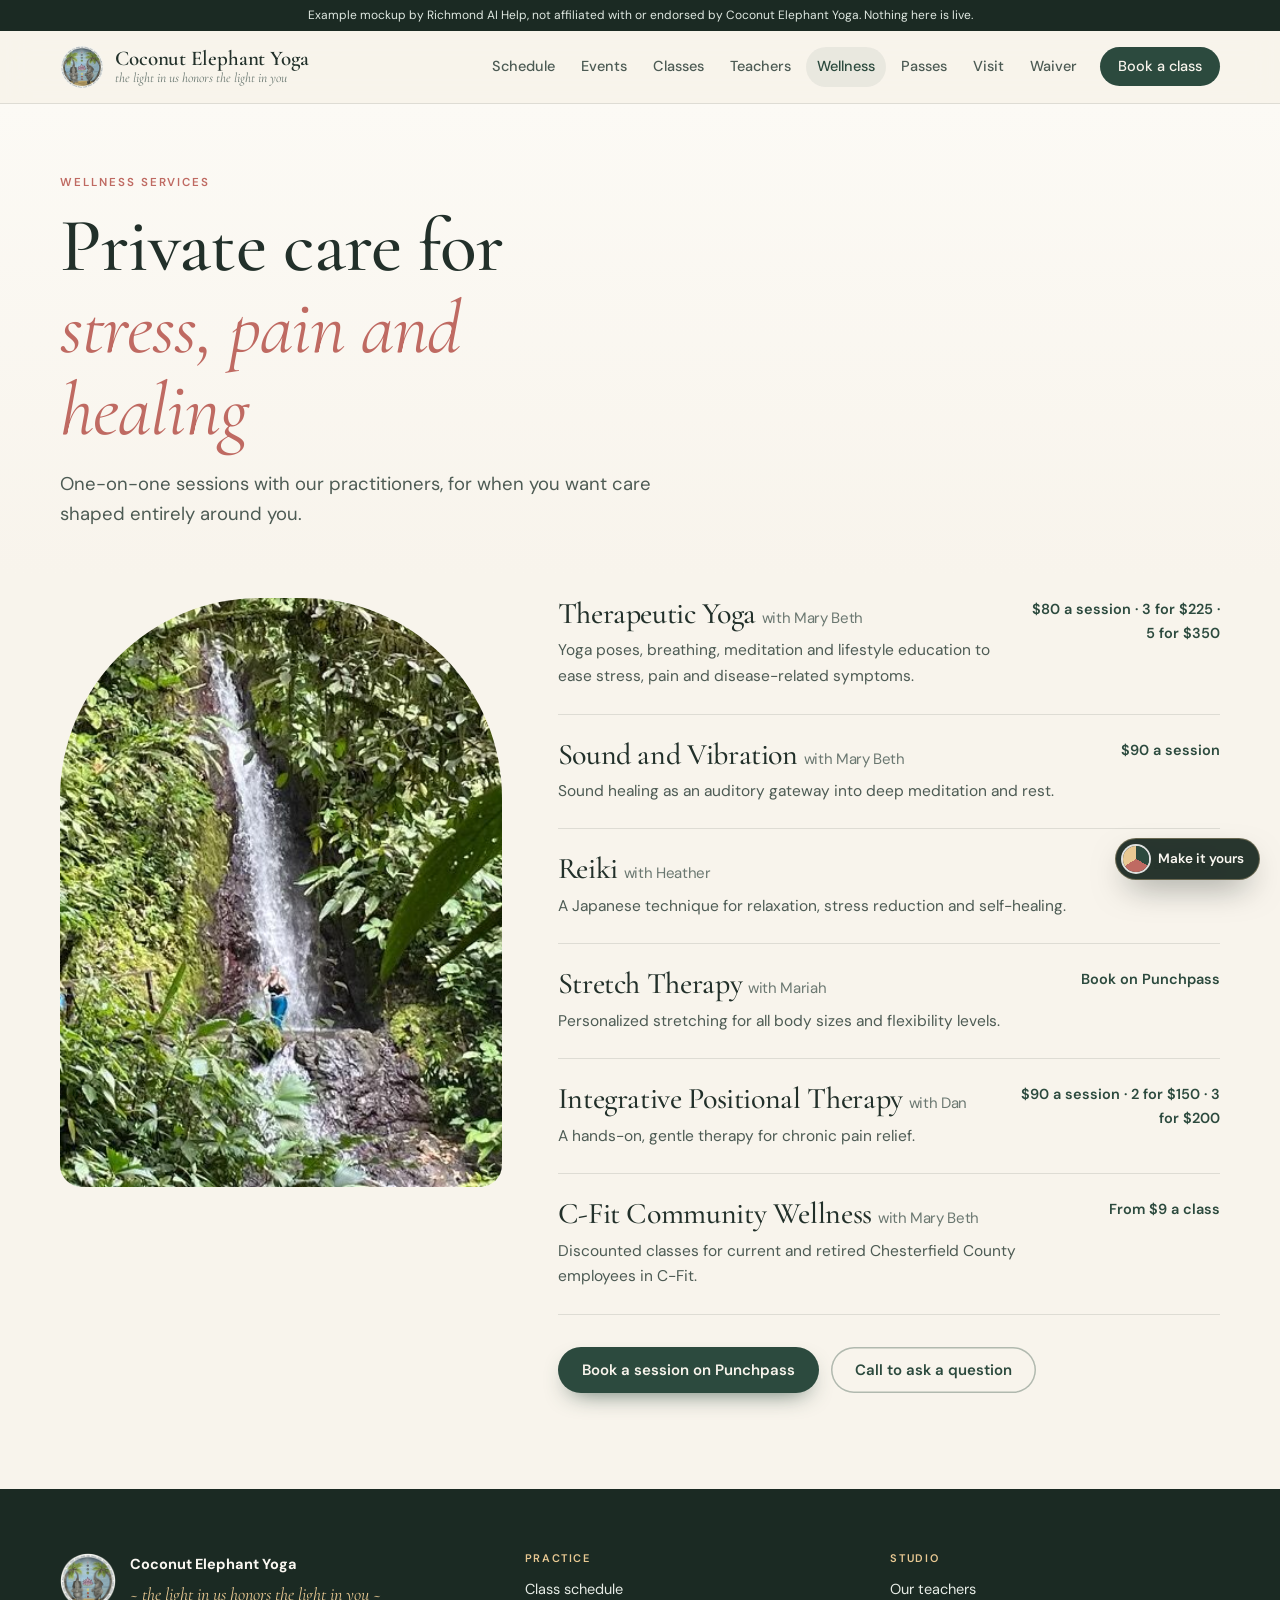
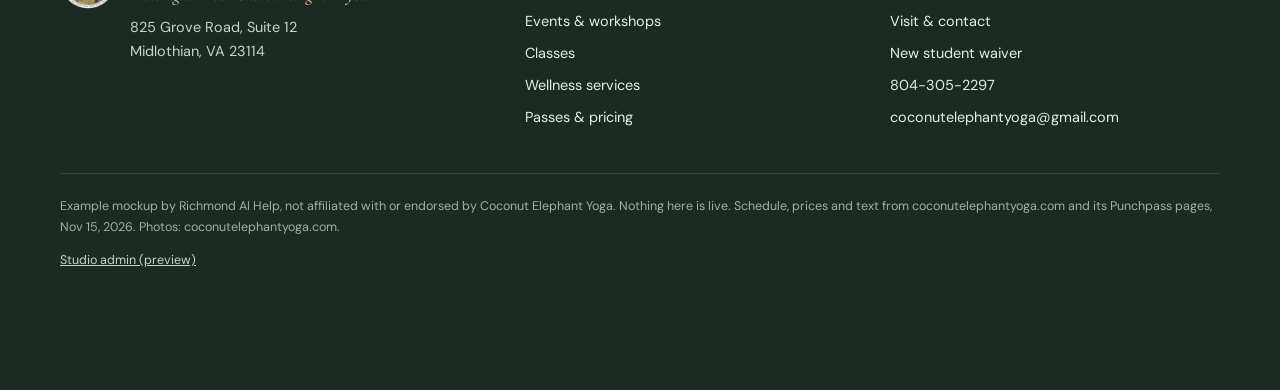
<file: wellness.html>
<!doctype html>
<html lang="en">
<head>
<meta charset="utf-8">
<script src="theme-boot.js"></script>
<meta name="viewport" content="width=device-width,initial-scale=1,viewport-fit=cover">
<meta name="robots" content="noindex,nofollow">
<meta name="theme-color" content="#f8f4ec">
<link rel="icon" href="img/logo.png">
<title>Wellness services · Coconut Elephant Yoga</title>
<meta name="description" content="Therapeutic yoga, sound healing, Reiki and more.">
<link rel="stylesheet" href="site.css">
<link rel="stylesheet" href="theme.css">
</head>
<body>
<p class="mock" role="note">Example mockup by Richmond AI Help, not affiliated with or endorsed by Coconut Elephant Yoga. Nothing here is live.</p>
<header class="hdr">
  <div class="wrap">
    <a class="brand" href="index.html"><img src="img/logo.png" alt="" width="44" height="44"><span><b>Coconut Elephant Yoga</b><i>the light in us honors the light in you</i></span></a>
    <a class="btn primary sm mbook" href="schedule.html">Book</a>
    <button class="menu-btn" type="button" aria-label="Menu" aria-expanded="false" aria-controls="hnav"><span></span></button>
    <nav class="hnav" id="hnav" aria-label="Main"><a href="schedule.html">Schedule</a><a href="events.html">Events</a><a href="classes.html">Classes</a><a href="teachers.html">Teachers</a><a href="wellness.html" aria-current="page">Wellness</a><a href="passes.html">Passes</a><a href="visit.html">Visit</a><a href="waiver.html">Waiver</a><a class="btn" href="schedule.html">Book a class</a></nav>
  </div>
</header>
<main>

<section class="phero"><div class="wrap"><p class="eyebrow">Wellness services</p><h1>Private care for <em>stress, pain and healing</em></h1><p class="lede">One-on-one sessions with our practitioners, for when you want care shaped entirely around you.</p></div></section>
<section class="sec" style="padding-top:24px"><div class="wrap wl"><figure><img src="img/therapeutic.jpg" alt="" loading="lazy"></figure><div>
<div class="svi rise"><h3>Therapeutic Yoga<i>with Mary Beth</i></h3><p>Yoga poses, breathing, meditation and lifestyle education to ease stress, pain and disease-related symptoms.</p><p class="pr">$80 a session · 3 for $225 · 5 for $350</p></div><div class="svi rise"><h3>Sound and Vibration<i>with Mary Beth</i></h3><p>Sound healing as an auditory gateway into deep meditation and rest.</p><p class="pr">$90 a session</p></div><div class="svi rise"><h3>Reiki<i>with Heather</i></h3><p>A Japanese technique for relaxation, stress reduction and self-healing.</p><p class="pr">$90 a session</p></div><div class="svi rise"><h3>Stretch Therapy<i>with Mariah</i></h3><p>Personalized stretching for all body sizes and flexibility levels.</p><p class="pr">Book on Punchpass</p></div><div class="svi rise"><h3>Integrative Positional Therapy<i>with Dan</i></h3><p>A hands-on, gentle therapy for chronic pain relief.</p><p class="pr">$90 a session · 2 for $150 · 3 for $200</p></div><div class="svi rise"><h3>C-Fit Community Wellness<i>with Mary Beth</i></h3><p>Discounted classes for current and retired Chesterfield County employees in C-Fit.</p><p class="pr">From $9 a class</p></div>
<div class="cta"><a class="btn primary" href="https://coconutelephantyoga.punchpass.com/passes" target="_blank" rel="noopener">Book a session on Punchpass</a><a class="btn quiet" href="tel:+18043052297">Call to ask a question</a></div>
</div></div></section>

</main>
<footer class="foot">
  <div class="wrap">
    <div class="fb"><img src="img/logo.png" alt="" width="56" height="56"><div><b>Coconut Elephant Yoga</b><p class="tl">~ the light in us honors the light in you ~</p><p style="margin-top:10px">825 Grove Road, Suite 12<br>Midlothian, VA 23114</p></div></div>
    <div><h4>Practice</h4><ul><li><a href="schedule.html">Class schedule</a></li><li><a href="events.html">Events &amp; workshops</a></li><li><a href="classes.html">Classes</a></li><li><a href="wellness.html">Wellness services</a></li><li><a href="passes.html">Passes &amp; pricing</a></li></ul></div>
    <div><h4>Studio</h4><ul><li><a href="teachers.html">Our teachers</a></li><li><a href="visit.html">Visit &amp; contact</a></li><li><a href="waiver.html">New student waiver</a></li><li><a href="tel:+18043052297">804-305-2297</a></li><li><a href="mailto:coconutelephantyoga@gmail.com">coconutelephantyoga@gmail.com</a></li></ul></div>
    <div class="fine"><span>Example mockup by Richmond AI Help, not affiliated with or endorsed by Coconut Elephant Yoga. Nothing here is live. Schedule, prices and text from coconutelephantyoga.com and its Punchpass pages, Nov 15, 2026. Photos: coconutelephantyoga.com.</span><a href="admin.html">Studio admin (preview)</a></div>
  </div>
</footer>

<script src="site.js"></script>
<script src="theme.js"></script>
</body>
</html>
</file>
<file: site.css>
[hidden]{display:none!important}
@font-face{font-family:"Cormorant";src:url(fonts/cormorant.woff2) format("woff2");font-weight:300 700;font-display:swap}
@font-face{font-family:"Cormorant";src:url(fonts/cormorant-italic.woff2) format("woff2");font-weight:300 700;font-style:italic;font-display:swap}
@font-face{font-family:"DM Sans";src:url(fonts/dmsans.woff2) format("woff2");font-weight:300 700;font-display:swap}
:root{--serif:"Cormorant",Georgia,serif;--sans:"DM Sans",system-ui,-apple-system,sans-serif;--r:22px}
*{box-sizing:border-box}
html{scroll-behavior:smooth;scroll-padding-top:84px;-webkit-text-size-adjust:100%}
body{margin:0;background:var(--cream);color:var(--ink);font:400 16.5px/1.65 var(--sans);-webkit-font-smoothing:antialiased;overflow-x:hidden}
img{max-width:100%;display:block}
a{color:var(--forest)}
button,input,textarea,select{font:inherit;color:inherit}
button{cursor:pointer}
h1,h2,h3,h4{font-family:var(--serif);font-weight:500;letter-spacing:-.012em;line-height:1.08;margin:0}
h1 em,h2 em,h3 em{font-style:italic;font-weight:400;color:var(--lotus)}
p{margin:0}
:focus-visible{outline:2px solid var(--gold);outline-offset:3px}
.wrap{width:min(1160px,100% - 40px);margin:0 auto}
.eyebrow{font:600 11.5px/1.3 var(--sans);letter-spacing:.17em;text-transform:uppercase;color:var(--lotus);margin:0 0 14px}
.mock{margin:0;background:var(--deep);color:#dfe8e1;font-size:12px;line-height:1.4;text-align:center;padding:7px 14px}
.btn{display:inline-flex;align-items:center;justify-content:center;gap:8px;border:0;border-radius:999px;padding:14px 24px;font-weight:600;font-size:15px;line-height:1.2;text-decoration:none;text-align:center;transition:transform .18s,background .2s,box-shadow .2s;cursor:pointer}
.btn:active{transform:scale(.98)}
.btn.primary{background:var(--forest);color:var(--cream);box-shadow:0 10px 24px -12px rgb(var(--forest-rgb) / .9)}
.btn.primary:hover{background:var(--forest2)}
.btn.quiet{background:transparent;color:var(--forest);box-shadow:inset 0 0 0 1.5px rgb(var(--forest-rgb) / .35)}
.btn.quiet:hover{box-shadow:inset 0 0 0 1.5px var(--forest)}
.btn.light{background:var(--cream);color:var(--forest)}
.btn.gold{background:var(--gold2);color:var(--deep)}
.btn.ghost{background:transparent;color:var(--cream);box-shadow:inset 0 0 0 1.5px rgba(255,255,255,.45)}
.btn.sm{padding:10px 16px;font-size:13.5px}
.btn.full{width:100%}
.lnk{background:none;border:0;padding:0;color:var(--forest);font-weight:600;font-size:14px;text-decoration:underline;text-underline-offset:4px;text-decoration-thickness:1px}
.rise{opacity:0;transform:translateY(18px);transition:opacity .8s ease,transform .8s cubic-bezier(.2,.7,.2,1)}
.rise.in{opacity:1;transform:none}
@media (prefers-reduced-motion:reduce){*{animation:none!important;transition:none!important}.rise{opacity:1;transform:none}}

/* header */
.hdr{position:sticky;top:0;z-index:40;background:rgb(from var(--cream) r g b / .9);-webkit-backdrop-filter:blur(14px);backdrop-filter:blur(14px);border-bottom:1px solid var(--line)}
@supports not (color:rgb(from red r g b)){.hdr{background:var(--cream)}}
.hdr .wrap{display:flex;align-items:center;gap:18px;min-height:72px}
.brand{display:flex;align-items:center;gap:11px;text-decoration:none;color:var(--ink);margin-right:auto}
.brand img{width:44px;height:44px;border-radius:50%}
.brand b{display:block;font:600 21px/1.05 var(--serif);letter-spacing:-.005em}
.brand i{display:block;font:italic 400 13.5px/1.2 var(--serif);color:var(--ink3)}
.hnav{display:flex;align-items:center;gap:4px}
.hnav a{color:var(--ink2);text-decoration:none;font-size:14.5px;font-weight:500;padding:8px 11px;border-radius:999px}
.hnav a:hover,.hnav a[aria-current="page"]{color:var(--forest);background:rgb(var(--forest-rgb) / .07)}
.hnav a.btn{color:var(--cream);background:var(--forest);margin-left:8px;padding:11px 18px}
.menu-btn{display:none;border:0;background:rgb(var(--forest-rgb) / .08);width:44px;height:44px;border-radius:50%;align-items:center;justify-content:center}
.menu-btn span,.menu-btn span::before,.menu-btn span::after{display:block;width:18px;height:1.8px;background:var(--ink);border-radius:2px;position:relative;content:""}
.menu-btn span::before{position:absolute;top:-6px}.menu-btn span::after{position:absolute;top:6px}
.mbook{display:none}
@media (max-width:980px){
  .hnav{display:none;position:absolute;top:100%;left:0;right:0;flex-direction:column;align-items:stretch;background:var(--paper);padding:10px 20px 20px;border-bottom:1px solid var(--line);box-shadow:0 20px 40px -20px rgb(var(--ink-rgb) / .3)}
  .hnav.open{display:flex}
  .hnav a{font-size:17px;padding:13px 6px;border-radius:0;border-bottom:1px solid var(--line)}
  .hnav a.btn{margin:14px 0 0;border:0;border-radius:999px;justify-content:center}
  .menu-btn{display:inline-flex}
  .mbook{display:inline-flex}
  .brand i{display:none}
  .brand b{font-size:19px}
  .hdr .wrap{gap:10px;min-height:64px}
}
@media (max-width:380px){.brand b{font-size:17px}.mbook{padding:9px 13px}}

/* sections */
.sec{padding:96px 0}
.sec.tight{padding:64px 0}
.sec.alt{background:var(--paper)}
.sec.sand{background:var(--sand)}
.sec.deep{background:var(--deep);color:#eef1ec}
.sec.deep h2,.sec.deep h3{color:#fbf8f2}
.sec.deep h2 em{color:var(--gold2)}
.sh{display:flex;justify-content:space-between;align-items:flex-end;gap:24px;margin-bottom:40px;flex-wrap:wrap}
.sh h2{font-size:clamp(34px,4.6vw,54px)}
.sh p.sub{max-width:460px;color:var(--ink2)}
.more{font-weight:600;text-decoration:none;white-space:nowrap}
.more::after{content:" →"}
@media (max-width:760px){.sec{padding:68px 0}.sec.tight{padding:48px 0}.sh{margin-bottom:28px}}

/* page hero (inner pages) */
.phero{padding:72px 0 44px;background:linear-gradient(180deg,var(--paper),var(--cream))}
.phero h1{font-size:clamp(44px,6.4vw,76px);max-width:16ch}
.phero p.lede{max-width:600px;font-size:18.5px;color:var(--ink2);margin-top:18px}
@media (max-width:760px){.phero{padding:48px 0 28px}.phero p.lede{font-size:17px}}

/* home hero */
.hero{position:relative;padding:56px 0 80px;overflow:hidden}
.hero-in{display:grid;grid-template-columns:1.02fr 1fr;gap:56px;align-items:center}
.tagline{font:italic 400 20px/1.3 var(--serif);color:var(--lotus);margin-bottom:16px}
.hero h1{font-size:clamp(46px,6.6vw,84px);line-height:1.02}
.hero .lede{font-size:19px;color:var(--ink2);max-width:540px;margin-top:22px}
.cta{display:flex;flex-wrap:wrap;gap:12px;margin-top:32px}
.hero-art{position:relative;min-height:560px}
.hero-art .p1{position:absolute;inset:0 0 70px 50px;border-radius:200px 200px var(--r) var(--r);overflow:hidden;box-shadow:var(--shadow)}
.hero-art .p2{position:absolute;left:0;bottom:0;width:46%;aspect-ratio:4/3;border-radius:var(--r);overflow:hidden;border:6px solid var(--cream);box-shadow:var(--shadow)}
.hero-art img{width:100%;height:100%;object-fit:cover}
.hero-art .cred{position:absolute;right:4px;bottom:44px;font-size:11px;color:var(--ink3)}
.hero-facts{display:grid;grid-template-columns:repeat(4,1fr);gap:0;margin-top:64px;border-top:1px solid var(--line);border-bottom:1px solid var(--line)}
.hero-facts div{padding:20px 18px;border-left:1px solid var(--line)}
.hero-facts div:first-child{border-left:0;padding-left:0}
.hero-facts b{display:block;font:500 22px/1.15 var(--serif)}
.hero-facts span{font-size:14px;color:var(--ink3)}
@media (max-width:900px){
  .hero{padding:28px 0 56px}
  .hero-in{grid-template-columns:1fr;gap:34px}
  .hero-art{min-height:auto;aspect-ratio:1/1.02;order:-1}
  .hero-art .p1{inset:0 0 54px 34px;border-radius:160px 160px var(--r) var(--r)}
  .hero .lede{font-size:17.5px}
  .hero-facts{grid-template-columns:1fr 1fr;margin-top:44px}
  .hero-facts div{padding:16px 12px;border-left:0;border-top:1px solid var(--line)}
  .hero-facts div:nth-child(-n+2){border-top:0}
  .hero-facts div:nth-child(odd){padding-left:0}
  .cta .btn{flex:1 1 220px}
}

/* benefits */
.ben{display:grid;grid-template-columns:repeat(4,1fr);gap:18px}
.ben article{background:var(--paper);border:1px solid var(--line);border-radius:var(--r);padding:28px 24px}
.ben .n{font:italic 400 34px/1 var(--serif);color:var(--gold)}
.ben h3{font-size:27px;margin:16px 0 10px}
.ben p{color:var(--ink2);font-size:15.5px}
@media (max-width:980px){.ben{grid-template-columns:1fr 1fr}}
@media (max-width:560px){.ben{grid-template-columns:1fr}.ben article{padding:22px 20px}}

/* class rows */
.crow{text-decoration:none;color:inherit;font:inherit;display:grid;grid-template-columns:118px 52px 1fr auto;gap:16px;align-items:center;padding:16px 18px;background:var(--paper);border:1px solid var(--line);border-radius:18px;margin-bottom:10px;text-align:left;width:100%;transition:box-shadow .2s,transform .2s}
button.crow:hover{box-shadow:var(--shadow);transform:translateY(-1px)}
.crow .t{font:600 15px/1.2 var(--sans);white-space:nowrap}
.crow .t small{display:block;font-weight:400;color:var(--ink3);font-size:13px;margin-top:3px}
.crow .ph{width:52px;height:52px;border-radius:50%;overflow:hidden;position:relative}
.crow .ph img{width:100%;height:100%;object-fit:cover}
.crow .ph.duo img{position:absolute;width:38px;height:38px;border-radius:50%;border:2px solid var(--paper)}
.crow .ph.duo img:first-child{left:0;top:0}.crow .ph.duo img:last-child{right:0;bottom:0}
.crow h3{font:500 23px/1.12 var(--serif)}
.crow .m{font-size:14px;color:var(--ink2);margin-top:3px}
.chips{display:flex;flex-wrap:wrap;gap:6px;margin-top:8px}
.chip{font:600 11.5px/1 var(--sans);letter-spacing:.02em;padding:6px 9px;border-radius:999px;background:rgb(var(--forest-rgb) / .08);color:var(--forest)}
.chip.on{background:rgb(var(--lotus-rgb) / .12);color:var(--lotus)}
.chip.gold{background:rgb(var(--gold-rgb) / .16);color:#7a5a22}
.crow .go{font-weight:600;font-size:14px;color:var(--forest);white-space:nowrap}
@media (max-width:640px){
  .crow{grid-template-columns:48px 1fr;gap:4px 14px;padding:14px}
  .crow .t{grid-column:2;order:-1;font-size:13.5px;color:var(--lotus)}
  .crow .t small{display:inline;margin-left:6px}
  .crow .ph{grid-row:1/span 2;width:48px;height:48px;align-self:start}
  .crow .ph.duo img{width:34px;height:34px}
  .crow h3{font-size:21px}
  .crow .go{display:none}
}

/* schedule tools */
.finder{background:var(--deep);color:#eef1ec;border-radius:28px;padding:40px;display:grid;grid-template-columns:.8fr 1.2fr;gap:40px;margin-bottom:56px;position:relative;overflow:hidden}
.finder h2{color:#fbf8f2;font-size:clamp(32px,4vw,44px)}
.finder h2 em{color:var(--gold2)}
.finder .intro p{color:#cdd6cf;margin-top:12px}
.fq{margin-bottom:18px}
.fq p{font:600 11px/1 var(--sans);letter-spacing:.15em;text-transform:uppercase;color:var(--gold2);margin-bottom:10px}
.opts{display:flex;flex-wrap:wrap;gap:8px}
.opts button{border:1px solid rgba(255,255,255,.22);background:rgba(255,255,255,.04);color:#f4f1ea;border-radius:999px;padding:10px 16px;font-size:14.5px;font-weight:500}
.opts button[aria-pressed="true"]{background:var(--gold2);border-color:var(--gold2);color:var(--deep)}
.fres{grid-column:1/-1;background:var(--paper);color:var(--ink);border-radius:20px;padding:24px;display:grid;grid-template-columns:auto 1fr auto;gap:20px;align-items:center}
.fres[hidden]{display:none}
.fres img{width:84px;height:84px;border-radius:50%;object-fit:cover}
.fres h3{font-size:30px}
.fres .m{color:var(--ink2);font-size:15px}
.fres .acts{display:flex;flex-direction:column;gap:8px}
@media (max-width:860px){.finder{grid-template-columns:1fr;padding:28px 22px;gap:22px;border-radius:24px}.fres{grid-template-columns:auto 1fr;padding:18px}.fres .acts{grid-column:1/-1}.fres img{width:64px;height:64px}.fres h3{font-size:25px}}
.filters{display:flex;flex-direction:column;gap:12px;margin-bottom:28px;position:sticky;top:72px;z-index:5;background:var(--cream);padding:12px 0;border-bottom:1px solid var(--line)}
.frow{display:flex;gap:8px;overflow-x:auto;scrollbar-width:none;-webkit-overflow-scrolling:touch;padding-bottom:2px}
.frow::-webkit-scrollbar{display:none}
.frow button{flex:0 0 auto;border:1px solid var(--line);background:var(--paper);border-radius:999px;padding:9px 15px;font-size:14px;font-weight:500;color:var(--ink2)}
.frow button[aria-pressed="true"]{background:var(--forest);border-color:var(--forest);color:var(--cream)}
.frow .lab{flex:0 0 auto;align-self:center;font:600 11px/1 var(--sans);letter-spacing:.14em;text-transform:uppercase;color:var(--ink3);margin-right:4px;min-width:44px}
.dayh{font:600 12px/1 var(--sans);letter-spacing:.16em;text-transform:uppercase;color:var(--lotus);margin:28px 0 12px}
.dayh small{color:var(--ink3);font-weight:500;letter-spacing:.08em;margin-left:8px}
.empty{padding:30px;text-align:center;color:var(--ink3);background:var(--paper);border-radius:18px}
@media (max-width:980px){.filters{top:64px}}

/* sheet */
.sheet{position:fixed;inset:0;z-index:60;display:flex;align-items:flex-end;justify-content:center;background:rgba(15,22,18,.5)}
.sheet[hidden]{display:none}
.sheet-in{background:var(--paper);width:min(640px,100%);max-height:92vh;overflow:auto;border-radius:28px 28px 0 0;padding:28px 28px 36px;animation:up .28s cubic-bezier(.2,.8,.2,1)}
@media (min-width:760px){.sheet{align-items:center}.sheet-in{border-radius:28px}}
@keyframes up{from{transform:translateY(40px);opacity:0}}
.sheet .x{float:right;border:0;background:var(--sand);width:38px;height:38px;border-radius:50%;font-size:20px;line-height:1}
.sheet .when{font:600 13px/1.3 var(--sans);color:var(--lotus);letter-spacing:.04em}
.sheet h2{font-size:38px;margin:8px 0 12px}
.sheet .desc{color:var(--ink2);margin:16px 0}
.sheet h4{font:600 11px/1 var(--sans);letter-spacing:.15em;text-transform:uppercase;color:var(--ink3);margin:22px 0 10px}
.sheet ul{margin:0;padding-left:20px;color:var(--ink2);font-size:15px}
.sheet ul li{margin-bottom:5px}
.tmini{display:flex;gap:14px;align-items:center;background:var(--cream);border-radius:16px;padding:14px;margin-bottom:8px}
.tmini img{width:56px;height:56px;border-radius:50%;object-fit:cover;flex:0 0 auto}
.tmini b{font:600 20px/1.1 var(--serif)}
.tmini p{font-size:14px;color:var(--ink2)}
.sheet .acts{display:flex;gap:10px;flex-wrap:wrap;margin-top:24px}
.sheet .acts .btn{flex:1 1 200px}
body.lock{overflow:hidden}

/* events */
.evl{display:grid;gap:28px}
.ev{display:grid;grid-template-columns:1fr 1.1fr;background:var(--paper);border-radius:28px;overflow:hidden;border:1px solid var(--line)}
.ev:nth-child(even) .ev-ph{order:2}
.ev-ph{position:relative;min-height:340px;margin:0}
.ev-ph img{position:absolute;inset:0;width:100%;height:100%;object-fit:cover}
.ev-ph img.top{object-position:50% 18%}
.ev-ph figcaption{position:absolute;left:12px;bottom:10px;font-size:11px;color:#fff;background:rgba(0,0,0,.42);padding:3px 8px;border-radius:999px}
.ev-tx{padding:40px}
.ev-date{display:flex;align-items:center;gap:14px;margin-bottom:18px}
.ev-date b{font:500 54px/1 var(--serif);color:var(--lotus)}
.ev-date span{font-size:13px;line-height:1.35;color:var(--ink3);text-transform:uppercase;letter-spacing:.1em;font-weight:600}
.ev h2{font-size:clamp(32px,3.6vw,44px)}
.ev h2 em{display:block;font-size:.62em;margin-top:6px}
.ev .meta{display:flex;flex-wrap:wrap;gap:8px;margin:18px 0}
.ev .desc p{color:var(--ink2);margin-bottom:10px}
.ev .acts{display:flex;flex-wrap:wrap;gap:10px;align-items:center;margin-top:22px}
@media (max-width:860px){.ev{grid-template-columns:1fr}.ev:nth-child(even) .ev-ph{order:0}.ev-ph{min-height:0;aspect-ratio:16/10}.ev-tx{padding:26px 22px 28px}.ev-date b{font-size:44px}}
.egrid{display:grid;grid-template-columns:repeat(3,1fr);gap:20px}
.ecard{display:block;text-decoration:none;color:inherit;background:var(--paper);border-radius:var(--r);overflow:hidden;border:1px solid var(--line);transition:transform .2s,box-shadow .2s}
.ecard:hover{transform:translateY(-3px);box-shadow:var(--shadow)}
.ecard .im{aspect-ratio:4/3;overflow:hidden}
.ecard .im img{width:100%;height:100%;object-fit:cover}
.ecard .im img.top{object-position:50% 18%}
.ecard .tx{padding:20px 22px 24px}
.ecard .d{font:600 12px/1 var(--sans);letter-spacing:.12em;text-transform:uppercase;color:var(--lotus)}
.ecard h3{font-size:26px;margin:10px 0 6px}
.ecard p{font-size:14.5px;color:var(--ink2)}
@media (max-width:900px){.egrid{grid-template-columns:1fr;gap:16px}.ecard{display:grid;grid-template-columns:120px 1fr}.ecard .im{aspect-ratio:auto;height:100%}.ecard .tx{padding:16px 18px}.ecard h3{font-size:22px}}

/* teachers */
.tgrid{display:grid;grid-template-columns:repeat(2,1fr);gap:18px}
.tcard{display:flex;gap:20px;background:var(--paper);border:1px solid var(--line);border-radius:var(--r);padding:22px}
.tcard img{width:104px;height:104px;border-radius:50%;object-fit:cover;flex:0 0 auto}
.tcard h3{font-size:28px}
.tcard .cr{font:600 12px/1.4 var(--sans);color:var(--lotus);letter-spacing:.03em;margin:4px 0 10px}
.tcard p.bio{font-size:15px;color:var(--ink2)}
.tcard .teaches{font-size:13.5px;color:var(--ink3);margin-top:10px}
@media (max-width:820px){.tgrid{grid-template-columns:1fr}.tcard{padding:18px;gap:16px}.tcard img{width:76px;height:76px}.tcard h3{font-size:25px}}
.faces{display:flex;flex-wrap:wrap;gap:0}
.faces img{width:64px;height:64px;border-radius:50%;object-fit:cover;border:3px solid var(--sand);margin-right:-12px}
.tteaser{display:grid;grid-template-columns:1fr 1fr;gap:48px;align-items:center}
.tteaser blockquote{margin:0;font:italic 400 clamp(26px,3vw,34px)/1.25 var(--serif);color:var(--ink)}
.tteaser cite{display:block;font:600 13px/1.4 var(--sans);font-style:normal;color:var(--ink3);margin-top:14px}
@media (max-width:860px){.tteaser{grid-template-columns:1fr;gap:28px}.faces img{width:54px;height:54px}}

/* classes */
.cgrid{display:grid;grid-template-columns:repeat(3,1fr);gap:18px}
.ccard{background:var(--paper);border:1px solid var(--line);border-radius:var(--r);padding:26px;display:flex;flex-direction:column}
.ccard .k{font:600 11px/1 var(--sans);letter-spacing:.15em;text-transform:uppercase;color:var(--lotus)}
.ccard h3{font-size:28px;margin:12px 0 10px}
.ccard p{color:var(--ink2);font-size:15px;flex:1}
.ccard .when{font-size:13.5px;color:var(--ink3);margin-top:16px;border-top:1px solid var(--line);padding-top:12px}
@media (max-width:980px){.cgrid{grid-template-columns:1fr 1fr}}
@media (max-width:620px){.cgrid{grid-template-columns:1fr}}

/* new student band */
.newband{display:grid;grid-template-columns:1fr 1fr;gap:48px;align-items:center}
.newband h2{font-size:clamp(36px,4.6vw,56px)}
.newband .lede{color:#cdd6cf;margin-top:16px;font-size:17.5px}
.steps{list-style:none;margin:0;padding:0;display:grid;gap:12px}
.steps li{display:flex;gap:16px;align-items:center;background:rgba(255,255,255,.06);border:1px solid rgba(255,255,255,.12);border-radius:18px;padding:16px 18px}
.steps li b{flex:0 0 auto;width:40px;height:40px;border-radius:50%;display:grid;place-items:center;background:var(--gold2);color:var(--deep);font:600 20px/1 var(--serif)}
.steps li div{flex:1}
.steps li strong{display:block;font:500 22px/1.15 var(--serif);color:#fbf8f2}
.steps li span{font-size:14px;color:#cdd6cf}
.steps li a{color:var(--gold2);font-weight:600;font-size:14px;white-space:nowrap}
@media (max-width:860px){.newband{grid-template-columns:1fr;gap:28px}.steps li{flex-wrap:wrap}.steps li a{margin-left:56px}}

/* passes */
.pgrid{display:grid;grid-template-columns:repeat(3,1fr);gap:18px}
.pcard{background:var(--paper);border:1px solid var(--line);border-radius:var(--r);padding:28px;display:flex;flex-direction:column}
.pcard.feat{background:var(--deep);color:#eef1ec;border:0}
.pcard .k{font:600 11px/1 var(--sans);letter-spacing:.15em;text-transform:uppercase;color:var(--lotus)}
.pcard.feat .k{color:var(--gold2)}
.pcard .pr{font:500 56px/1 var(--serif);margin:14px 0 6px}
.pcard .pr small{font-size:22px;color:var(--ink3)}
.pcard.feat .pr small{color:#b8c3bb}
.pcard h3{font-size:25px;margin-bottom:8px}
.pcard.feat h3{color:#fbf8f2}
.pcard p{font-size:15px;color:var(--ink2);flex:1}
.pcard.feat p{color:#cdd6cf}
.pcard .btn{margin-top:20px;align-self:flex-start}
@media (max-width:900px){.pgrid{grid-template-columns:1fr 1fr}}
@media (max-width:600px){.pgrid{grid-template-columns:1fr}.pcard .pr{font-size:48px}}
.note{font-size:14px;color:var(--ink3);margin-top:20px}

/* wellness */
.wl{display:grid;grid-template-columns:.8fr 1.2fr;gap:56px;align-items:start}
.wl figure{margin:0;border-radius:200px 200px var(--r) var(--r);overflow:hidden;position:sticky;top:100px}
.wl figure img{width:100%;aspect-ratio:3/4;object-fit:cover}
.svi{display:grid;grid-template-columns:1fr auto;gap:8px 24px;padding:24px 0;border-bottom:1px solid var(--line)}
.svi:first-child{padding-top:0}
.svi h3{font-size:30px}
.svi h3 i{font:400 15px/1 var(--sans);color:var(--ink3);margin-left:6px}
.svi p{color:var(--ink2);font-size:15.5px;grid-column:1}
.svi .pr{grid-column:2;grid-row:1/span 2;text-align:right;font-weight:600;font-size:14.5px;color:var(--forest);max-width:200px}
@media (max-width:860px){.wl{grid-template-columns:1fr;gap:28px}.wl figure{position:static;border-radius:160px 160px var(--r) var(--r);max-width:420px}.svi{grid-template-columns:1fr}.svi .pr{grid-column:1;grid-row:auto;text-align:left}}

/* visit */
.visit{display:grid;grid-template-columns:1fr 1fr;gap:28px}
.vcard{background:var(--paper);border:1px solid var(--line);border-radius:var(--r);padding:28px}
.vcard h3{font-size:28px;margin-bottom:14px}
.vcard ul{margin:0;padding-left:20px;color:var(--ink2)}
.vcard li{margin-bottom:8px}
.vcard .addr{font:500 26px/1.25 var(--serif);margin-bottom:10px}
.vcard p{color:var(--ink2)}
.vcard .acts{display:flex;gap:10px;flex-wrap:wrap;margin-top:18px}
@media (max-width:820px){.visit{grid-template-columns:1fr;gap:16px}.vcard{padding:22px}}

/* waiver */
.wv{display:grid;grid-template-columns:1fr 340px;gap:40px;align-items:start}
.wform{background:var(--paper);border:1px solid var(--line);border-radius:28px;padding:36px}
.wform h2{font-size:30px;margin:0 0 4px}
.wform fieldset{border:0;padding:0;margin:0 0 30px}
.wform legend{font:600 11.5px/1 var(--sans);letter-spacing:.15em;text-transform:uppercase;color:var(--lotus);margin-bottom:16px;padding:0}
.fld{display:block;margin-bottom:14px}
.fld span{display:block;font-size:14px;font-weight:600;margin-bottom:6px}
.fld span i{font-style:normal;font-weight:400;color:var(--ink3)}
.fld input,.fld textarea{width:100%;border:1px solid rgb(var(--ink-rgb) / .2);background:#fff;border-radius:12px;padding:13px 14px;font-size:16px}
.fld input:focus,.fld textarea:focus{outline:2px solid rgb(var(--forest-rgb) / .35);border-color:var(--forest)}
.fld.bad input,.fld.bad textarea{border-color:#b3412f}
.two{display:grid;grid-template-columns:1fr 1fr;gap:14px}
.seg{display:flex;flex-wrap:wrap;gap:8px}
.seg label{position:relative}
.seg input{position:absolute;opacity:0}
.seg label span{display:block;border:1px solid rgb(var(--ink-rgb) / .2);background:#fff;border-radius:999px;padding:10px 16px;font-size:14.5px;cursor:pointer}
.seg input:checked+span{background:var(--forest);color:var(--cream);border-color:var(--forest)}
.seg input:focus-visible+span{outline:2px solid var(--gold)}
.chk{display:flex;gap:12px;align-items:flex-start;margin:12px 0;font-size:15px;cursor:pointer}
.chk input{width:22px;height:22px;accent-color:var(--forest);flex:0 0 auto;margin-top:1px}
.legal{background:var(--cream);border-radius:16px;padding:20px 22px;max-height:260px;overflow:auto;font-size:15px;color:var(--ink2);border:1px solid var(--line)}
.legal p{margin-bottom:10px}
.legal .fn{font-size:12px;color:var(--ink3);margin:0}
.sig{position:relative;background:#fff;border:1px solid rgb(var(--ink-rgb) / .2);border-radius:16px;height:180px;touch-action:none}
.sig canvas{width:100%;height:100%;display:block;border-radius:16px;cursor:crosshair}
.sig .line{position:absolute;left:24px;right:24px;bottom:44px;border-top:1px solid rgb(var(--ink-rgb) / .25);pointer-events:none}
.sig .hint{position:absolute;left:24px;bottom:18px;font-size:13px;color:var(--ink3);pointer-events:none}
.sigbar{display:flex;justify-content:space-between;align-items:center;margin-top:8px;font-size:14px;color:var(--ink3)}
.err{color:#a3382a;font-size:14.5px;font-weight:600;margin:10px 0 0}
.err[hidden]{display:none}
.wside{position:sticky;top:96px;display:grid;gap:16px}
.wside .vcard{padding:24px}
.wside h3{font-size:24px}
.done{text-align:center;padding:16px 0}
.done .seal{width:84px;height:84px;margin:0 auto 18px;border-radius:50%;background:rgb(var(--forest-rgb) / .1);display:grid;place-items:center}
.done .seal svg{width:44px;height:44px;fill:none;stroke:var(--forest);stroke-width:3;stroke-linecap:round;stroke-linejoin:round}
.done h2{font-size:44px}
.done p.l{color:var(--ink2);font-size:17px;margin:12px auto 0;max-width:460px}
.sum{display:grid;grid-template-columns:auto 1fr;gap:8px 18px;text-align:left;background:var(--cream);border-radius:16px;padding:18px 20px;margin:26px 0;font-size:15px}
.sum dt{color:var(--ink3)}.sum dd{margin:0;font-weight:500}
.sum img{max-height:70px;background:#fff;border-radius:8px}
.done .acts{display:flex;gap:10px;justify-content:center;flex-wrap:wrap}
@media (max-width:900px){.wv{grid-template-columns:1fr}.wside{position:static}.wform{padding:24px 18px;border-radius:22px}.two{grid-template-columns:1fr}}

/* small bits */
.split{display:grid;grid-template-columns:1fr 1fr;gap:48px;align-items:center}
.split figure{margin:0;border-radius:var(--r);overflow:hidden}
.split figure img{width:100%;aspect-ratio:4/3;object-fit:cover}
@media (max-width:860px){.split{grid-template-columns:1fr;gap:26px}}
.cap{font-size:11.5px;color:var(--ink3);margin-top:8px}

/* footer */
.foot{background:var(--deep);color:#c9d3cc;padding:64px 0 120px;font-size:14.5px}
.foot .wrap{display:grid;grid-template-columns:1.3fr 1fr 1fr;gap:36px}
.foot b{color:#fbf8f2}
.foot .fb{display:flex;gap:14px;align-items:flex-start}
.foot .fb img{width:56px;height:56px;border-radius:50%}
.foot .tl{font:italic 400 18px/1.3 var(--serif);color:var(--gold2);margin-top:6px}
.foot h4{font:600 11px/1 var(--sans);letter-spacing:.15em;text-transform:uppercase;color:var(--gold2);margin-bottom:14px}
.foot ul{list-style:none;margin:0;padding:0}
.foot li{margin-bottom:8px}
.foot a{color:#e7ece6;text-decoration:none}
.foot a:hover{text-decoration:underline}
.foot .fine{grid-column:1/-1;border-top:1px solid rgba(255,255,255,.12);padding-top:22px;font-size:12.5px;color:#9fb0a6;display:flex;flex-wrap:wrap;justify-content:space-between;gap:12px}
.foot .fine a{color:#c9d3cc;text-decoration:underline}
@media (max-width:820px){.foot .wrap{grid-template-columns:1fr 1fr}.foot .fb{grid-column:1/-1}}

/* make it yours placement (no idea bar any more) */
@media (max-width:760px){.miy{bottom:calc(14px + env(safe-area-inset-bottom))}.miy-panel{bottom:calc(66px + env(safe-area-inset-bottom))}}
@media print{.hdr,.foot,.phero,.wside,.miy,.done .acts,.done .lnk,.mock{display:none!important}.sec{padding:0!important}.wform{border:0;padding:0}body{background:#fff}}
body.lock .miy{display:none}
</file>
<file: theme.css>
/* "Make it yours" theme layer: palettes + type pairings. Loaded last on every page. */
@font-face{font-family:"Jost";src:url(fonts/jost.woff2) format("woff2");font-weight:300 700;font-display:swap}
@font-face{font-family:"Jost H";src:url(fonts/jost.woff2) format("woff2");font-weight:300 700;font-display:swap;size-adjust:86%}
@font-face{font-family:"Jost H";src:url(fonts/jost-italic.woff2) format("woff2");font-weight:300 700;font-style:italic;font-display:swap;size-adjust:86%}
@font-face{font-family:"Nunito H";src:url(fonts/nunito.woff2) format("woff2");font-weight:300 800;font-display:swap;size-adjust:84%}
@font-face{font-family:"Nunito H";src:url(fonts/nunito-italic.woff2) format("woff2");font-weight:300 800;font-style:italic;font-display:swap;size-adjust:84%}
@font-face{font-family:"Nunito";src:url(fonts/nunito.woff2) format("woff2");font-weight:300 800;font-display:swap}
:root,html[data-palette="original"]{--forest:#2c4a3e;--forest2:#21392f;--deep:#1b2a23;--cream:#f8f4ec;--paper:#fcfaf5;--sand:#efe6d8;--mist:#e7ece6;--sage:#8fa89a;--lotus:#bf6a62;--gold:#c39b57;--gold2:#e9c993;--blush:#f0c4b4;--ink:#22302a;--ink2:#4d5b54;--ink3:#6b7871;--forest-rgb:44 74 62;--ink-rgb:34 48 42;--deep-rgb:27 42 35;--lotus-rgb:191 106 98;--gold-rgb:195 155 87;--gold2-rgb:233 201 147}
html[data-palette="lotus"]{--forest:#7d3f58;--forest2:#683349;--deep:#2f1823;--cream:#fbf4f2;--paper:#fffaf9;--sand:#f4e4e4;--mist:#f3e7eb;--sage:#c595a8;--lotus:#b5527a;--gold:#b98a5e;--gold2:#f0c9d4;--blush:#f7c6d3;--ink:#33212a;--ink2:#664c57;--ink3:#86707a;--forest-rgb:125 63 88;--ink-rgb:51 33 42;--deep-rgb:47 24 35;--lotus-rgb:181 82 122;--gold-rgb:185 138 94;--gold2-rgb:240 201 212}
html[data-palette="ocean"]{--forest:#1d5c63;--forest2:#174b51;--deep:#0e2b2f;--cream:#f3f7f6;--paper:#fafcfc;--sand:#e2edeb;--mist:#dfeceb;--sage:#7fb0ad;--lotus:#c0603f;--gold:#c9965a;--gold2:#a8dcd5;--blush:#f4c3ae;--ink:#15302e;--ink2:#47615f;--ink3:#6b8280;--forest-rgb:29 92 99;--ink-rgb:21 48 46;--deep-rgb:14 43 47;--lotus-rgb:192 96 63;--gold-rgb:201 150 90;--gold2-rgb:168 220 213}
html[data-palette="saffron"]{--forest:#7a4b14;--forest2:#653d0f;--deep:#2c1d0b;--cream:#fbf6ea;--paper:#fffcf4;--sand:#f3e5c6;--mist:#f2ead8;--sage:#c9a86a;--lotus:#b04e2a;--gold:#d4952a;--gold2:#f3cf7e;--blush:#f5c49c;--ink:#2d2214;--ink2:#615440;--ink3:#857761;--forest-rgb:122 75 20;--ink-rgb:45 34 20;--deep-rgb:44 29 11;--lotus-rgb:176 78 42;--gold-rgb:212 149 42;--gold2-rgb:243 207 126}
html[data-palette="lavender"]{--forest:#4b4577;--forest2:#3d3864;--deep:#1f1c33;--cream:#f6f4f9;--paper:#fcfbfe;--sand:#e9e5f1;--mist:#ebe8f3;--sage:#a7a2cc;--lotus:#a8587a;--gold:#b99a5b;--gold2:#dcd3f2;--blush:#efc3cf;--ink:#25223a;--ink2:#56526e;--ink3:#79758f;--forest-rgb:75 69 119;--ink-rgb:37 34 58;--deep-rgb:31 28 51;--lotus-rgb:168 88 122;--gold-rgb:185 154 91;--gold2-rgb:220 211 242}
:root{--line:rgb(var(--ink-rgb) / .12);--shadow:0 1px 2px rgb(var(--ink-rgb) / .05),0 14px 40px -14px rgb(var(--ink-rgb) / .22)}
html[data-font="modern"]{--serif:"Jost H","Jost",system-ui,sans-serif;--sans:"DM Sans",system-ui,-apple-system,sans-serif}
html[data-font="modern"] :is(h1,h2,h3){letter-spacing:-.02em;font-weight:400}
html[data-font="soft"]{--serif:"Nunito H","Nunito",ui-rounded,system-ui,sans-serif;--sans:"Nunito",ui-rounded,system-ui,sans-serif}
html[data-font="soft"] :is(h1,h2,h3){letter-spacing:-.015em;font-weight:500}
html[data-font="soft"] :is(h1,h2) em,html[data-font="modern"] :is(h1,h2) em{font-weight:400}
/* floating "Make it yours" control */
.miy{position:fixed;right:20px;bottom:calc(20px + env(safe-area-inset-bottom));z-index:45;font-family:"DM Sans",system-ui,-apple-system,sans-serif}
.miy-btn{display:flex;align-items:center;gap:9px;border:1px solid rgb(var(--gold2-rgb) / .35);background:rgb(var(--deep-rgb) / .94);-webkit-backdrop-filter:blur(14px);backdrop-filter:blur(14px);color:#fbf8f2;font:600 13.5px/1 "DM Sans",system-ui,sans-serif;padding:7px 15px 7px 7px;border-radius:999px;cursor:pointer;box-shadow:0 14px 34px -12px rgba(10,20,16,.55);transition:transform .2s}
.miy-btn:hover{transform:translateY(-1px)}
.miy-sw{width:26px;height:26px;border-radius:50%;background:conic-gradient(var(--forest) 0 33%,var(--lotus) 0 66%,var(--gold2) 0);box-shadow:0 0 0 2px rgba(255,255,255,.85)}
.miy-panel{position:absolute;right:0;bottom:calc(100% + 12px);width:min(340px,calc(100vw - 24px));background:#fffdf9;color:#1f2722;border-radius:22px;padding:20px 20px 16px;box-shadow:0 30px 70px -20px rgba(10,20,16,.5),0 0 0 1px rgba(20,30,25,.06);transform-origin:bottom right;animation:miyIn .22s ease-out}
.miy-panel[hidden]{display:none}
@keyframes miyIn{from{opacity:0;transform:translateY(8px) scale(.97)}}
.miy-h{display:flex;align-items:center;justify-content:space-between;margin:0 0 2px}
.miy-h b{font:500 26px/1.1 "Cormorant",Georgia,serif;letter-spacing:-.01em}
.miy-x{border:0;background:#f1ede6;width:30px;height:30px;border-radius:50%;font-size:18px;line-height:1;color:#1f2722;cursor:pointer}
.miy-sub{margin:0 0 14px;font-size:13px;line-height:1.45;color:#5d665f}
.miy-l{font:600 10.5px/1 "DM Sans",sans-serif;letter-spacing:.16em;text-transform:uppercase;color:#8a7d6b;margin:14px 0 9px}
.miy-pals{display:grid;grid-template-columns:repeat(5,1fr);gap:6px}
.miy-pals button{border:0;background:none;padding:4px 0;display:flex;flex-direction:column;align-items:center;gap:6px;font:500 11.5px/1.1 "DM Sans",sans-serif;color:#3b443e;cursor:pointer;border-radius:12px}
.miy-pals i{display:block;width:40px;height:40px;border-radius:50%;box-shadow:0 0 0 1px rgba(0,0,0,.08);transition:box-shadow .2s,transform .2s}
.miy-pals button:hover i{transform:scale(1.06)}
.miy-pals button[aria-pressed="true"] i{box-shadow:0 0 0 2px #fffdf9,0 0 0 4px #1f2722}
.miy-pals button[aria-pressed="true"]{font-weight:700;color:#1f2722}
.miy-fonts{display:grid;grid-template-columns:repeat(3,1fr);gap:8px}
.miy-fonts button{border:1px solid #e6e0d6;background:#fff;border-radius:14px;padding:10px 6px 9px;display:flex;flex-direction:column;align-items:center;gap:4px;cursor:pointer;color:#1f2722;font:500 11.5px/1.1 "DM Sans",sans-serif}
.miy-fonts button span{font-size:26px;line-height:1}
.miy-fonts button[aria-pressed="true"]{border-color:#1f2722;box-shadow:0 0 0 1px #1f2722}
.miy-foot{display:flex;justify-content:space-between;align-items:center;margin-top:14px;font-size:12px;color:#7a817b}
.miy-foot button{border:0;background:none;text-decoration:underline;text-underline-offset:3px;color:#3b443e;cursor:pointer;font:inherit;padding:4px 0}
.miy-btn,.miy-pals button,.miy-fonts button,.miy-x{-webkit-tap-highlight-color:transparent}
@media (max-width:760px){
  .miy{right:10px;bottom:calc(84px + env(safe-area-inset-bottom))}
  .miy-btn{padding:6px 13px 6px 6px;font-size:12.5px}
  .miy-sw{width:24px;height:24px}
  .miy-panel{position:fixed;left:8px;right:8px;width:auto;bottom:calc(132px + env(safe-area-inset-bottom))}
}
@media print{.miy{display:none}}
html.miy-anim body *{transition:background-color .35s ease,color .35s ease,border-color .35s ease}
.miy-pals i.sw-original{background:conic-gradient(#2c4a3e 0 50%,#bf6a62 0 75%,#e9c993 0)}
.miy-pals i.sw-lotus{background:conic-gradient(#7d3f58 0 50%,#b5527a 0 75%,#f0c9d4 0)}
.miy-pals i.sw-ocean{background:conic-gradient(#1d5c63 0 50%,#c0603f 0 75%,#a8dcd5 0)}
.miy-pals i.sw-saffron{background:conic-gradient(#7a4b14 0 50%,#b04e2a 0 75%,#f3cf7e 0)}
.miy-pals i.sw-lavender{background:conic-gradient(#4b4577 0 50%,#a8587a 0 75%,#dcd3f2 0)}
.ff-classic{font-family:"Cormorant",Georgia,serif}.ff-modern{font-family:"Jost",system-ui,sans-serif}.ff-soft{font-family:"Nunito",ui-rounded,sans-serif}
</file>
<file: admin.css>
body.adm{background:var(--mist)}
.app{display:grid;grid-template-columns:250px 1fr;min-height:calc(100vh - 30px)}
.side{background:var(--deep);color:#dfe8e1;padding:24px 16px;display:flex;flex-direction:column;gap:26px;position:sticky;top:0;height:100vh}
.sbrand{display:flex;gap:10px;align-items:center;text-decoration:none;color:#fbf8f2;padding:0 8px}
.sbrand img{border-radius:50%}
.sbrand b{display:block;font:600 19px/1.1 var(--serif)}
.sbrand i{display:block;font:500 12px/1.2 var(--sans);font-style:normal;color:var(--gold2);letter-spacing:.08em;text-transform:uppercase;margin-top:3px}
.snav{display:flex;flex-direction:column;gap:4px}
.snav button{display:flex;align-items:center;gap:12px;border:0;background:none;color:#cfd9d2;text-align:left;padding:11px 12px;border-radius:12px;font-size:15px;font-weight:500}
.snav button span{width:22px;text-align:center;opacity:.8}
.snav button[aria-selected="true"]{background:rgba(255,255,255,.1);color:#fff}
.sfoot{margin-top:auto;display:flex;flex-direction:column;gap:10px;padding:0 8px;font-size:14px}
.sfoot a{color:#e7ece6}
.exdata{display:inline-block;font:600 10px/1 var(--sans);letter-spacing:.12em;text-transform:uppercase;color:#8a5a2a;background:#f6e6c8;border-radius:999px;padding:5px 8px;vertical-align:middle}
.main{padding:32px 40px 80px;max-width:1000px;width:100%}
.mtop{display:flex;justify-content:space-between;align-items:flex-start;gap:16px;margin-bottom:26px}
.crumb{font-size:13px;color:var(--ink3);margin-bottom:6px}
.mtop h1{font-size:clamp(32px,4vw,44px)}
.msub{color:var(--ink3)}
.me{border-radius:50%;width:48px;height:48px}
.kpis{display:grid;grid-template-columns:repeat(4,1fr);gap:12px;margin-bottom:28px}
.kpi{background:var(--paper);border-radius:18px;padding:18px;border:1px solid var(--line)}
.kpi b{display:block;font:500 40px/1 var(--serif);color:var(--forest)}
.kpi span{font-size:13.5px;color:var(--ink2)}
.kpi.warn b{color:var(--lotus)}
.ph2{font:600 12px/1 var(--sans);letter-spacing:.15em;text-transform:uppercase;color:var(--ink3);margin:28px 0 12px;display:flex;gap:10px;align-items:center}
.card{background:var(--paper);border-radius:18px;border:1px solid var(--line);padding:18px 20px;margin-bottom:10px}
.cls{display:grid;grid-template-columns:90px 1fr;gap:16px}
.clt b{display:block;font:600 16px/1.2 var(--sans)}
.clt span{font-size:13px;color:var(--ink3)}
.cli h3{font-size:24px}
.cli p{font-size:14px;color:var(--ink2)}
.tag{background:rgb(var(--gold-rgb) / .2);color:#7a5a22;border-radius:999px;padding:2px 8px;font-size:12px;font-weight:600}
.bar{height:8px;background:var(--mist);border-radius:99px;margin:12px 0 6px;overflow:hidden}
.bar i{display:block;height:100%;background:var(--forest);border-radius:99px}
.sm{font-size:13px;color:var(--ink3)}
.list{padding:6px 20px}
.li{display:flex;align-items:center;gap:14px;padding:14px 0;border-bottom:1px solid var(--line);font-size:15px}
.li:last-child{border-bottom:0}
.li>div{flex:1}
.li small{display:block;color:var(--ink3);font-size:13px}
.li img{width:40px;height:40px;border-radius:50%;object-fit:cover}
.av{width:40px;height:40px;border-radius:50%;display:grid;place-items:center;background:rgb(var(--forest-rgb) / .12);color:var(--forest);font-weight:600;flex:0 0 auto}
.dot{width:10px;height:10px;border-radius:50%;flex:0 0 auto}
.dot.new{background:var(--forest)}.dot.warn{background:var(--lotus)}
.mini{border:1px solid var(--line);background:#fff;border-radius:999px;padding:8px 13px;font-size:13px;font-weight:600;color:var(--forest);white-space:nowrap}
.draft textarea,.draft input{width:100%;border:1px solid rgb(var(--ink-rgb) / .2);border-radius:12px;padding:12px;background:#fff;font-size:15px;margin-bottom:12px}
.lab{display:block;font-size:13px;font-weight:600;color:var(--ink2);margin:6px 0 6px}
.row{display:flex;gap:10px;align-items:center;flex-wrap:wrap}
.btn[disabled]{opacity:.45;cursor:not-allowed}
.ok{color:var(--forest);font-weight:600;font-size:14px}
.seg2{display:flex;gap:6px;flex-wrap:wrap;margin-bottom:12px}
.seg2 button{border:1px solid var(--line);background:#fff;border-radius:999px;padding:8px 14px;font-size:13.5px}
.seg2 button[aria-pressed="true"]{background:var(--forest);color:var(--cream);border-color:var(--forest)}
.evrow{display:grid;grid-template-columns:72px 1fr auto;gap:16px;align-items:center}
.evrow img{width:72px;height:72px;border-radius:14px;object-fit:cover}
.evrow h3{font-size:22px}
.evrow .n{text-align:right;font:500 28px/1 var(--serif);color:var(--forest)}
.evrow .n small{display:block;font:500 12px/1.3 var(--sans);color:var(--ink3)}
.wdl{display:grid;grid-template-columns:auto 1fr;gap:8px 16px;font-size:15px;margin:16px 0}
.wdl dt{color:var(--ink3)}.wdl dd{margin:0}
.wdl dd.hl{background:rgb(var(--lotus-rgb) / .1);color:var(--lotus);font-weight:600;border-radius:8px;padding:2px 8px;justify-self:start}
.sigbox{background:#fff;border:1px solid var(--line);border-radius:12px;padding:10px 16px}
.sigbox span{font:italic 500 34px/1.2 "Cormorant",Georgia,serif;color:#1d2a24}
@media (max-width:860px){
  .app{display:block}
  .side{position:sticky;top:0;height:auto;flex-direction:row;align-items:center;padding:10px 12px;gap:10px;z-index:20;overflow-x:auto}
  .sbrand span,.sfoot{display:none}
  .snav{flex-direction:row;gap:4px}
  .snav button{white-space:nowrap;padding:9px 12px;font-size:14px}
  .snav button span{display:none}
  .main{padding:22px 16px 90px}
  .kpis{grid-template-columns:1fr 1fr}
  .cls{grid-template-columns:1fr;gap:6px}
  .li{flex-wrap:wrap}
  .li .mini{margin-left:auto}
  .evrow{grid-template-columns:56px 1fr}
  .evrow img{width:56px;height:56px}
  .evrow .n{grid-column:1/-1;text-align:left}
  .backlink{display:block!important}
}
.backlink{display:none;margin-top:28px;font-size:14px}
</file>
